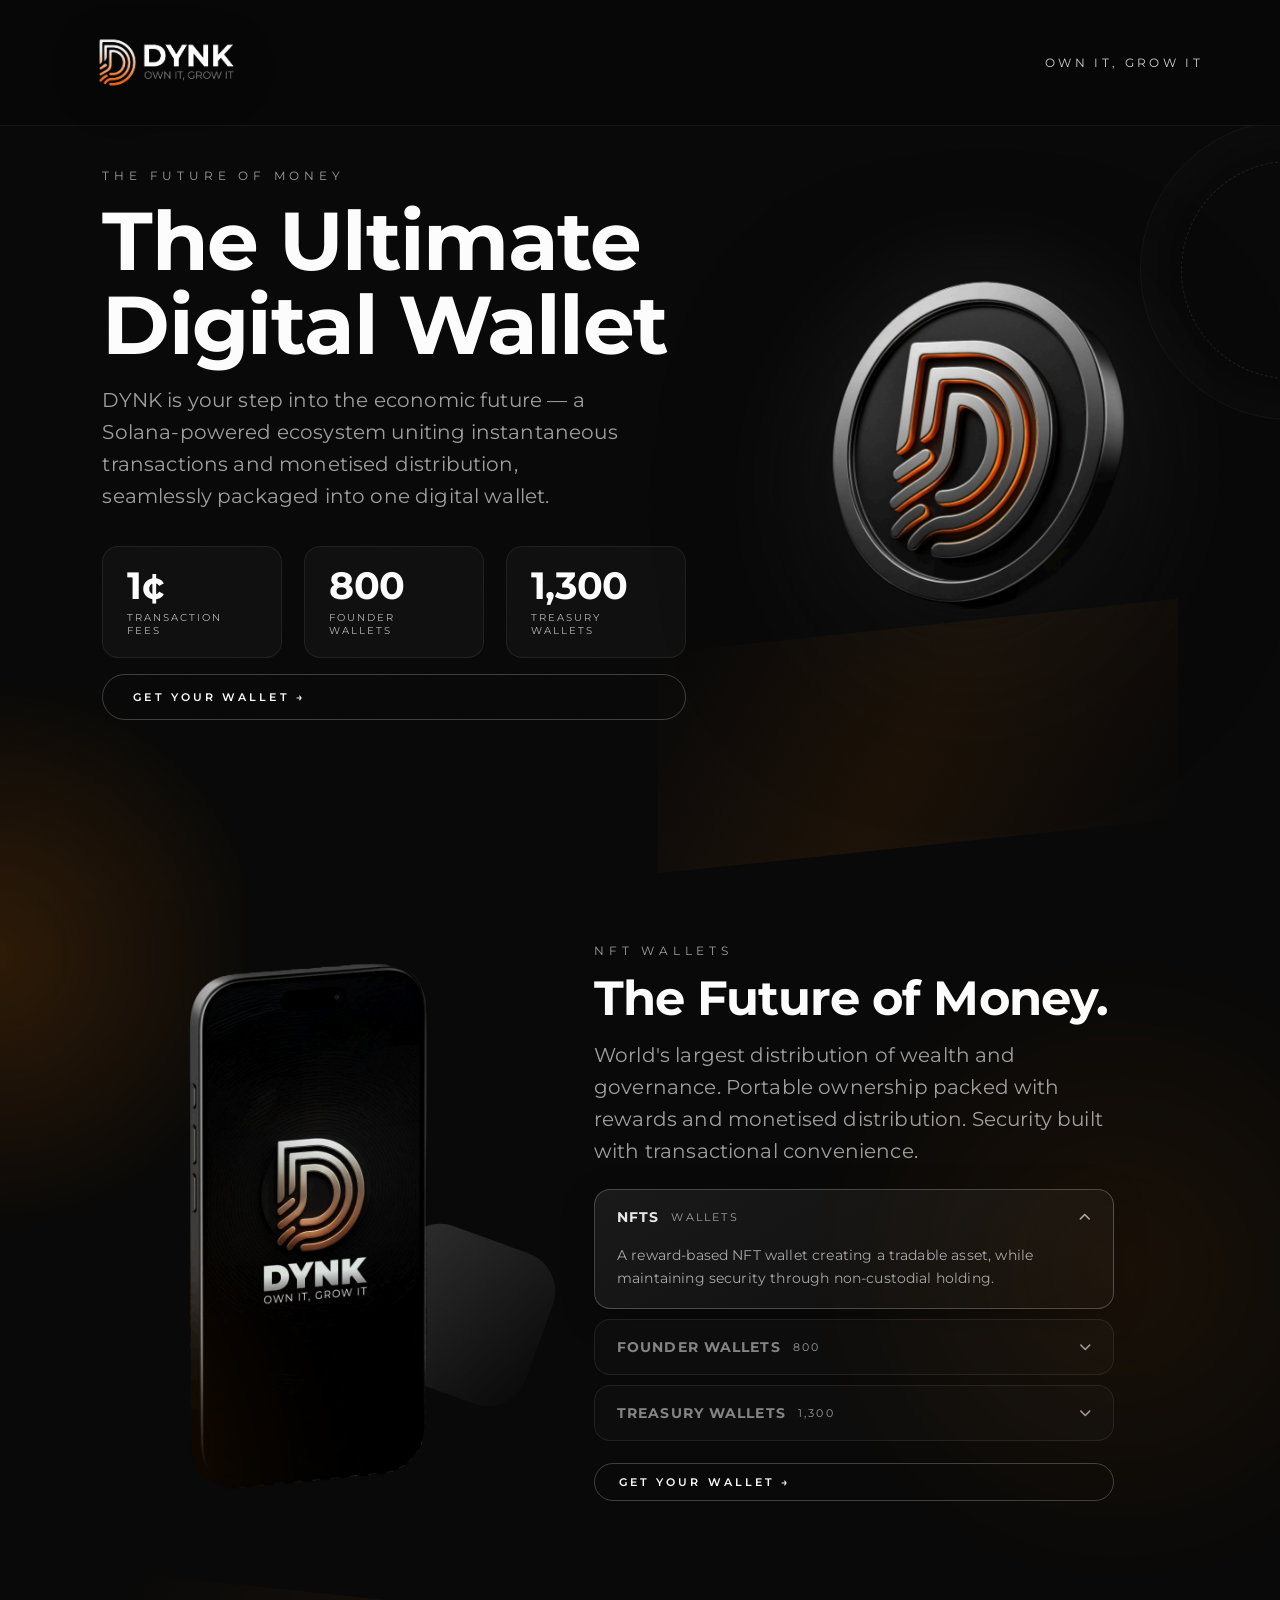
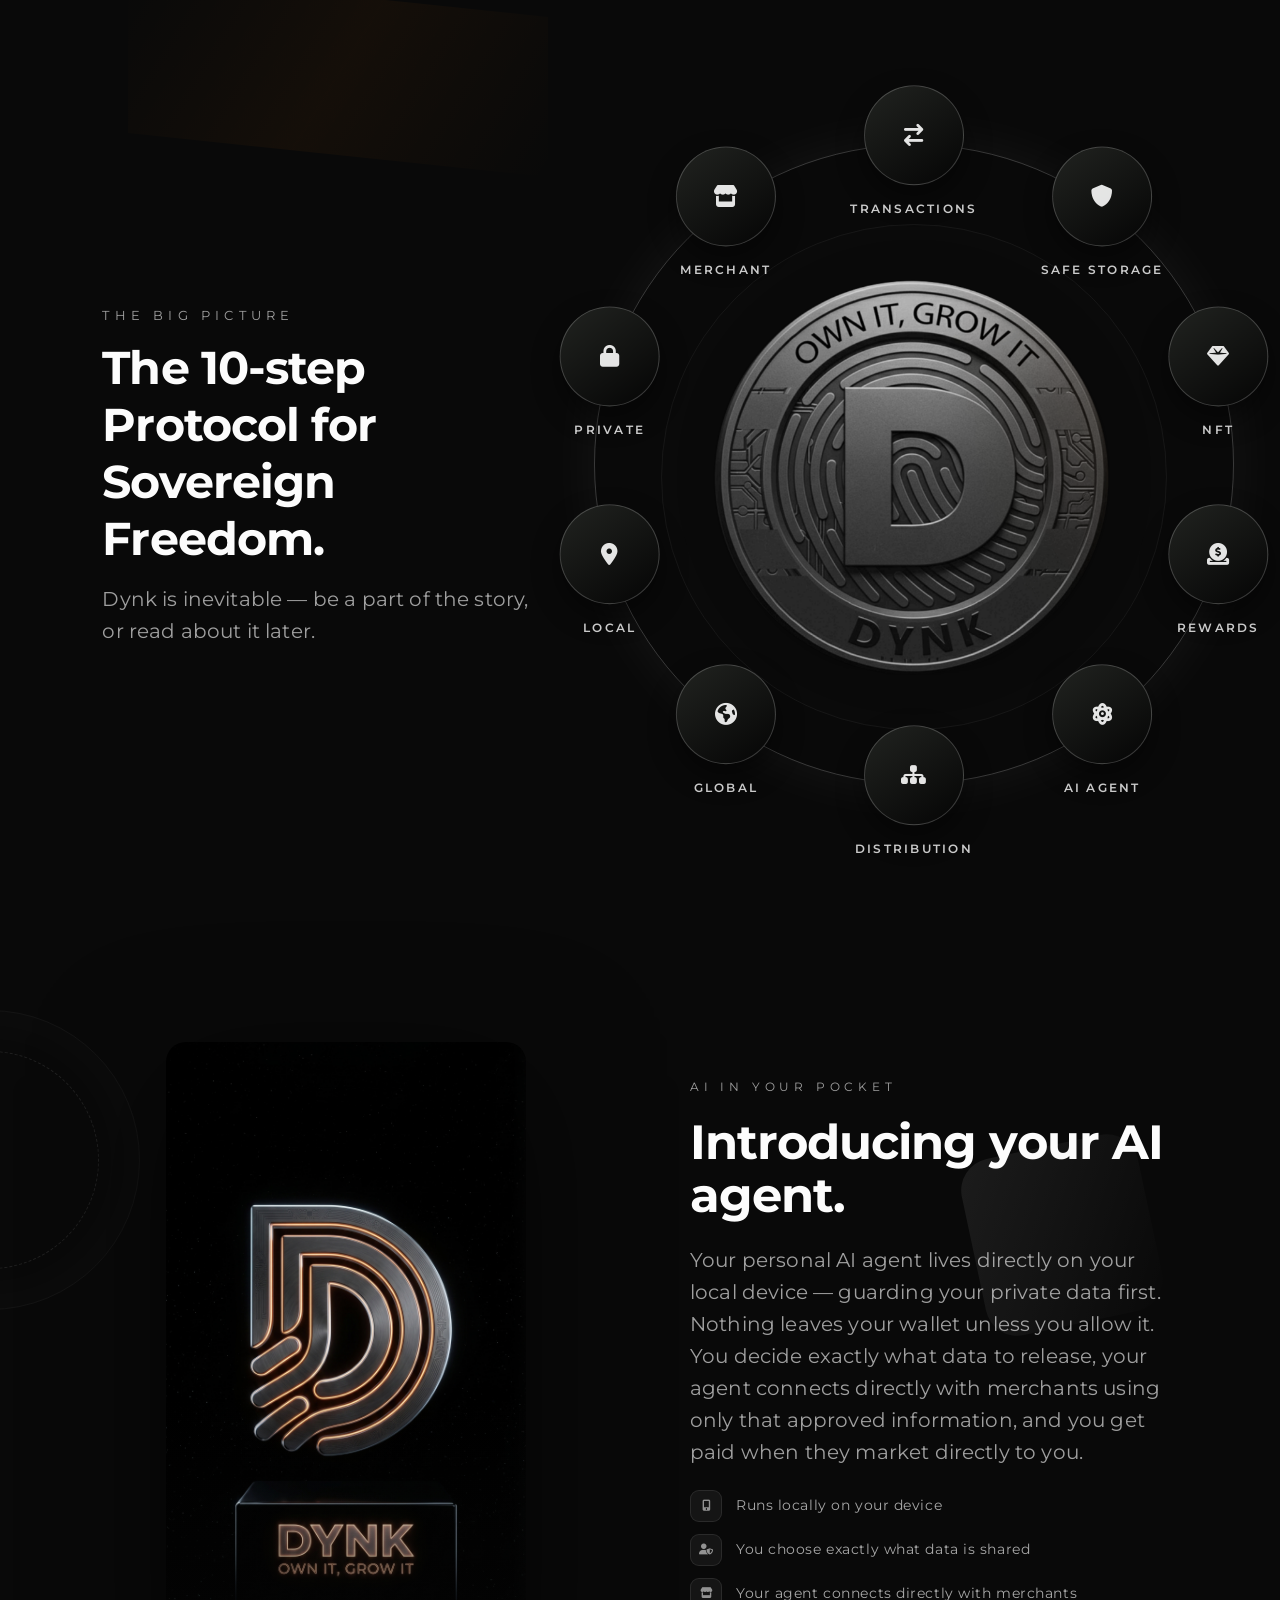
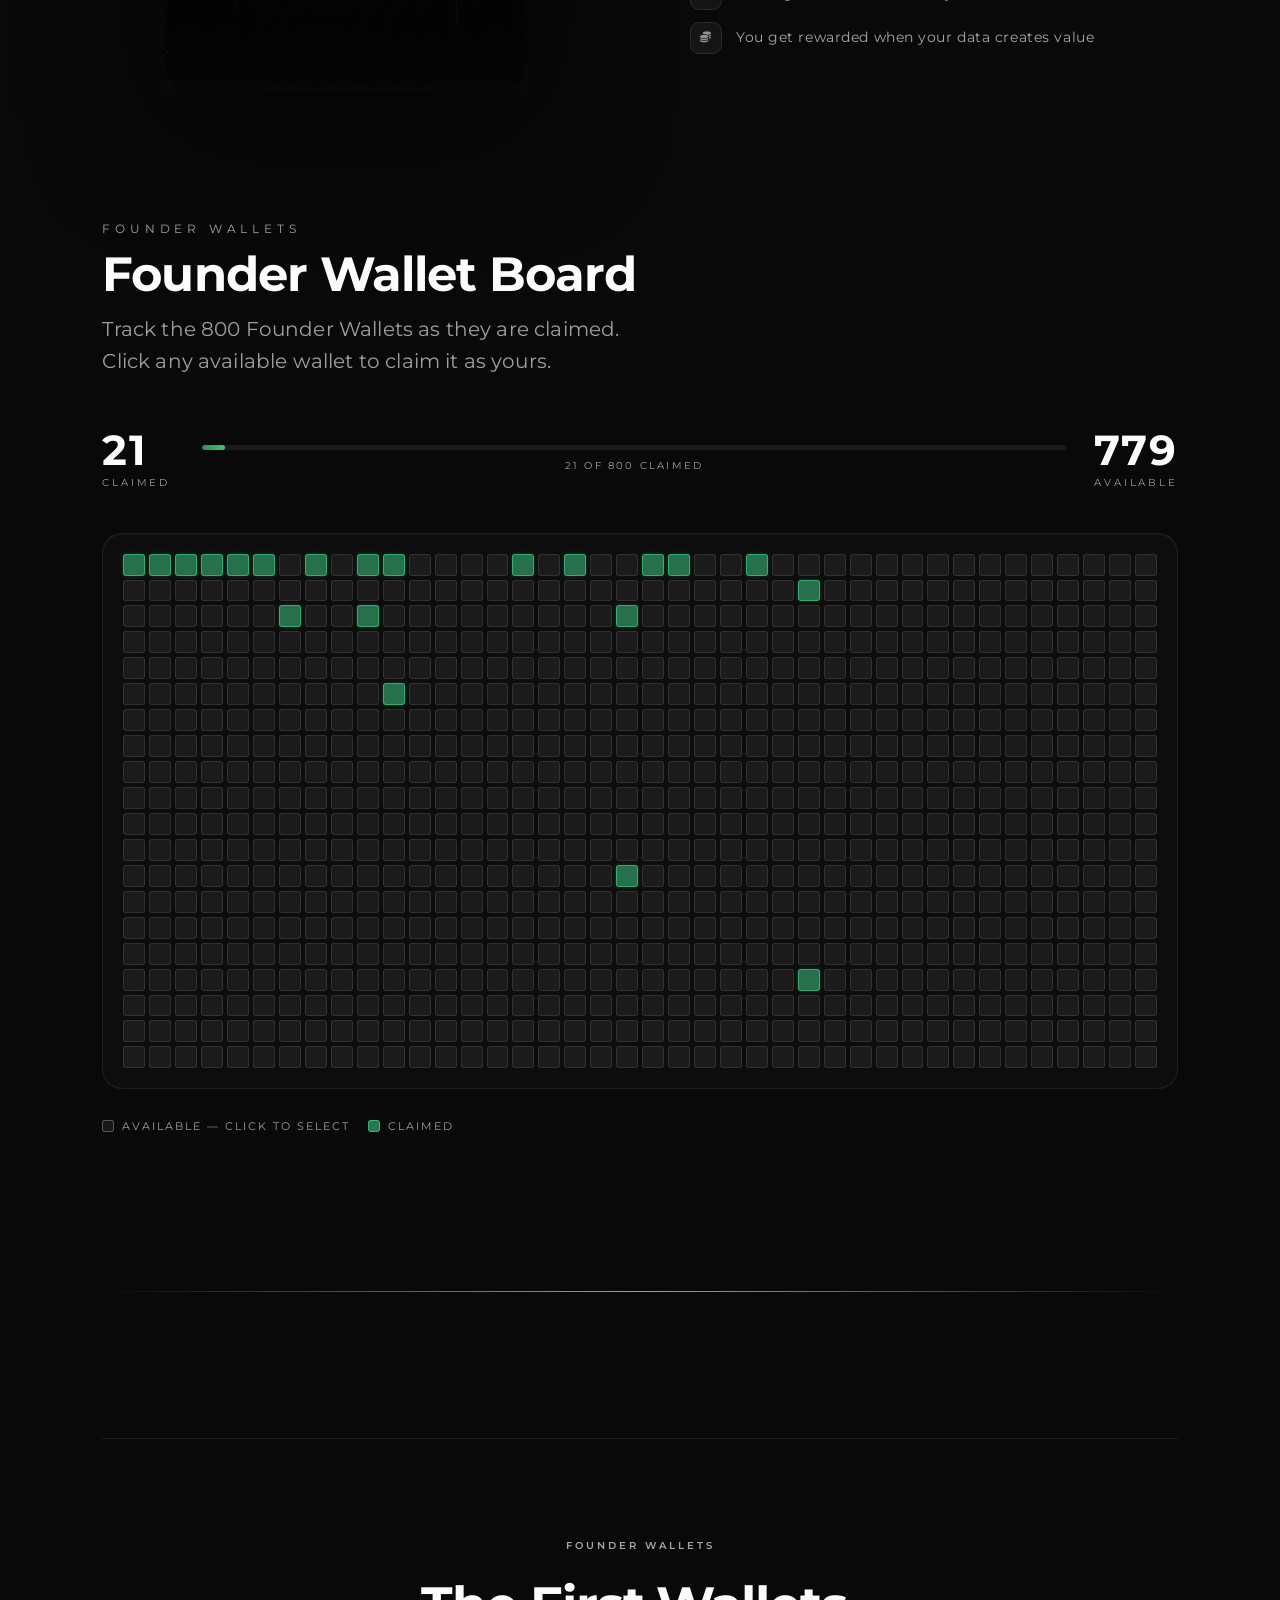
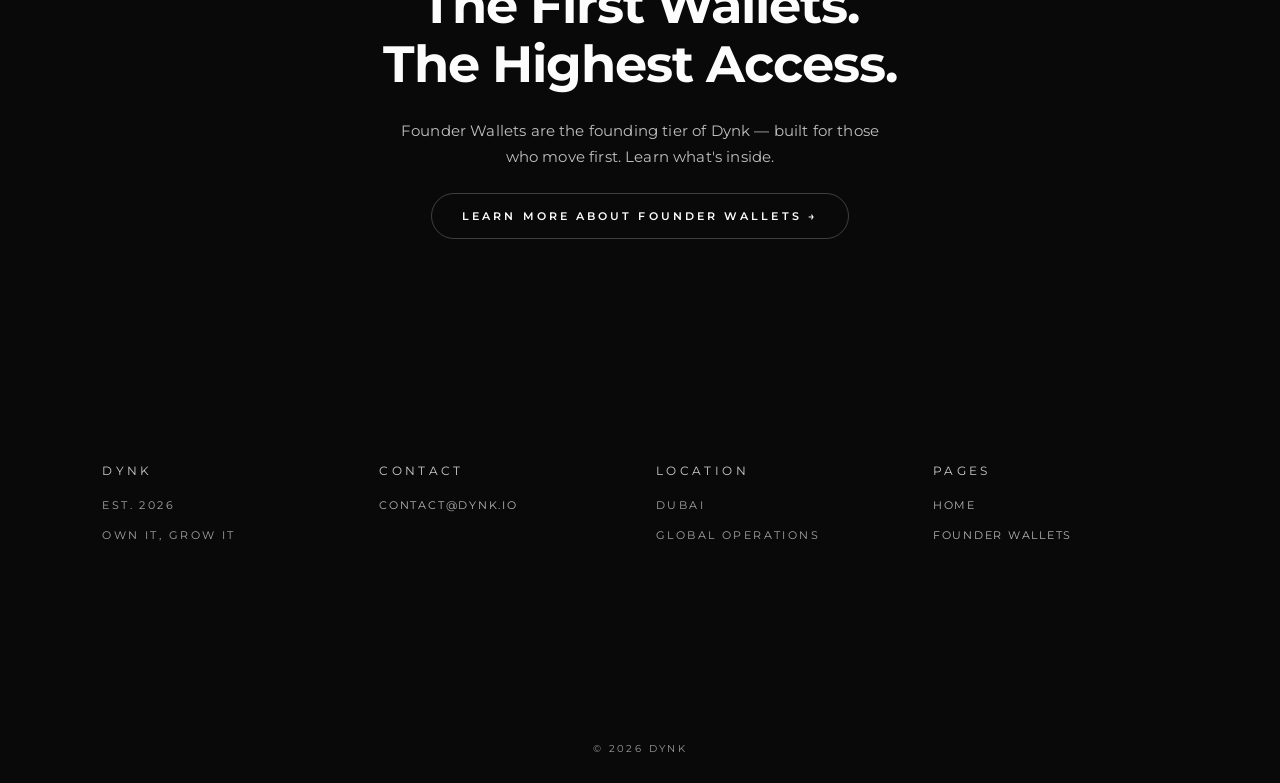
<file: index.html>
<!doctype html>
<html lang="en">
  <head>
    <meta charset="UTF-8" />
    <meta name="viewport" content="width=device-width, initial-scale=1.0" />
    <meta name="format-detection" content="telephone=no" />
    <title>DYNK — The Ultimate Solana-Powered Digital Wallet</title>
    <meta name="description" content="DYNK is a Solana-powered digital wallet ecosystem offering NFT wallets, AI agents, 1¢ transactions, and monetised distribution. Claim one of 800 Founder Wallets today." />

    <!-- Canonical -->
    <link rel="canonical" href="https://dynk.io/" />

    <!-- Open Graph -->
    <meta property="og:type" content="website" />
    <meta property="og:url" content="https://dynk.io/" />
    <meta property="og:title" content="DYNK — The Ultimate Solana-Powered Digital Wallet" />
    <meta property="og:description" content="DYNK is a Solana-powered digital wallet ecosystem offering NFT wallets, AI agents, 1¢ transactions, and monetised distribution. Claim one of 800 Founder Wallets today." />
    <meta property="og:image" content="https://dynk.io/media/images/coin2.png" />
    <meta property="og:site_name" content="DYNK" />
    <meta property="og:locale" content="en_US" />

    <!-- Twitter Card -->
    <meta name="twitter:card" content="summary_large_image" />
    <meta name="twitter:title" content="DYNK — The Ultimate Solana-Powered Digital Wallet" />
    <meta name="twitter:description" content="DYNK is a Solana-powered digital wallet ecosystem offering NFT wallets, AI agents, 1¢ transactions, and monetised distribution. Claim one of 800 Founder Wallets today." />
    <meta name="twitter:image" content="https://dynk.io/media/images/coin2.png" />

    <meta name="robots" content="index, follow" />

    <link rel="icon" type="image/png" href="media/images/icon.png" />
    <link rel="preconnect" href="https://fonts.googleapis.com" />
    <link rel="preconnect" href="https://fonts.gstatic.com" crossorigin />
    <link rel="preload" as="image" href="media/images/coin2.png" />
    <link rel="stylesheet" href="https://cdnjs.cloudflare.com/ajax/libs/font-awesome/6.5.2/css/all.min.css" />
    <link href="https://fonts.googleapis.com/css2?family=Montserrat:wght@300;400;500;600;700;800&display=swap" rel="stylesheet" />
    <!-- Styles: base → layout → components (load order matters) -->
    <link rel="stylesheet" href="styles/base.css" />
    <link rel="stylesheet" href="styles/layout.css" />
    <link rel="stylesheet" href="styles/components.css" />

    <!-- Structured Data -->
    <script type="application/ld+json">
    {
      "@context": "https://schema.org",
      "@graph": [
        {
          "@type": "Organization",
          "name": "DYNK",
          "url": "https://dynk.io",
          "logo": "https://dynk.io/media/images/icon.png",
          "foundingDate": "2026",
          "description": "DYNK is a Solana-powered digital wallet ecosystem uniting NFT wallets, AI agents, instant 1¢ transactions, and monetised distribution.",
          "contactPoint": {
            "@type": "ContactPoint",
            "email": "contact@dynk.io",
            "contactType": "customer support"
          },
          "address": {
            "@type": "PostalAddress",
            "addressLocality": "Dubai",
            "addressCountry": "AE"
          }
        },
        {
          "@type": "WebSite",
          "name": "DYNK",
          "url": "https://dynk.io"
        },
        {
          "@type": "WebPage",
          "url": "https://dynk.io/",
          "name": "DYNK — The Ultimate Solana-Powered Digital Wallet",
          "description": "DYNK is a Solana-powered digital wallet ecosystem offering NFT wallets, AI agents, 1¢ transactions, and monetised distribution. Claim one of 800 Founder Wallets today.",
          "isPartOf": { "@id": "https://dynk.io" }
        }
      ]
    }
    </script>
  </head>
  <body>

    <!-- SITE INTRO OVERLAY -->
    <div class="site-intro" id="siteIntro" style="display:none" aria-hidden="true">
      <div class="site-intro-content">
        <span class="site-intro-eyebrow">Introducing</span>
        <img class="site-intro-wordmark" src="media/images/DYNK.png" alt="DYNK" />
        <span class="site-intro-tag">The Future of Money</span>
        <div class="site-intro-bar"><div class="site-intro-fill" id="siteIntroFill"></div></div>
      </div>
    </div>

    <!-- AMBIENT: Grain texture overlays -->
    <div class="grain" aria-hidden="true"></div>
    <div class="grain pos2" aria-hidden="true"></div>

    <!-- SECTION: HEADER START -->
    <header class="reveal">
      <div class="logo">
        <img class="logo-img" src="media/images/DYNK.png" alt="DYNK logo" />
      </div>
      <nav class="nav" aria-label="Main navigation">
        <span>Own it, Grow it</span>
      </nav>
    </header>
    <!-- SECTION: HEADER END -->

    <main>

      <!-- SECTION: HERO START -->
      <section class="hero-wrap reveal delay-1">
        <div class="hero">
          <div class="eyebrow">The future of money</div>
          <h1>The Ultimate Digital Wallet</h1>
          <p class="lead">
            DYNK is your step into the economic future — a Solana-powered ecosystem uniting instantaneous transactions and monetised distribution, seamlessly packaged into one digital wallet.
          </p>
          <div class="stats">
            <div class="stat">
              <strong>1¢</strong>
              <span>Transaction fees</span>
            </div>
            <div class="stat">
              <strong>800</strong>
              <span>Founder Wallets</span>
            </div>
            <div class="stat">
              <strong>1,300</strong>
              <span>Treasury wallets</span>
            </div>
          </div>
          <a class="cta" href="founder-wallets.html">Get Your Wallet →</a>
        </div>
        <div class="hero-media">
          <img src="media/images/coin2.png" alt="DYNK coin" fetchpriority="high" />
        </div>
      </section>
      <!-- SECTION: HERO END -->

      <!-- SECTION: SHOWCASE (NFT Wallets) START -->
      <section class="showcase reveal delay-2">
        <div class="hero-media phone-media">
          <img src="media/images/phone.png" alt="DYNK wallet on phone" loading="lazy" />
        </div>
        <div class="showcase-copy">
          <div class="showcase-kicker">NFT wallets</div>
          <h2 class="showcase-title">The Future of Money.</h2>
          <p class="lead no-margin">
            World's largest distribution of wealth and governance. Portable ownership packed with rewards and monetised distribution. Security built with transactional convenience.
          </p>

          <!-- NFT Accordion -->
          <div class="nft-accordion" data-nft-accordion>
            <div class="nft-item is-open">
              <button class="nft-toggle" aria-expanded="true">
                <div class="nft-toggle-inner">
                  <h3>NFTs</h3>
                  <span class="scroll-card-tag">Wallets</span>
                </div>
                <i class="fas fa-chevron-down nft-chevron" aria-hidden="true"></i>
              </button>
              <div class="nft-panel" aria-hidden="false">
                <p>A reward-based NFT wallet creating a tradable asset, while maintaining security through non-custodial holding.</p>
              </div>
            </div>

            <div class="nft-item">
              <button class="nft-toggle" aria-expanded="false">
                <div class="nft-toggle-inner">
                  <h3>Founder wallets</h3>
                  <span class="scroll-card-tag">800</span>
                </div>
                <i class="fas fa-chevron-down nft-chevron" aria-hidden="true"></i>
              </button>
              <div class="nft-panel" aria-hidden="true">
                <p>The unique opportunity to be part of the DYNK founder team — acquire one of the first 800 wallets numbered 0001–0800. Founder wallets come packed with 10,000 DYNK, governance perks, and life long rewards as the network grows. Every treasury wallet will be linked back to a specific Founder Wallet.</p>
              </div>
            </div>

            <div class="nft-item">
              <button class="nft-toggle" aria-expanded="false">
                <div class="nft-toggle-inner">
                  <h3>Treasury wallets</h3>
                  <span class="scroll-card-tag">1,300</span>
                </div>
                <i class="fas fa-chevron-down nft-chevron" aria-hidden="true"></i>
              </button>
              <div class="nft-panel" aria-hidden="true">
                <p>Treasury wallets come with different amounts of DYNK, users compete to reach the 10,000 DYNK threshold to upgrade their wallet, unlocking founder status. Perks and rewards also come to users they choose to stay as a treasury member.</p>
              </div>
            </div>
          </div>
          <!-- /NFT Accordion -->

          <a class="cta cta--sm" href="founder-wallets.html">Get Your Wallet →</a>
        </div>
      </section>
      <!-- SECTION: SHOWCASE END -->

      <!-- SECTION: PROTOCOL CIRCLE START -->
      <section class="circle-section reveal delay-2">
        <div class="circle-copy">
          <div class="circle-sub">The Big Picture</div>
          <h2 class="circle-title">The 10-step Protocol for Sovereign Freedom.</h2>
          <p class="lead">
            Dynk is inevitable — be a part of the story, or read about it later.
          </p>
          <div class="circle-list">
            <div class="circle-card">
              <h3>Transactions</h3>
              <p>Dynk offers 1c transaction fees</p>
            </div>
            <div class="circle-card">
              <h3>Safe Storage</h3>
              <p>Vaulted custody with discrete access tiers.</p>
            </div>
            <div class="circle-card">
              <h3>NFT</h3>
              <p>Gallery-grade custody for high-value collectibles.</p>
            </div>
            <div class="circle-card">
              <h3>Rewards</h3>
              <p>Programmatic incentives with predictable yield.</p>
            </div>
            <div class="circle-card">
              <h3>AI Agent</h3>
              <p>Personalized routing and quiet optimization.</p>
            </div>
            <div class="circle-card">
              <h3>Distribution</h3>
              <p>Private distribution rails with controlled visibility.</p>
            </div>
            <div class="circle-card">
              <h3>Global</h3>
              <p>Borderless reach with local compliance layers.</p>
            </div>
            <div class="circle-card">
              <h3>Local</h3>
              <p>Localized rails for immediate in-market transfer.</p>
            </div>
            <div class="circle-card">
              <h3>Private</h3>
              <p>Privacy-first flows with minimal footprint.</p>
            </div>
            <div class="circle-card">
              <h3>Merchant</h3>
              <p>Premium merchant rails with quiet reconciliation.</p>
            </div>
          </div>
        </div>

        <!-- Circle / Orbit visualization -->
        <div class="circle-shell">
          <div class="orbit" aria-hidden="true"></div>
          <div class="circle-ring" aria-hidden="true"></div>

          <div class="circle-center">
            <div class="circle-flip" id="circleFlip">
              <div class="circle-face front">
                <img src="media/images/darkCoin.png" alt="Dynk coin" loading="lazy" />
              </div>
              <div class="circle-face back">
                <div class="circle-back" id="circleBack">
                  <div class="circle-back-inner">
                    <h3 id="circleBackTitle">Protocol</h3>
                    <p id="circleBackText">A discreet layer in the Dynk architecture.</p>
                    <blockquote class="circle-quote" id="circleBackQuote">
                      "The key is to harness the benefits while managing the risks."
                    </blockquote>
                    <div class="circle-quote-meta" id="circleBackQuoteMeta">
                      Christine Lagarde - IMF 2018
                    </div>
                  </div>
                </div>
              </div>
            </div>
          </div>

          <!-- Orbit items — data attributes drive the flip card content -->
          <div class="circle-item" style="--i: 0"
            data-title="Transactions"
            data-text="All transactions on the Dynk network are capped at one cent"
            data-quote="Cheap stablecoin transactions continue to be one of the most important sources of large-scale value that crypto provides today."
            data-quote-meta="Vitalik Buterin - Co Founder Ethereum">
            <div class="circle-icon"><i class="fas fa-arrow-right-arrow-left"></i></div>
            <p class="circle-label">Transactions</p>
          </div>

          <div class="circle-item" style="--i: 1"
            data-title="Safe Storage"
            data-text="NFT non-custodial wallets ensures you have complete control of your own assets"
            data-quote="If its not about self custody, why even Crypto?"
            data-quote-meta="Pascal Gautheir - CEO of Ledger">
            <div class="circle-icon"><i class="fas fa-shield"></i></div>
            <p class="circle-label">Safe Storage</p>
          </div>

          <div class="circle-item" style="--i: 2"
            data-title="NFT"
            data-text="NFTs turn your wallet into tradable assets"
            data-quote="The possibilities of NFTs are endless, since they can be used to log ownership of any unique asset."
            data-quote-meta="Alex Atallah - Co-founder of OpenSea">
            <div class="circle-icon"><i class="fas fa-gem"></i></div>
            <p class="circle-label">NFT</p>
          </div>

          <div class="circle-item" style="--i: 3"
            data-title="Rewards"
            data-text="Transaction fees are distributed amongst the treasury"
            data-quote="billionaires might have capital, but creators have contextual influence. they're plugged into the hivemind. it's asymmetric as hell—attention is a currency that bypasses traditional status hierarchies."
            data-quote-meta="signüll - online creator">
            <div class="circle-icon"><i class="fas fa-circle-dollar-to-slot"></i></div>
            <p class="circle-label">Rewards</p>
          </div>

          <div class="circle-item" style="--i: 4"
            data-title="AI Agent"
            data-text="In the not so distant future, our lives will be organized by our AI agent which will be connected to your Dynk wallet"
            data-quote="The native currency for AI agents is going to be crypto"
            data-quote-meta="ChangPeng Zhao (CZ) - Former CEO of Binance">
            <div class="circle-icon"><i class="fas fa-atom"></i></div>
            <p class="circle-label">AI Agent</p>
          </div>

          <div class="circle-item" style="--i: 5"
            data-title="Distribution"
            data-text="A connected and rewarded network"
            data-quote="The future is already here – it's just not very evenly distributed."
            data-quote-meta="William Gibson - Godfather of Cyberpunk">
            <div class="circle-icon"><i class="fas fa-sitemap"></i></div>
            <p class="circle-label">Distribution</p>
          </div>

          <div class="circle-item" style="--i: 6"
            data-title="Global"
            data-text="Borderless reach with local compliance layers."
            data-quote="The existing fiat monetary order is breaking down... Fiat currencies and debt as a storehold of wealth are not being held by central banks in the same way they were in the recent past"
            data-quote-meta="Ray Dalio - Founder of Bridgewater Associates">
            <div class="circle-icon"><i class="fas fa-earth-americas"></i></div>
            <p class="circle-label">Global</p>
          </div>

          <div class="circle-item" style="--i: 7"
            data-title="Local"
            data-text="Spend and get rewarded at your local retailers"
            data-quote="The best customer service is if the customer doesn't need to call you, doesn't need to talk to you. It just works."
            data-quote-meta="Jeff Bezos - CEO Amazon">
            <div class="circle-icon"><i class="fas fa-location-dot"></i></div>
            <p class="circle-label">Local</p>
          </div>

          <div class="circle-item" style="--i: 8"
            data-title="Private"
            data-text="Privacy is secured through taking control over your own assets"
            data-quote="Not your keys, not your coins."
            data-quote-meta="Andreas M. Antonopoulos Bitcoin educator and Author">
            <div class="circle-icon"><i class="fas fa-lock"></i></div>
            <p class="circle-label">Private</p>
          </div>

          <div class="circle-item" style="--i: 9"
            data-title="Merchant"
            data-text="Allows merchants to engage directly with consumers to market and sell"
            data-quote="If you're a merchant over here in the shopping mall, every time somebody uses a credit card, you end up paying the credit card company 2%. You could drop that to almost zero by using Bitcoin or another crypto."
            data-quote-meta="Brian Armstrong - CEO of Coinbase">
            <div class="circle-icon"><i class="fas fa-store"></i></div>
            <p class="circle-label">Merchant</p>
          </div>
        </div>
        <!-- /Circle visualization -->

        <div class="circle-mobile-hint">Click on each to see more info</div>
      </section>
      <!-- SECTION: PROTOCOL CIRCLE END -->

      <!-- SECTION: AI AGENT START -->
      <section class="agent-section agent-section--static reveal delay-2">
        <div class="agent-video-col">
          <div class="agent-video-wrap">
            <img src="media/images/aiimage.png" alt="DYNK AI Agent" class="agent-static-img" loading="lazy" />
            <div class="agent-video-grad"></div>
          </div>
        </div>
        <div class="agent-copy-col agent-copy-col--static">
          <div class="agent-phase">
            <div class="showcase-kicker">AI in your pocket</div>
            <h2 class="showcase-title">Introducing your AI agent.</h2>
            <p class="lead no-margin">Your personal AI agent lives directly on your local device — guarding your private data first. Nothing leaves your wallet unless you allow it. You decide exactly what data to release, your agent connects directly with merchants using only that approved information, and you get paid when they market directly to you.</p>
            <ul class="agent-feat-list">
              <li>
                <span class="agent-feat-icon"><i class="fas fa-mobile-screen-button" aria-hidden="true"></i></span>
                Runs locally on your device
              </li>
              <li>
                <span class="agent-feat-icon"><i class="fas fa-user-shield" aria-hidden="true"></i></span>
                You choose exactly what data is shared
              </li>
              <li>
                <span class="agent-feat-icon"><i class="fas fa-store" aria-hidden="true"></i></span>
                Your agent connects directly with merchants
              </li>
              <li>
                <span class="agent-feat-icon"><i class="fas fa-coins" aria-hidden="true"></i></span>
                You get rewarded when your data creates value
              </li>
            </ul>
          </div>
        </div>
      </section>
      <!-- SECTION: AI AGENT END -->

     
      <!-- SECTION: DYNK CARDS END -->


      <!-- SECTION: FOUNDER BOARD START -->
      <section class="board-section reveal delay-3">
        <div class="board-header">
          <div class="showcase-kicker">Founder wallets</div>
          <h2 class="showcase-title">Founder Wallet Board</h2>
          <p class="lead no-margin">
            Track the 800 Founder Wallets as they are claimed. Click any available wallet to claim it as yours.
          </p>
        </div>

        <div class="board-stats-row">
          <div class="board-stat-big">
            <span class="board-stat-num" id="boardSoldCount">—</span>
            <span class="board-stat-label">Claimed</span>
          </div>
          <div class="board-progress-wrap">
            <div class="board-progress-bar">
              <div class="board-progress-fill" id="boardProgressFill"></div>
            </div>
            <div class="board-progress-label" id="boardProgressLabel"></div>
          </div>
          <div class="board-stat-big board-stat-right">
            <span class="board-stat-num" id="boardAvailCount">—</span>
            <span class="board-stat-label">Available</span>
          </div>
        </div>

        <div class="board-grid-wrap">
          <div class="board-grid-static" id="boardGridStatic"></div>
        </div>

        <div class="board-legend">
          <div class="board-legend-item">
            <span class="board-legend-swatch"></span> Available — click to select
          </div>
          <div class="board-legend-item">
            <span class="board-legend-swatch sold"></span> Claimed
          </div>
        </div>
      </section>
      <!-- SECTION: FOUNDER BOARD END -->

    

      <div class="divider"></div>

      <!-- SECTION: FOUNDER WALLET CTA START -->
      <section class="founder-cta-section reveal delay-3">
        <div class="founder-cta-inner">
          <div class="founder-cta-kicker">Founder Wallets</div>
          <h2 class="founder-cta-heading">The First Wallets.<br>The Highest Access.</h2>
          <p class="founder-cta-body">Founder Wallets are the founding tier of Dynk — built for those who move first. Learn what's inside.</p>
          <a class="cta" href="founder-wallets.html">Learn More About Founder Wallets →</a>
        </div>
      </section>
      <!-- SECTION: FOUNDER WALLET CTA END -->

      <!-- SECTION: FOOTER START -->
      <footer>
        <div class="footer-col">
          <div class="footer-title">Dynk</div>
          <span>Est. 2026</span>
          <span>Own it, Grow it</span>
        </div>
        <div class="footer-col">
          <div class="footer-title">Contact</div>
          <address style="font-style:normal">
            <a class="footer-link" href="mailto:contact@dynk.io">contact@dynk.io</a>
          </address>
        </div>
        <div class="footer-col">
          <div class="footer-title">Location</div>
          <span>Dubai</span>
          <span>Global Operations</span>
        </div>
        <div class="footer-col">
          <div class="footer-title">Pages</div>
          <a class="footer-link" href="index.html">Home</a>
          <a class="footer-link" href="founder-wallets.html">Founder Wallets</a>
        </div>
      </footer>
      <div class="footer-bottom">© 2026 Dynk</div>
      <!-- SECTION: FOOTER END -->

    </main>

    <!-- AMBIENT: Decorative orbit / glow elements (aria-hidden) -->
    <div class="orbit1" aria-hidden="true"></div>
    <div class="orbit1 pos1" aria-hidden="true"></div>
    <div class="pulse" aria-hidden="true"></div>
    <div class="pulse pos2" aria-hidden="true"></div>
    <div class="pulse pos3" aria-hidden="true"></div>
    <div class="lux-glow" aria-hidden="true"></div>
    <div class="lux-glow pos2" aria-hidden="true"></div>
    <div class="lux-glow pos1" aria-hidden="true"></div>
    <div class="lux-sheen" aria-hidden="true"></div>
    <div class="lux-sheen pos2" aria-hidden="true"></div>

    <!-- MODALS START -->

    <!-- MODAL: Showcase / NFT wallets -->
    <div class="modal" data-modal aria-hidden="true">
      <div class="modal-card" role="dialog" aria-modal="true" aria-labelledby="modalTitle">
        <button class="modal-close" type="button" data-modal-close aria-label="Close">
          <i class="fa-solid fa-xmark" aria-hidden="true"></i>
        </button>
        <div class="modal-kicker">NFT wallets</div>
        <h3 id="modalTitle">The Future of Money.</h3>
        <p>One view for collectors. One currency for motion. One rail that keeps everything quiet.</p>
        <ul class="modal-list">
          <li>Snapshot vaults <span>Encrypted</span></li>
          <li>Currency rails <span>Instant</span></li>
          <li>Private transfers <span>Silent</span></li>
        </ul>
      </div>
    </div>

    <!-- MODAL: Protocol circle (mobile) -->
    <div class="modal circle-modal" data-circle-modal aria-hidden="true">
      <div class="modal-card" role="dialog" aria-modal="true" aria-labelledby="circleModalTitle">
        <button class="modal-close" type="button" data-circle-modal-close aria-label="Close">
          <i class="fa-solid fa-xmark" aria-hidden="true"></i>
        </button>
        <div class="modal-kicker">Protocol</div>
        <h3 id="circleModalTitle">Protocol</h3>
        <p id="circleModalText">A discreet layer in the Dynk architecture.</p>
        <blockquote class="circle-quote" id="circleModalQuote">
          "The key is to harness the benefits while managing the risks."
        </blockquote>
        <div class="circle-quote-meta" id="circleModalMeta">
          Christine Lagarde - IMF 2018
        </div>
      </div>
    </div>

    <!-- MODAL: Wallet claim -->
    <div class="modal wallet-modal" data-wallet-modal-dialog aria-hidden="true">
      <div class="modal-card" role="dialog" aria-modal="true" aria-labelledby="walletModalTitle">
        <button class="modal-close" type="button" data-wallet-modal-close aria-label="Close">
          <i class="fa-solid fa-xmark" aria-hidden="true"></i>
        </button>
        <div class="modal-kicker">Founder wallets</div>
        <h3 id="walletModalTitle">Applications Now Open</h3>
        <p>We are currently taking applications to acquire Founder Wallets. If you want to be a part of the future, reach us at contact@dynk.io.</p>
        <a class="modal-email" href="mailto:contact@dynk.io">contact@dynk.io</a>
      </div>
    </div>

    <!-- MODALS END -->

    <script src="main.js"></script>
  </body>
</html>
</file>
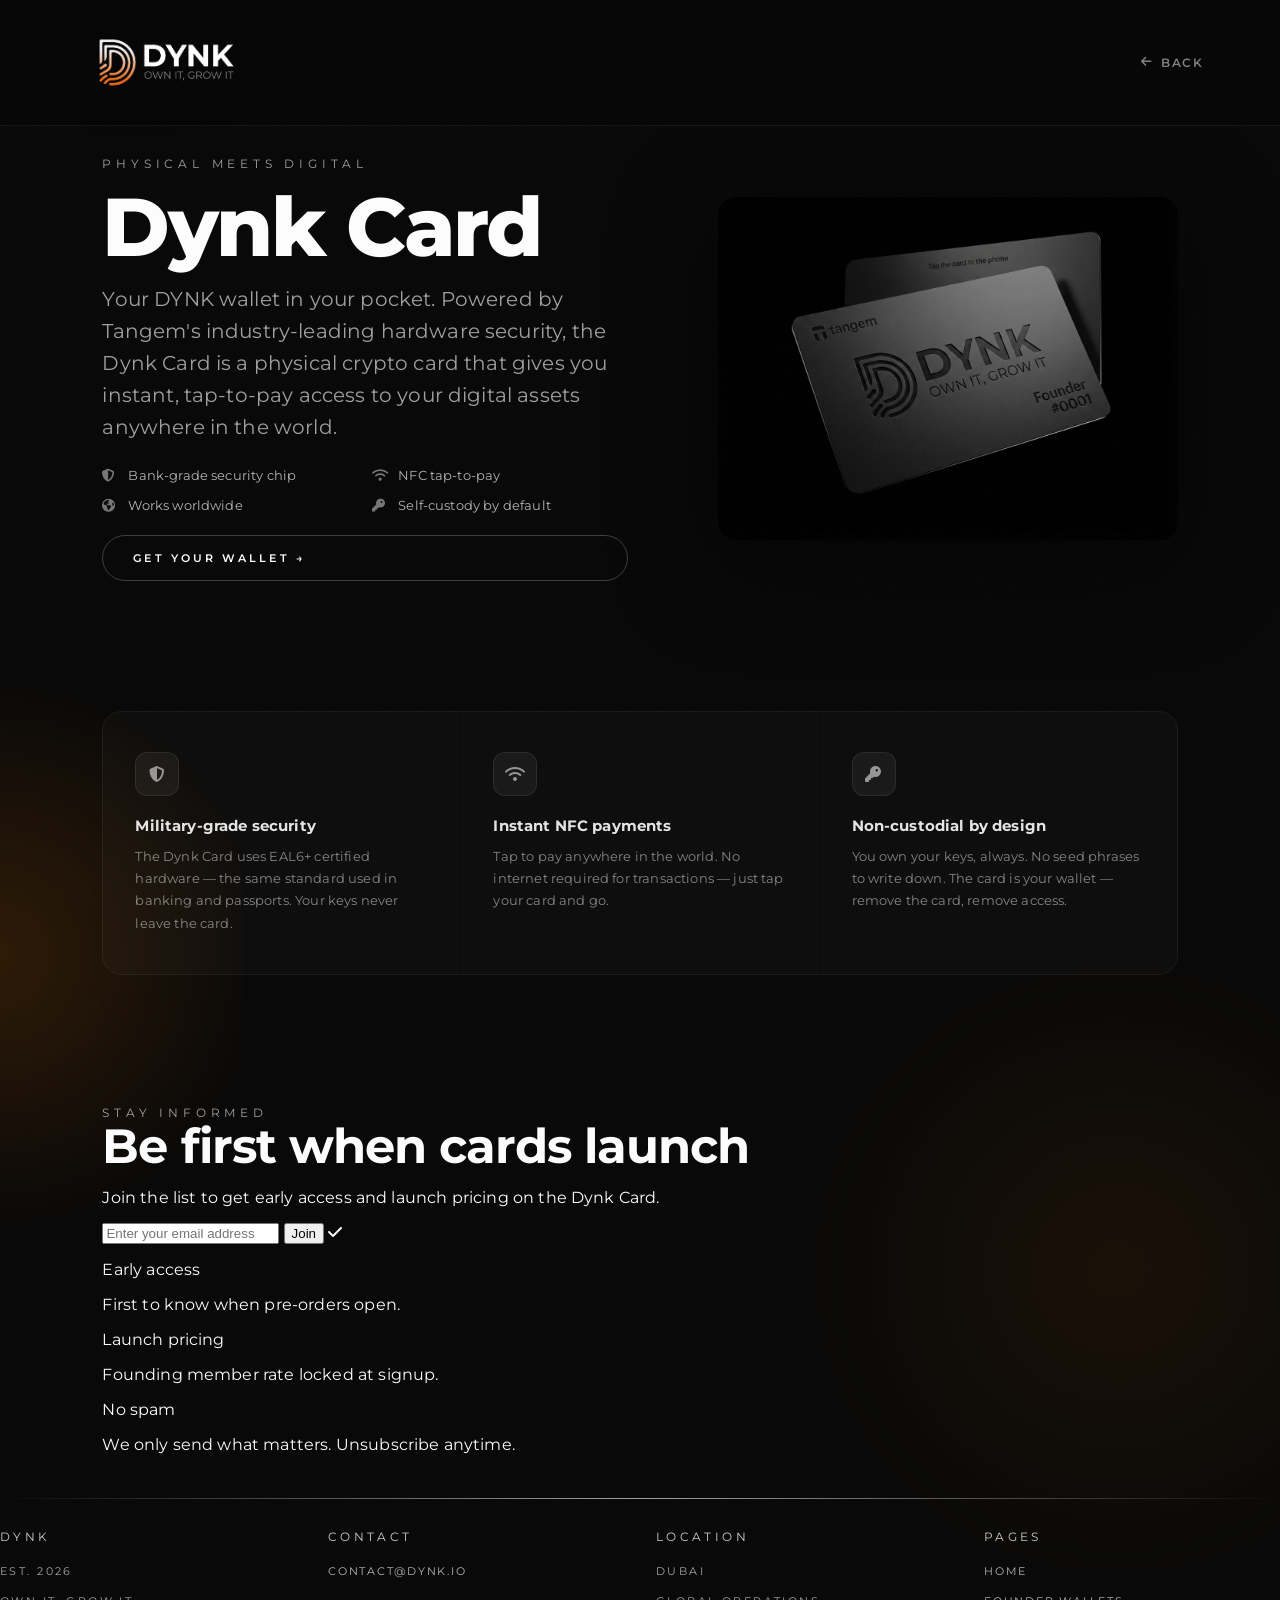
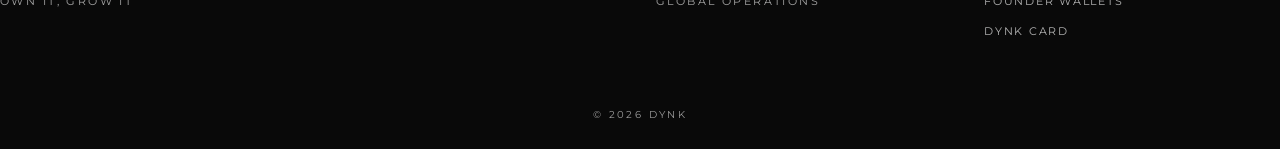
<file: dynk-card.html>
<!doctype html>
<html lang="en">
  <head>
    <meta charset="UTF-8" />
    <meta name="viewport" content="width=device-width, initial-scale=1.0" />
    <meta name="format-detection" content="telephone=no" />
    <title>Dynk Card — Physical Crypto Card with NFC Tap-to-Pay | DYNK</title>
    <meta name="description" content="The Dynk Card is a physical crypto card powered by EAL6+ hardware security. Tap-to-pay anywhere in the world, self-custody by default, backed by your DYNK Solana wallet." />

    <!-- Canonical -->
    <link rel="canonical" href="https://dynk.io/dynk-card.html" />

    <!-- Open Graph -->
    <meta property="og:type" content="website" />
    <meta property="og:url" content="https://dynk.io/dynk-card.html" />
    <meta property="og:title" content="Dynk Card — Physical Crypto Card with NFC Tap-to-Pay | DYNK" />
    <meta property="og:description" content="The Dynk Card is a physical crypto card powered by EAL6+ hardware security. Tap-to-pay anywhere in the world, self-custody by default, backed by your DYNK Solana wallet." />
    <meta property="og:image" content="https://dynk.io/media/images/card.png" />
    <meta property="og:site_name" content="DYNK" />
    <meta property="og:locale" content="en_US" />

    <!-- Twitter Card -->
    <meta name="twitter:card" content="summary_large_image" />
    <meta name="twitter:title" content="Dynk Card — Physical Crypto Card with NFC Tap-to-Pay | DYNK" />
    <meta name="twitter:description" content="The Dynk Card is a physical crypto card powered by EAL6+ hardware security. Tap-to-pay anywhere in the world, self-custody by default, backed by your DYNK Solana wallet." />
    <meta name="twitter:image" content="https://dynk.io/media/images/card.png" />

    <meta name="robots" content="index, follow" />

    <link rel="icon" type="image/png" href="media/images/icon.png" />
    <link rel="preconnect" href="https://fonts.googleapis.com" />
    <link rel="preconnect" href="https://fonts.gstatic.com" crossorigin />
    <link rel="preload" as="image" href="media/images/card.png" />
    <link rel="stylesheet" href="https://cdnjs.cloudflare.com/ajax/libs/font-awesome/6.5.2/css/all.min.css" />
    <link href="https://fonts.googleapis.com/css2?family=Montserrat:wght@300;400;500;600;700;800&display=swap" rel="stylesheet" />
    <link rel="stylesheet" href="styles/base.css" />
    <link rel="stylesheet" href="styles/layout.css" />
    <link rel="stylesheet" href="styles/components.css" />

    <!-- Structured Data -->
    <script type="application/ld+json">
    {
      "@context": "https://schema.org",
      "@graph": [
        {
          "@type": "WebPage",
          "url": "https://dynk.io/dynk-card.html",
          "name": "Dynk Card — Physical Crypto Card with NFC Tap-to-Pay | DYNK",
          "description": "The Dynk Card is a physical crypto card powered by EAL6+ hardware security. Tap-to-pay anywhere in the world, self-custody by default, backed by your DYNK Solana wallet.",
          "isPartOf": { "@id": "https://dynk.io" },
          "breadcrumb": {
            "@type": "BreadcrumbList",
            "itemListElement": [
              { "@type": "ListItem", "position": 1, "name": "Home", "item": "https://dynk.io/" },
              { "@type": "ListItem", "position": 2, "name": "Dynk Card", "item": "https://dynk.io/dynk-card.html" }
            ]
          }
        },
        {
          "@type": "Product",
          "name": "Dynk Card",
          "description": "A physical crypto card powered by EAL6+ certified hardware security. NFC tap-to-pay, non-custodial by design, works worldwide, backed by your DYNK Solana wallet.",
          "brand": { "@type": "Brand", "name": "DYNK" },
          "image": "https://dynk.io/media/images/card.png",
          "offers": {
            "@type": "Offer",
            "availability": "https://schema.org/PreOrder",
            "url": "https://dynk.io/dynk-card.html"
          }
        }
      ]
    }
    </script>
  </head>
  <body>

    <!-- AMBIENT: Grain texture overlays -->
    <div class="grain" aria-hidden="true"></div>
    <div class="grain pos2" aria-hidden="true"></div>

    <header class="reveal">
      <div class="logo">
        <a href="index.html">
          <img class="logo-img" src="media/images/DYNK.png" alt="DYNK logo" />
        </a>
      </div>
      <nav class="nav" aria-label="Main navigation">
        <a href="index.html" style="display:flex;align-items:center;gap:8px;font-size:12px;letter-spacing:0.12em;text-transform:uppercase;font-weight:600;color:rgba(252,252,252,0.5);text-decoration:none;transition:color 0.2s;" onmouseover="this.style.color='rgba(252,252,252,0.9)'" onmouseout="this.style.color='rgba(252,252,252,0.5)'">
          <i class="fas fa-arrow-left" aria-hidden="true"></i> Back
        </a>
      </nav>
    </header>

    <main>

      <!-- HERO -->
      <section class="dynk-cards-section reveal delay-1">
        <div class="dynk-cards-inner">
          <div class="dynk-cards-copy">
            <div class="eyebrow">Physical meets digital</div>
            <h1 style="margin:0;font-size:clamp(40px,7vw,82px);font-weight:800;letter-spacing:-0.03em;line-height:1.03;">Dynk Card</h1>
            <p class="lead">Your DYNK wallet in your pocket. Powered by Tangem's industry-leading hardware security, the Dynk Card is a physical crypto card that gives you instant, tap-to-pay access to your digital assets anywhere in the world.</p>
            <div class="dynk-cards-features">
              <div class="dynk-card-feat">
                <i class="fas fa-shield-halved" aria-hidden="true"></i>
                <span>Bank-grade security chip</span>
              </div>
              <div class="dynk-card-feat">
                <i class="fas fa-wifi" aria-hidden="true"></i>
                <span>NFC tap-to-pay</span>
              </div>
              <div class="dynk-card-feat">
                <i class="fas fa-earth-americas" aria-hidden="true"></i>
                <span>Works worldwide</span>
              </div>
              <div class="dynk-card-feat">
                <i class="fas fa-key" aria-hidden="true"></i>
                <span>Self-custody by default</span>
              </div>
            </div>
            <a class="cta" href="founder-wallets.html" style="margin-top:8px;">Get Your Wallet →</a>
          </div>
          <div class="dynk-cards-visual">
            <img src="media/images/card.png" alt="Dynk Card — physical NFC crypto card" class="dynk-card-img" fetchpriority="high" />
          </div>
        </div>
      </section>

      <!-- DETAIL CARDS -->
      <section class="reveal delay-2" style="max-width:1100px;margin:0 auto;width:100%;">
        <div style="display:grid;grid-template-columns:repeat(auto-fit,minmax(260px,1fr));gap:1px;border-radius:20px;overflow:hidden;border:1px solid rgba(252,252,252,0.08);">
          <div class="dynk-detail-card" style="padding:40px 32px;background:rgba(252,252,252,0.025);">
            <div style="width:44px;height:44px;border-radius:12px;background:rgba(252,252,252,0.05);border:1px solid rgba(252,252,252,0.08);display:flex;align-items:center;justify-content:center;color:rgba(252,252,252,0.55);font-size:16px;margin-bottom:20px;"><i class="fas fa-shield-halved"></i></div>
            <h3 style="margin:0 0 10px;font-size:15px;font-weight:700;letter-spacing:0.01em;color:rgba(252,252,252,0.9);">Military-grade security</h3>
            <p style="margin:0;font-size:13px;line-height:1.7;color:rgba(252,252,252,0.5);">The Dynk Card uses EAL6+ certified hardware — the same standard used in banking and passports. Your keys never leave the card.</p>
          </div>
          <div style="padding:40px 32px;background:rgba(252,252,252,0.025);">
            <div style="width:44px;height:44px;border-radius:12px;background:rgba(252,252,252,0.05);border:1px solid rgba(252,252,252,0.08);display:flex;align-items:center;justify-content:center;color:rgba(252,252,252,0.55);font-size:16px;margin-bottom:20px;"><i class="fas fa-wifi"></i></div>
            <h3 style="margin:0 0 10px;font-size:15px;font-weight:700;letter-spacing:0.01em;color:rgba(252,252,252,0.9);">Instant NFC payments</h3>
            <p style="margin:0;font-size:13px;line-height:1.7;color:rgba(252,252,252,0.5);">Tap to pay anywhere in the world. No internet required for transactions — just tap your card and go.</p>
          </div>
          <div style="padding:40px 32px;background:rgba(252,252,252,0.025);">
            <div style="width:44px;height:44px;border-radius:12px;background:rgba(252,252,252,0.05);border:1px solid rgba(252,252,252,0.08);display:flex;align-items:center;justify-content:center;color:rgba(252,252,252,0.55);font-size:16px;margin-bottom:20px;"><i class="fas fa-key"></i></div>
            <h3 style="margin:0 0 10px;font-size:15px;font-weight:700;letter-spacing:0.01em;color:rgba(252,252,252,0.9);">Non-custodial by design</h3>
            <p style="margin:0;font-size:13px;line-height:1.7;color:rgba(252,252,252,0.5);">You own your keys, always. No seed phrases to write down. The card is your wallet — remove the card, remove access.</p>
          </div>
        </div>
      </section>

      <!-- MAILING -->
      <section class="mailing-section reveal delay-3" aria-labelledby="cardMailingTitle">
        <div class="mailing-shell">
          <div class="mailing-copy">
            <div class="showcase-kicker">Stay informed</div>
            <h2 class="showcase-title" id="cardMailingTitle">Be first when cards launch</h2>
            <p class="mailing-sub">Join the list to get early access and launch pricing on the Dynk Card.</p>
            <form class="mailing-form" id="cardMailingForm">
              <label class="mailing-input-wrap" for="cardMailingEmail">
                <input
                  class="mailing-input"
                  id="cardMailingEmail"
                  name="email"
                  type="email"
                  placeholder="Enter your email address"
                  autocomplete="email"
                  required
                />
                <button class="mailing-submit" type="submit">Join</button>
                <span class="mailing-success-mark" aria-hidden="true">
                  <i class="fas fa-check"></i>
                </span>
              </label>
            </form>
            <p class="mailing-status" id="cardMailingStatus" aria-live="polite"></p>
          </div>
          <div class="mailing-cards" aria-hidden="true">
            <div class="mailing-panel">
              <div class="mailing-mini-grid">
                <div class="mailing-mini">
                  <span class="mailing-mini-value">Early access</span>
                  <p class="mailing-mini-copy">First to know when pre-orders open.</p>
                </div>
                <div class="mailing-mini">
                  <span class="mailing-mini-value">Launch pricing</span>
                  <p class="mailing-mini-copy">Founding member rate locked at signup.</p>
                </div>
                <div class="mailing-mini">
                  <span class="mailing-mini-value">No spam</span>
                  <p class="mailing-mini-copy">We only send what matters. Unsubscribe anytime.</p>
                </div>
              </div>
            </div>
          </div>
        </div>
      </section>

    </main>

    <div class="divider"></div>

    <footer>
      <div class="footer-col">
        <div class="footer-title">Dynk</div>
        <span>Est. 2026</span>
        <span>Own it, Grow it</span>
      </div>
      <div class="footer-col">
        <div class="footer-title">Contact</div>
        <address style="font-style:normal">
          <a class="footer-link" href="mailto:contact@dynk.io">contact@dynk.io</a>
        </address>
      </div>
      <div class="footer-col">
        <div class="footer-title">Location</div>
        <span>Dubai</span>
        <span>Global Operations</span>
      </div>
      <div class="footer-col">
        <div class="footer-title">Pages</div>
        <a class="footer-link" href="index.html">Home</a>
        <a class="footer-link" href="founder-wallets.html">Founder Wallets</a>
        <a class="footer-link" href="dynk-card.html">Dynk Card</a>
      </div>
    </footer>
    <div class="footer-bottom">© 2026 Dynk</div>

    <!-- AMBIENT -->
    <div class="lux-glow" aria-hidden="true"></div>
    <div class="lux-glow pos2" aria-hidden="true"></div>

    <script>
      // Reveal on scroll
      const revealEls = document.querySelectorAll('.reveal');
      if (revealEls.length) {
        const observer = new IntersectionObserver(
          entries => entries.forEach(e => { if (e.isIntersecting) { e.target.classList.add('is-visible'); observer.unobserve(e.target); } }),
          { threshold: 0.08 }
        );
        revealEls.forEach(el => observer.observe(el));
      }

      // Mailing form
      const form = document.getElementById('cardMailingForm');
      const status = document.getElementById('cardMailingStatus');
      if (form && status) {
        form.addEventListener('submit', e => {
          e.preventDefault();
          if (!form.reportValidity()) return;
          form.querySelector('.mailing-input-wrap').classList.add('is-success');
          form.querySelector('.mailing-input').disabled = true;
          status.textContent = 'Thanks — you\'re on the list.';
        });
      }
    </script>
  </body>
</html>
</file>
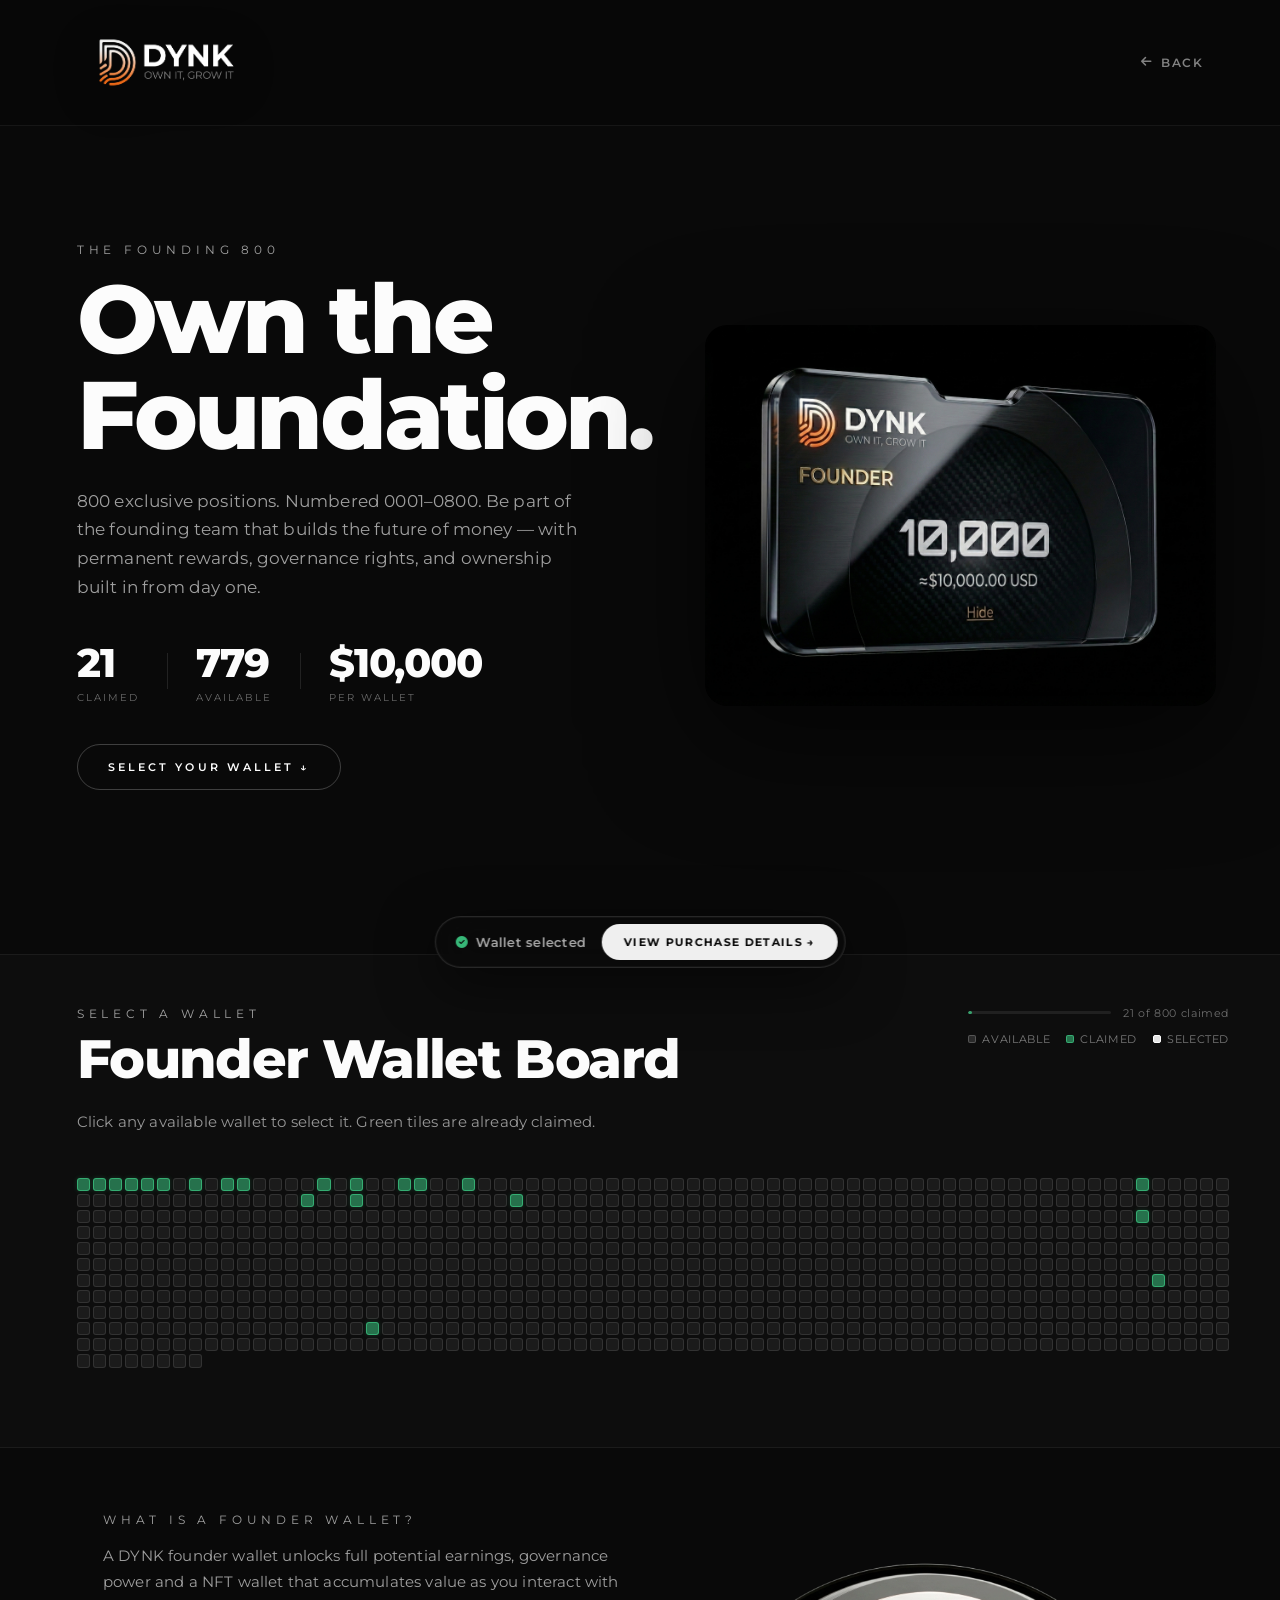
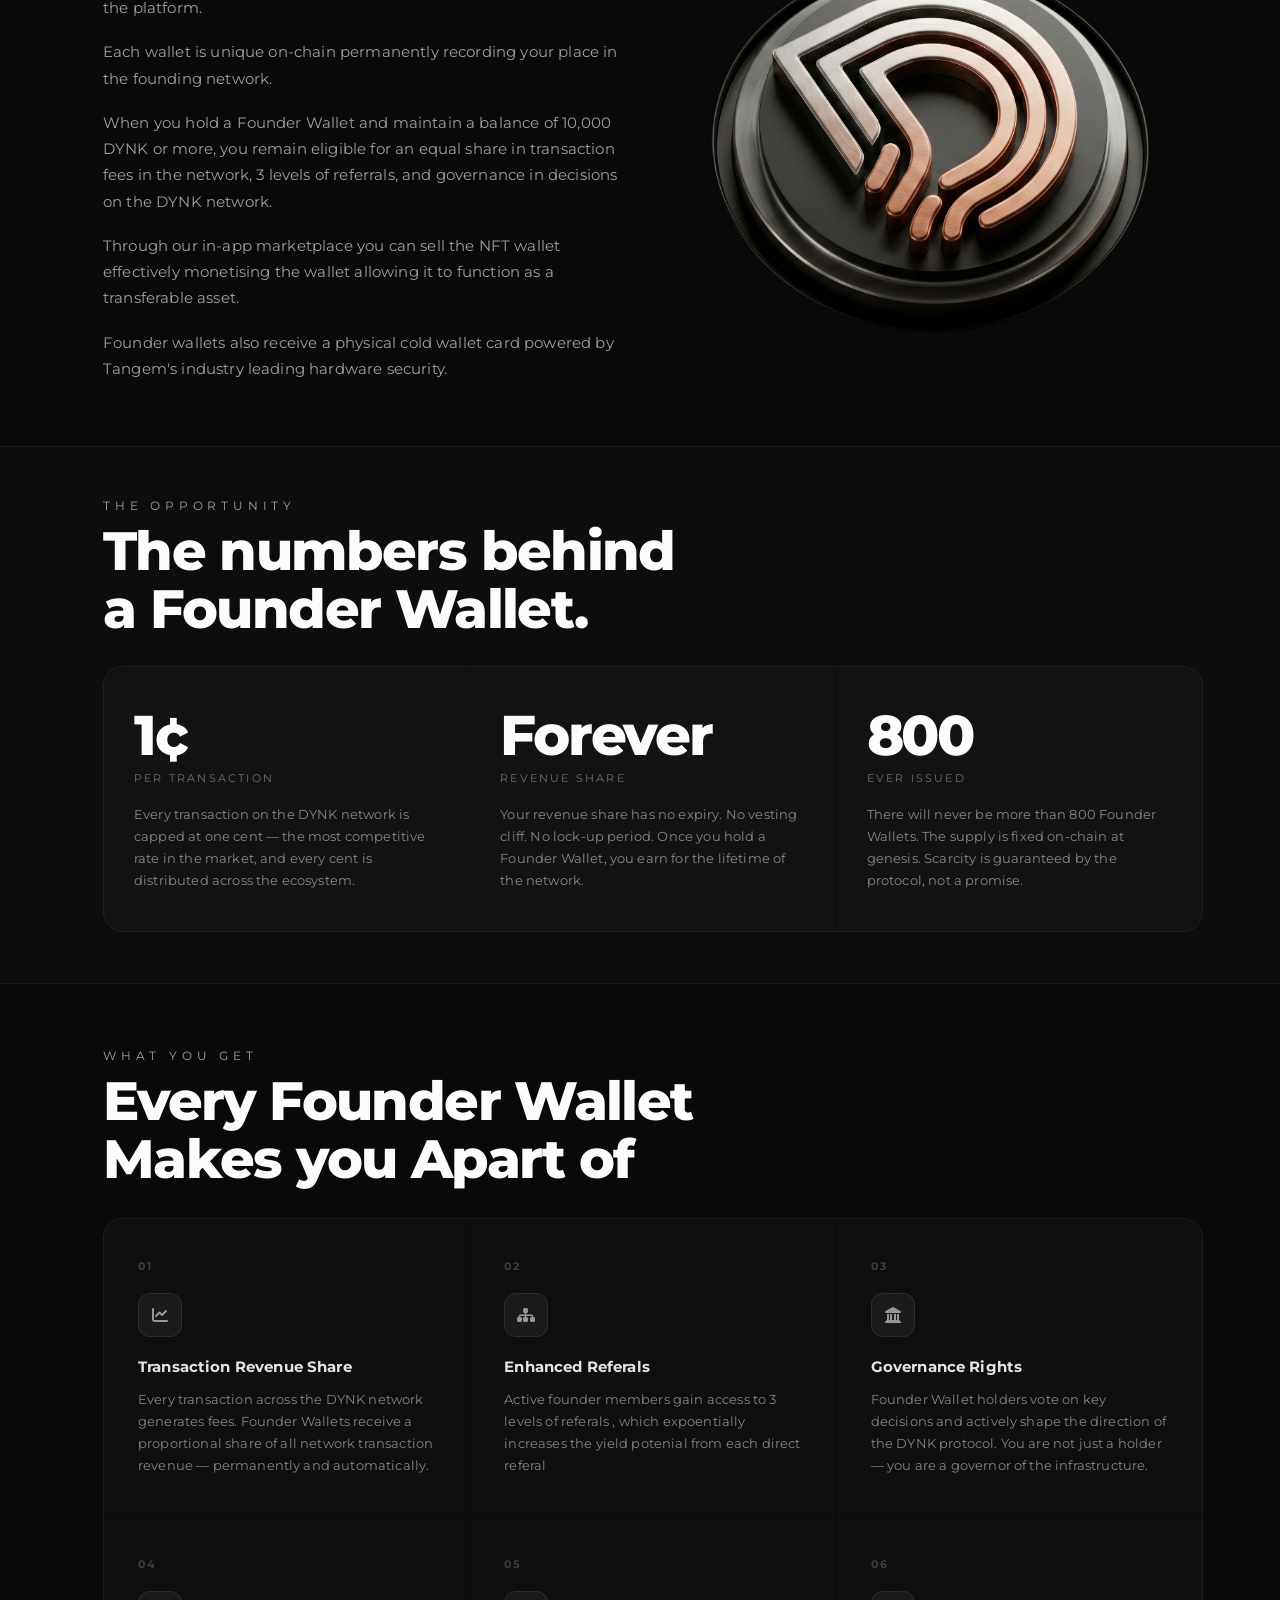
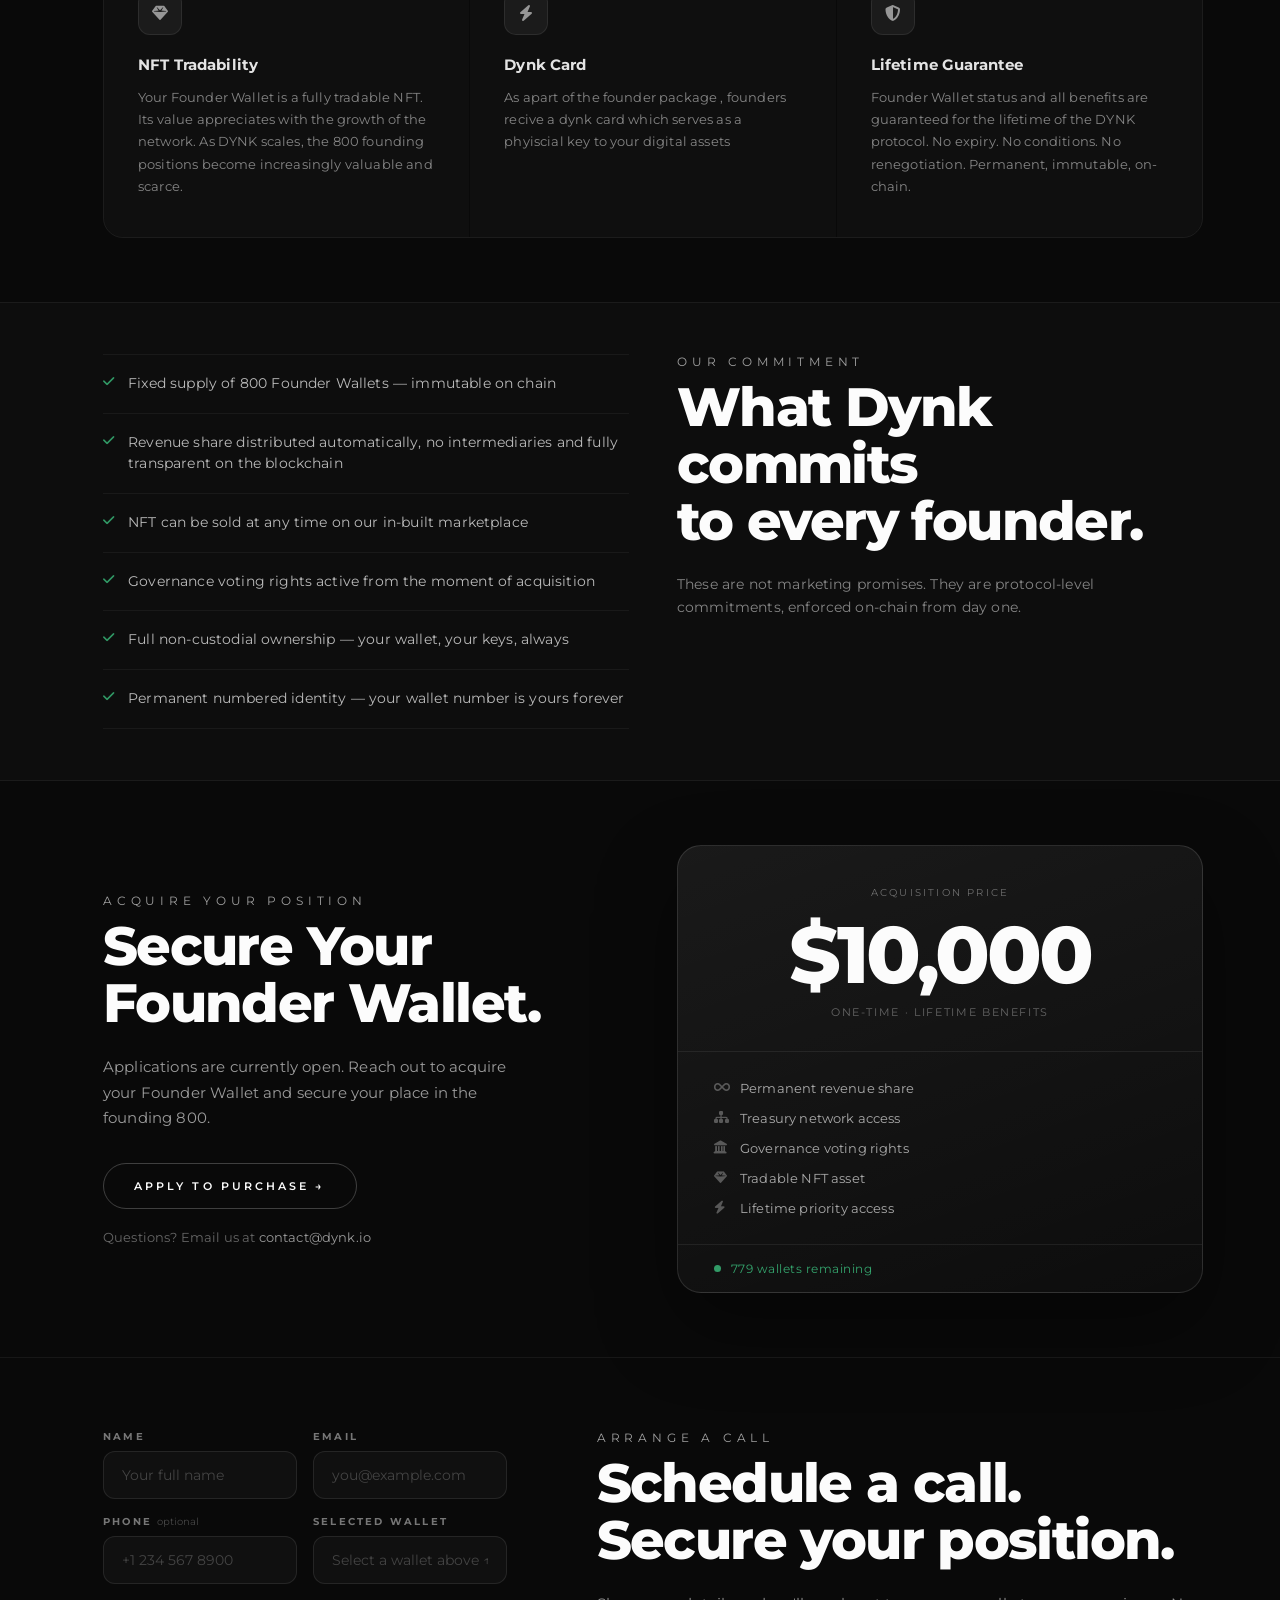
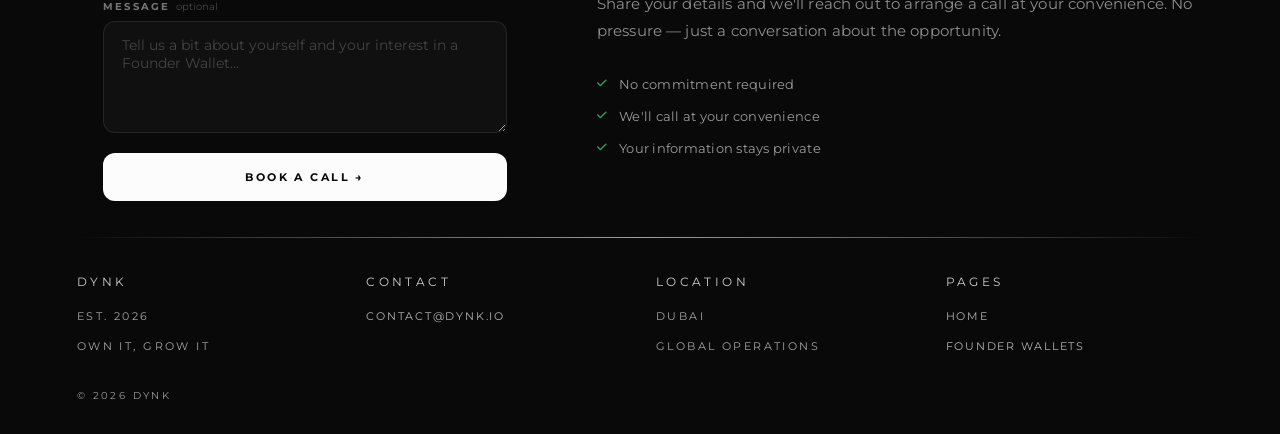
<file: founder-wallets.html>
<!doctype html>
<html lang="en">
  <head>
    <meta charset="UTF-8" />
    <meta name="viewport" content="width=device-width, initial-scale=1.0" />
    <meta name="format-detection" content="telephone=no" />
    <title>DYNK Founder Wallets — Own One of 800 Exclusive Solana NFT Wallets</title>
    <meta name="description" content="Claim one of 800 DYNK Founder Wallets at $10,000 each. Get permanent transaction revenue share, governance rights, 3-level referrals, and a tradable Solana NFT — forever." />

    <!-- Canonical -->
    <link rel="canonical" href="https://dynk.io/founder-wallets.html" />

    <!-- Open Graph -->
    <meta property="og:type" content="website" />
    <meta property="og:url" content="https://dynk.io/founder-wallets.html" />
    <meta property="og:title" content="DYNK Founder Wallets — Own One of 800 Exclusive Solana NFT Wallets" />
    <meta property="og:description" content="Claim one of 800 DYNK Founder Wallets at $10,000 each. Get permanent transaction revenue share, governance rights, 3-level referrals, and a tradable Solana NFT — forever." />
    <meta property="og:image" content="https://dynk.io/media/images/founder wallet.png" />
    <meta property="og:site_name" content="DYNK" />
    <meta property="og:locale" content="en_US" />

    <!-- Twitter Card -->
    <meta name="twitter:card" content="summary_large_image" />
    <meta name="twitter:title" content="DYNK Founder Wallets — Own One of 800 Exclusive Solana NFT Wallets" />
    <meta name="twitter:description" content="Claim one of 800 DYNK Founder Wallets at $10,000 each. Get permanent transaction revenue share, governance rights, 3-level referrals, and a tradable Solana NFT — forever." />
    <meta name="twitter:image" content="https://dynk.io/media/images/founder wallet.png" />

    <meta name="robots" content="index, follow" />

    <link rel="icon" type="image/png" href="media/images/icon.png" />
    <link rel="preconnect" href="https://fonts.googleapis.com" />
    <link rel="preconnect" href="https://fonts.gstatic.com" crossorigin />
    <link rel="preload" as="image" href="media/images/founder wallet.png" />
    <link rel="stylesheet" href="https://cdnjs.cloudflare.com/ajax/libs/font-awesome/6.5.2/css/all.min.css" />
    <link href="https://fonts.googleapis.com/css2?family=Montserrat:wght@300;400;500;600;700;800&display=swap" rel="stylesheet" />
    <link rel="stylesheet" href="styles/base.css" />
    <link rel="stylesheet" href="styles/layout.css" />
    <link rel="stylesheet" href="styles/components.css" />
    <link rel="stylesheet" href="founder.css" />

    <!-- Structured Data -->
    <script type="application/ld+json">
    {
      "@context": "https://schema.org",
      "@graph": [
        {
          "@type": "WebPage",
          "url": "https://dynk.io/founder-wallets.html",
          "name": "DYNK Founder Wallets — Own One of 800 Exclusive Solana NFT Wallets",
          "description": "Claim one of 800 DYNK Founder Wallets at $10,000 each. Get permanent transaction revenue share, governance rights, 3-level referrals, and a tradable Solana NFT — forever.",
          "isPartOf": { "@id": "https://dynk.io" },
          "breadcrumb": {
            "@type": "BreadcrumbList",
            "itemListElement": [
              { "@type": "ListItem", "position": 1, "name": "Home", "item": "https://dynk.io/" },
              { "@type": "ListItem", "position": 2, "name": "Founder Wallets", "item": "https://dynk.io/founder-wallets.html" }
            ]
          }
        },
        {
          "@type": "Product",
          "name": "DYNK Founder Wallet",
          "description": "One of 800 exclusive DYNK Founder Wallets. A Solana-based NFT wallet granting permanent transaction revenue share, governance voting rights, 3-level referral rewards, and lifetime ecosystem benefits.",
          "brand": { "@type": "Brand", "name": "DYNK" },
          "offers": {
            "@type": "Offer",
            "price": "10000",
            "priceCurrency": "USD",
            "availability": "https://schema.org/LimitedAvailability",
            "url": "https://dynk.io/founder-wallets.html"
          }
        },
        {
          "@type": "FAQPage",
          "mainEntity": [
            {
              "@type": "Question",
              "name": "What is a DYNK Founder Wallet?",
              "acceptedAnswer": {
                "@type": "Answer",
                "text": "A DYNK Founder Wallet is one of only 800 exclusive Solana-based NFT wallets that grants permanent transaction revenue share, governance rights, 3-level referral rewards, and full non-custodial ownership."
              }
            },
            {
              "@type": "Question",
              "name": "How much does a DYNK Founder Wallet cost?",
              "acceptedAnswer": {
                "@type": "Answer",
                "text": "Each DYNK Founder Wallet is priced at $10,000 USD — a one-time acquisition price with lifetime benefits and no ongoing fees."
              }
            },
            {
              "@type": "Question",
              "name": "How many DYNK Founder Wallets are available?",
              "acceptedAnswer": {
                "@type": "Answer",
                "text": "There are only 800 Founder Wallets ever issued, numbered 0001–0800. The supply is fixed on-chain at genesis and can never be increased."
              }
            }
          ]
        }
      ]
    }
    </script>
  </head>
  <body>

    <!-- ── WALLET REVEAL OVERLAY ── -->
    <div class="fw-reveal-overlay" id="fwRevealOverlay" style="display:none" aria-live="assertive">
      <div class="fw-reveal-content">
        <p class="fw-reveal-kicker" id="fwRevealKicker">Securing your position</p>
        <div class="fw-reveal-wallet-row">
          <span class="fw-reveal-hash">#</span><span class="fw-reveal-number" id="fwRevealNumber">0000</span>
        </div>
        <p class="fw-reveal-sub">Founder Wallet</p>
        <p class="fw-reveal-confirm" id="fwRevealConfirm" style="opacity:0">
          <i class="fas fa-check" aria-hidden="true"></i>&ensp;Confirmed
        </p>
      </div>
    </div>

    <!-- Sticky selection bar — visible once a wallet is chosen -->
    <div class="fw-selection-bar" id="fwSelectionBar" aria-live="polite">
      <div class="fw-selection-inner">
        <span class="fw-selection-label">
          <i class="fas fa-check-circle" aria-hidden="true"></i>
          <span id="fwSelectionText">Wallet selected</span>
        </span>
        <a class="fw-selection-cta" id="fwSelectionCta" href="#fw-purchase">View purchase details →</a>
      </div>
    </div>

    <header class="reveal">
      <div class="logo">
        <a href="index.html">
          <img class="logo-img" src="media/images/DYNK.png" alt="DYNK logo" />
        </a>
      </div>
      <nav class="nav" aria-label="Main navigation">
        <a href="index.html" class="fw-nav-back">
          <i class="fas fa-arrow-left" aria-hidden="true"></i> Back
        </a>
      </nav>
    </header>

    <main>

      <!-- ── HERO ── -->
      <section class="fw-hero">
        <div class="fw-hero-content reveal delay-1">
          <div class="eyebrow">The Founding 800</div>
          <h1 class="fw-hero-h1" id="fwHeroTitle">Own the<br>Foundation.</h1>
          <p class="fw-hero-lead">800 exclusive positions. Numbered 0001–0800. Be part of the founding team that builds the future of money — with permanent rewards, governance rights, and ownership built in from day one.</p>
          <div class="fw-hero-stats">
            <div class="fw-stat">
              <strong id="fwSoldCount">—</strong>
              <span>Claimed</span>
            </div>
            <div class="fw-stat-divider" aria-hidden="true"></div>
            <div class="fw-stat">
              <strong id="fwAvailCount">—</strong>
              <span>Available</span>
            </div>
            <div class="fw-stat-divider" aria-hidden="true"></div>
            <div class="fw-stat">
              <strong>$10,000</strong>
              <span>Per wallet</span>
            </div>
          </div>
          <a class="cta" href="#fw-board">Select Your Wallet ↓</a>
        </div>
        <div class="fw-hero-coin reveal delay-2" aria-hidden="true">
          <img src="media/images/founder wallet.png" alt="DYNK Founder Wallet NFT" class="fw-coin-img" fetchpriority="high" />
        </div>
      </section>

      <!-- ── BOARD ── -->
      <section class="fw-board" id="fw-board">
        <div class="fw-board-inner reveal">
          <div class="fw-board-header">
            <div>
              <div class="eyebrow">Select a wallet</div>
              <h2 class="fw-section-title">Founder Wallet Board</h2>
              <p class="fw-section-sub">Click any available wallet to select it. Green tiles are already claimed.</p>
            </div>
            <div class="fw-board-progress-col">
              <div class="fw-progress-row">
                <div class="fw-progress-bar">
                  <div class="fw-progress-fill" id="fwProgressFill"></div>
                </div>
                <span class="fw-progress-label" id="fwProgressLabel"></span>
              </div>
              <div class="fw-legend">
                <span class="fw-legend-item"><span class="fw-legend-dot"></span> Available</span>
                <span class="fw-legend-item"><span class="fw-legend-dot fw-legend-dot--sold"></span> Claimed</span>
                <span class="fw-legend-item"><span class="fw-legend-dot fw-legend-dot--selected"></span> Selected</span>
              </div>
            </div>
          </div>

          <div class="fw-grid board-grid-static" id="fwGrid"></div>

          <!-- Selected wallet callout -->
          <div class="fw-selected-callout" id="fwSelectedCallout" aria-live="polite">
            <div class="fw-selected-callout-inner">
              <div class="fw-selected-info">
                <span class="fw-selected-num" id="fwSelectedNum">—</span>
                <span class="fw-selected-status">Available · Ready to acquire</span>
              </div>
              <a class="cta cta--sm" id="fwCalloutCta" href="#fw-contact">Book a call →</a>
            </div>
          </div>
        </div>
      </section>

      <!-- ── WHAT IS ── -->
      <section class="fw-about reveal">
        <div class="fw-about-inner">
          <div class="fw-about-statement">
            <img src="media/images/founder page.png" alt="DYNK Founder Wallet — NFT wallet on Solana" class="fw-about-image" loading="lazy" />
          </div>
          <div class="fw-about-body">
            <div class="eyebrow">What is a Founder Wallet?</div>
            <p>A DYNK founder wallet unlocks full potential earnings, governance power and a NFT wallet that accumulates value as you interact with the platform.</p>
            <p>Each wallet is unique on-chain permanently recording your place in the founding network.</p>
            <p>When you hold a Founder Wallet and maintain a balance of 10,000 DYNK or more, you remain eligible for an equal share in transaction fees in the network, 3 levels of referrals, and governance in decisions on the DYNK network.</p>
            <p>Through our in-app marketplace you can sell the NFT wallet effectively monetising the wallet allowing it to function as a transferable asset.</p>
            <p>Founder wallets also receive a physical cold wallet card powered by Tangem's industry leading hardware security.</p>
          </div>
        </div>
      </section>

      <!-- ── ECONOMICS ── -->
      <section class="fw-economics reveal">
        <div class="fw-economics-inner">
          <div class="fw-econ-header">
            <div class="eyebrow">The Opportunity</div>
            <h2 class="fw-section-title">The numbers behind<br>a Founder Wallet.</h2>
          </div>
          <div class="fw-econ-grid">

            <div class="fw-econ-card">
              <div class="fw-econ-num">1¢</div>
              <div class="fw-econ-label">Per Transaction</div>
              <p>Every transaction on the DYNK network is capped at one cent — the most competitive rate in the market, and every cent is distributed across the ecosystem.</p>
            </div>
            <div class="fw-econ-card">
              <div class="fw-econ-num">Forever</div>
              <div class="fw-econ-label">Revenue Share</div>
              <p>Your revenue share has no expiry. No vesting cliff. No lock-up period. Once you hold a Founder Wallet, you earn for the lifetime of the network.</p>
            </div>
            <div class="fw-econ-card">
              <div class="fw-econ-num">800</div>
              <div class="fw-econ-label">Ever Issued</div>
              <p>There will never be more than 800 Founder Wallets. The supply is fixed on-chain at genesis. Scarcity is guaranteed by the protocol, not a promise.</p>
            </div>
          </div>
        </div>
      </section>

      <!-- ── BENEFITS ── -->
 <section class="fw-benefits-section reveal">
        <div class="fw-benefits-inner">
          <div class="fw-benefits-header">
            <div class="eyebrow">What you get</div>
            <h2 class="fw-section-title">Every Founder Wallet<br>Makes you Apart of</h2>
          </div>
          <div class="fw-benefits-grid">
            <div class="fw-benefit-card">
              <div class="fw-benefit-num">01</div>
              <div class="fw-benefit-icon-wrap">
                <i class="fas fa-chart-line" aria-hidden="true"></i>
              </div>
              <h3>Transaction Revenue Share</h3>
              <p>Every transaction across the DYNK network generates fees. Founder Wallets receive a proportional share of all network transaction revenue — permanently and automatically.</p>
            </div>
            <div class="fw-benefit-card">
              <div class="fw-benefit-num">02</div>
              <div class="fw-benefit-icon-wrap">
                <i class="fas fa-sitemap" aria-hidden="true"></i>
              </div>
              <h3>Enhanced Referals</h3>
              <p>Active founder members gain access to 3 levels of referals , which expoentially increases the yield potenial from each direct referal</p>
            </div>
            <div class="fw-benefit-card">
              <div class="fw-benefit-num">03</div>
              <div class="fw-benefit-icon-wrap">
                <i class="fas fa-landmark" aria-hidden="true"></i>
              </div>
              <h3>Governance Rights</h3>
              <p>Founder Wallet holders vote on key decisions and actively shape the direction of the DYNK protocol. You are not just a holder — you are a governor of the infrastructure.</p>
            </div>
            <div class="fw-benefit-card">
              <div class="fw-benefit-num">04</div>
              <div class="fw-benefit-icon-wrap">
                <i class="fas fa-gem" aria-hidden="true"></i>
              </div>
              <h3>NFT Tradability</h3>
              <p>Your Founder Wallet is a fully tradable NFT. Its value appreciates with the growth of the network. As DYNK scales, the 800 founding positions become increasingly valuable and scarce.</p>
            </div>
            <div class="fw-benefit-card">
              <div class="fw-benefit-num">05</div>
              <div class="fw-benefit-icon-wrap">
                <i class="fas fa-bolt" aria-hidden="true"></i>
              </div>
              <h3>Dynk Card</h3>
              <p>As apart of the founder package , founders recive a dynk card which serves as a phyiscial key to your digital assets </p>
            </div>
            <div class="fw-benefit-card">
              <div class="fw-benefit-num">06</div>
              <div class="fw-benefit-icon-wrap">
                <i class="fas fa-shield-halved" aria-hidden="true"></i>
              </div>
              <h3>Lifetime Guarantee</h3>
              <p>Founder Wallet status and all benefits are guaranteed for the lifetime of the DYNK protocol. No expiry. No conditions. No renegotiation. Permanent, immutable, on-chain.</p>
            </div>
          </div>
        </div>
      </section>

      <!-- ── COMMITMENT ── -->
      <section class="fw-commitment reveal">
        <div class="fw-commitment-inner">
          <div class="fw-commitment-copy">
            <div class="eyebrow">Our commitment</div>
            <h2 class="fw-section-title">What Dynk commits<br>to every founder.</h2>
            <p class="fw-commitment-sub">These are not marketing promises. They are protocol-level commitments, enforced on-chain from day one.</p>
          </div>
          <ul class="fw-commit-list">
            <li>
              <i class="fas fa-check" aria-hidden="true"></i>
              <span>Fixed supply of 800 Founder Wallets — immutable on chain</span>
            </li>
            <li>
              <i class="fas fa-check" aria-hidden="true"></i>
              <span>Revenue share distributed automatically, no intermediaries and fully transparent on the blockchain</span>
            </li>
            <li>
              <i class="fas fa-check" aria-hidden="true"></i>
              <span>NFT can be sold at any time on our in-built marketplace</span>
            </li>
            <li>
              <i class="fas fa-check" aria-hidden="true"></i>
              <span>Governance voting rights active from the moment of acquisition</span>
            </li>
            <li>
              <i class="fas fa-check" aria-hidden="true"></i>
              <span>Full non-custodial ownership — your wallet, your keys, always</span>
            </li>
            <li>
              <i class="fas fa-check" aria-hidden="true"></i>
              <span>Permanent numbered identity — your wallet number is yours forever</span>
            </li>
          </ul>
        </div>
      </section>

      <!-- ── PURCHASE ── -->
      <section class="fw-purchase" id="fw-purchase">
        <div class="fw-purchase-inner reveal">
          <div class="fw-purchase-left">
            <div class="eyebrow">Acquire your position</div>
            <h2 class="fw-section-title" id="fwPurchaseTitle">Secure Your<br>Founder Wallet.</h2>
            <p class="fw-purchase-sub" id="fwCtaDesc">Applications are currently open. Reach out to acquire your Founder Wallet and secure your place in the founding 800.</p>
            <a class="cta fw-purchase-cta" id="fwCtaBtn" href="#fw-contact">Apply to Purchase →</a>
            <p class="fw-contact-note">
              Questions? Email us at <a href="mailto:contact@dynk.io">contact@dynk.io</a>
            </p>
          </div>
          <div class="fw-purchase-right">
            <div class="fw-price-card">
              <div class="fw-price-card-top">
                <span class="fw-price-eyebrow">Acquisition price</span>
                <div class="fw-price-big">$10,000</div>
                <span class="fw-price-sub">One-time · Lifetime benefits</span>
              </div>
              <div class="fw-price-card-list">
                <div class="fw-price-item">
                  <i class="fas fa-infinity" aria-hidden="true"></i>
                  <span>Permanent revenue share</span>
                </div>
                <div class="fw-price-item">
                  <i class="fas fa-sitemap" aria-hidden="true"></i>
                  <span>Treasury network access</span>
                </div>
                <div class="fw-price-item">
                  <i class="fas fa-landmark" aria-hidden="true"></i>
                  <span>Governance voting rights</span>
                </div>
                <div class="fw-price-item">
                  <i class="fas fa-gem" aria-hidden="true"></i>
                  <span>Tradable NFT asset</span>
                </div>
                <div class="fw-price-item">
                  <i class="fas fa-bolt" aria-hidden="true"></i>
                  <span>Lifetime priority access</span>
                </div>
              </div>
              <div class="fw-price-scarcity">
                <span class="fw-scarcity-dot" aria-hidden="true"></span>
                <span id="fwScarcityText">779 wallets remaining</span>
              </div>
            </div>
          </div>
        </div>
      </section>

      <!-- ── CONTACT / BOOK A CALL ── -->
      <section class="fw-contact-section reveal" id="fw-contact">
        <div class="fw-contact-inner">
          <div class="fw-contact-copy">
            <div class="eyebrow">Arrange a call</div>
            <h2 class="fw-section-title">Schedule a call.<br>Secure your position.</h2>
            <p class="fw-contact-lead">Share your details and we'll reach out to arrange a call at your convenience. No pressure — just a conversation about the opportunity.</p>
            <ul class="fw-contact-promises">
              <li><i class="fas fa-check" aria-hidden="true"></i> No commitment required</li>
              <li><i class="fas fa-check" aria-hidden="true"></i> We'll call at your convenience</li>
              <li><i class="fas fa-check" aria-hidden="true"></i> Your information stays private</li>
            </ul>
          </div>

          <div class="fw-form-wrap" id="fwFormWrap">

            <form class="fw-form" id="fwContactForm" novalidate>
              <div class="fw-form-row">
                <div class="fw-form-group">
                  <label class="fw-form-label" for="fwFormName">Name</label>
                  <input class="fw-form-input" type="text" id="fwFormName" name="name" placeholder="Your full name" required />
                </div>
                <div class="fw-form-group">
                  <label class="fw-form-label" for="fwFormEmail">Email</label>
                  <input class="fw-form-input" type="email" id="fwFormEmail" name="email" placeholder="you@example.com" required />
                </div>
              </div>

              <div class="fw-form-row">
                <div class="fw-form-group">
                  <label class="fw-form-label" for="fwFormPhone">Phone <span class="fw-form-optional">optional</span></label>
                  <input class="fw-form-input" type="tel" id="fwFormPhone" name="phone" placeholder="+1 234 567 8900" />
                </div>
                <div class="fw-form-group">
                  <label class="fw-form-label" for="fwFormWallet">Selected Wallet</label>
                  <input class="fw-form-input fw-form-input--muted" type="text" id="fwFormWallet" name="wallet" placeholder="Select a wallet above ↑" readonly />
                </div>
              </div>

              <div class="fw-form-group">
                <label class="fw-form-label" for="fwFormMessage">Message <span class="fw-form-optional">optional</span></label>
                <textarea class="fw-form-input fw-form-textarea" id="fwFormMessage" name="message" rows="4" placeholder="Tell us a bit about yourself and your interest in a Founder Wallet..."></textarea>
              </div>

              <button class="fw-form-submit" id="fwFormBtn" type="submit">Book a Call →</button>
            </form>

            <!-- Success state — shown after submission -->
            <div class="fw-form-success" id="fwFormSuccess" aria-live="polite">
              <div class="fw-form-success-icon" id="fwFormSuccessIcon">
                <i class="fas fa-check" aria-hidden="true"></i>
              </div>
              <h3 class="fw-form-success-title">We'll be in contact shortly.</h3>
              <p class="fw-form-success-sub">Thank you for your interest<span id="fwFormSuccessWallet"></span>. Our team will reach out within 24 hours to arrange a call at your convenience.</p>
            </div>

          </div>
        </div>
      </section>

    </main>

    <div class="divider"></div>

    <footer>
      <div class="footer-col">
        <div class="footer-title">Dynk</div>
        <span>Est. 2026</span>
        <span>Own it, Grow it</span>
      </div>
      <div class="footer-col">
        <div class="footer-title">Contact</div>
        <address style="font-style:normal">
          <a class="footer-link" href="mailto:contact@dynk.io">contact@dynk.io</a>
        </address>
      </div>
      <div class="footer-col">
        <div class="footer-title">Location</div>
        <span>Dubai</span>
        <span>Global Operations</span>
      </div>
      <div class="footer-col">
        <div class="footer-title">Pages</div>
        <a class="footer-link" href="index.html">Home</a>
        <a class="footer-link" href="founder-wallets.html">Founder Wallets</a>
      </div>
    </footer>
    <div class="footer-bottom">© 2026 Dynk</div>

    <script>
      window.AUTO_REPLY_URL = "https://dynk-auto-reply.simon-429.workers.dev";
    </script>
    <script src="founder.js"></script>
  </body>
</html>
</file>
<file: styles/base.css>
/* ============================================================
   BASE.CSS
   Reset, custom properties, typography, global utilities,
   keyframe animations, and scroll-reveal helpers.
   ============================================================ */


/* ── CUSTOM PROPERTIES ──────────────────────────────────────── */
:root {
  --ink:        rgba(5, 5, 5, 1);
  --paper:      rgba(252, 252, 252, 1);
  --veil:       rgba(252, 252, 252, 0.08);
  --mist:       rgba(252, 252, 252, 0.62);
  --glow:       rgba(252, 252, 252, 0.7);
  --pulse:      rgba(252, 252, 252, 0.45);
  --ember:      rgba(255, 128, 0, 0.18);
  --ember-soft: rgba(255, 128, 0, 0.08);
}


/* ── RESET ──────────────────────────────────────────────────── */
* {
  box-sizing: border-box;
}

img {
  max-width: 100%;
  height: auto;
}

html {
  scroll-behavior: smooth;
}

html,
body {
  margin: 0;
  font-family: "Montserrat", sans-serif;
  color: var(--paper);
  background: #090909;
  min-height: 100vh;
  letter-spacing: 0.01em;
  overflow-x: clip;
  -ms-overflow-style: none;
  scrollbar-width: none;
}

html::-webkit-scrollbar,
body::-webkit-scrollbar {
  width: 0;
  height: 0;
}


/* ── GRAIN OVERLAY ──────────────────────────────────────────── */
.grain {
  position: fixed;
  inset: 0;
  pointer-events: none;
  background-image: url("data:image/svg+xml,%3Csvg width='120' height='120' viewBox='0 0 120 120' xmlns='http://www.w3.org/2000/svg'%3E%3Cfilter id='n'%3E%3CfeTurbulence type='fractalNoise' baseFrequency='0.9' numOctaves='2' stitchTiles='stitch'/%3E%3C/filter%3E%3Crect width='120' height='120' filter='url(%23n)' opacity='0.05'/%3E%3C/svg%3E");
  mix-blend-mode: soft-light;
  z-index: 1;
}

.grain.pos2 {
  opacity: 0.6;
  transform: translateY(1000px);
}


/* ── GLOBAL UTILITIES ───────────────────────────────────────── */
.no-margin {
  margin: 0 !important;
  padding: 0 !important;
}


/* ── TYPOGRAPHY ─────────────────────────────────────────────── */
h1 {
  margin: 0;
  font-family: "Montserrat", sans-serif;
  font-size: clamp(40px, 7vw, 82px);
  font-weight: 700;
  line-height: 1.03;
  letter-spacing: -0.02em;
}

.eyebrow {
  font-size: 12px;
  text-transform: uppercase;
  letter-spacing: 0.4em;
  color: var(--mist);
}

.lead {
  max-width: 520px;
  font-size: clamp(16px, 2.2vw, 20px);
  line-height: 1.6;
  color: var(--mist);
}

p.lead {
  margin: 0;
}

/* Shared kicker / section label style */
.showcase-kicker {
  font-size: 12px;
  text-transform: uppercase;
  letter-spacing: 0.4em;
  color: var(--mist);
}

/* Shared large section heading */
.showcase-title {
  margin: 0;
  font-size: clamp(26px, 4vw, 48px);
  font-weight: 700;
  letter-spacing: -0.02em;
  line-height: 1.1;
}


/* ── REVEAL ON SCROLL ───────────────────────────────────────── */
.reveal {
  opacity: 0;
  transform: translateY(22px);
  transition: opacity 0.75s ease, transform 0.75s ease;
}

.reveal.is-visible {
  opacity: 1;
  transform: translateY(0);
}

.delay-1 { transition-delay: 0.1s;  }
.delay-2 { transition-delay: 0.2s;  }
.delay-3 { transition-delay: 0.32s; }
.delay-4 { transition-delay: 0.46s; }


/* ── KEYFRAME ANIMATIONS ────────────────────────────────────── */
@keyframes float {
  0%, 100% { transform: translateY(0px); }
  50%       { transform: translateY(-18px); }
}

@keyframes pulse {
  0%, 100% { opacity: 0.4; transform: translateY(0) rotate(20deg); }
  50%       { opacity: 0.7; transform: translateY(-8px) rotate(20deg); }
}

@keyframes ftbSpin {
  to { transform: rotate(360deg); }
}


/* ── RESPONSIVE: TYPOGRAPHY ─────────────────────────────────── */
@media (max-width: 520px) {
  h1 {
    font-size: clamp(30px, 10vw, 44px);
  }

  .eyebrow,
  .circle-sub,
  .showcase-kicker {
    letter-spacing: 0.24em;
  }
}
</file>
<file: styles/layout.css>
/* ============================================================
   LAYOUT.CSS
   Structural containers, section grids, spacing, header,
   footer, ambient decorations, and section-level breakpoints.
   ============================================================ */


/* ── HEADER ─────────────────────────────────────────────────── */
/* SECTION: HEADER */
header {
  position: sticky;
  top: 0;
  z-index: 20;
  display: flex;
  align-items: center;
  justify-content: space-between;
  padding: 24px clamp(24px, 6vw, 80px);
  background: rgba(8, 8, 8, 0.82);
  backdrop-filter: blur(24px);
  -webkit-backdrop-filter: blur(24px);
  border-bottom: 1px solid rgba(252, 252, 252, 0.06);
  transition: background 0.3s ease, border-color 0.3s ease;
}

.logo {
  display: flex;
  flex-direction: column;
  gap: 6px;
  font-family: "Montserrat", sans-serif;
  font-size: clamp(22px, 3.2vw, 32px);
  letter-spacing: 0.2em;
  text-transform: uppercase;
  font-weight: 800;
}

.logo-sub {
  font-size: 10px;
  letter-spacing: 0.22em;
  font-weight: 500;
  color: rgba(252, 252, 252, 0.64);
}

.logo-img {
  width: clamp(120px, 14vw, 180px);
  height: auto;
  display: block;
  filter: drop-shadow(0 10px 24px rgba(0, 0, 0, 0.4));
}

.nav {
  display: flex;
  gap: 24px;
  font-size: 12px;
  text-transform: uppercase;
  letter-spacing: 0.28em;
}

.nav span {
  opacity: 0.82;
}


/* ── MAIN CONTAINER ─────────────────────────────────────────── */
main {
  position: relative;
  z-index: 2;
  padding: 30px clamp(32px, 8vw, 140px) 0;
  display: grid;
  gap: 130px;
}


/* ── SECTION: HERO ──────────────────────────────────────────── */
.hero-wrap {
  display: grid;
  grid-template-columns: minmax(0, 1.2fr) minmax(0, 0.8fr);
  align-items: center;
  gap: clamp(32px, 8vw, 120px);
  min-height: 64vh;
}

.hero {
  display: grid;
  gap: 16px;
  max-width: 720px;
}


/* ── SECTION: SHOWCASE (NFT wallets) ────────────────────────── */
.showcase {
  display: grid;
  grid-template-columns: minmax(0, 0.8fr) minmax(0, 1.2fr);
  gap: clamp(32px, 8vw, 120px);
  align-items: center;
  padding: 80px 0 40px;
}

.showcase-copy {
  display: grid;
  gap: 14px;
  max-width: 520px;
}


/* ── SECTION: PROTOCOL CIRCLE ───────────────────────────────── */
.circle-section {
  position: relative;
  padding: 10px 0 40px;
  overflow: visible;
  display: grid;
  grid-template-columns: minmax(0, 1fr) minmax(0, 1.2fr);
  gap: clamp(32px, 8vw, 120px);
  align-items: center;
}

.circle-copy {
  display: grid;
  gap: 16px;
  max-width: 520px;
}


/* ── SECTION: AI AGENT ──────────────────────────────────────── */
.agent-section {
  display: grid;
  grid-template-columns: 1fr 1fr;
  gap: clamp(40px, 8vw, 100px);
  padding: 0;
  width: 100%;
  align-items: center;
}

.agent-section--static {
  padding: 0;
}

/* AI agent sticky-scroll wrapper (used when scroll-scrub is active) */
.agent-outer {
  position: relative;
  height: calc(100vh + 2000px);
}

.agent-sticky {
  position: sticky;
  top: 0;
  height: 100vh;
  display: flex;
  align-items: center;
  overflow: hidden;
}


/* ── SECTION: DYNK CARDS ────────────────────────────────────── */
.dynk-cards-section {
  padding: 0;
}

.dynk-cards-inner {
  display: flex;
  align-items: center;
  gap: clamp(40px, 7vw, 100px);
  max-width: 1100px;
  margin: 0 auto;
}

.dynk-cards-copy {
  flex: 1;
  display: grid;
  gap: 14px;
  align-content: start;
}

.dynk-cards-visual {
  flex: 0 0 auto;
  display: flex;
  align-items: center;
  justify-content: center;
}


/* ── SECTION: WEF CAROUSEL ──────────────────────────────────── */
.wef-section {
  position: relative;
  padding: clamp(80px, 12vh, 160px) clamp(24px, 6vw, 80px);
  overflow: hidden;
}

.wef-section::before {
  content: "";
  position: absolute;
  inset: 0;
  background: radial-gradient(ellipse 80% 60% at 50% 50%, rgba(252, 252, 252, 0.025), transparent 70%);
  pointer-events: none;
}

.wef-section::after {
  content: "";
  position: absolute;
  left: 10%;
  right: 10%;
  top: 0;
  height: 1px;
  background: linear-gradient(90deg, transparent, rgba(252, 252, 252, 0.18), transparent);
  pointer-events: none;
}

.wef-inner {
  max-width: 820px;
  margin: 0 auto;
  display: grid;
  gap: clamp(40px, 6vh, 72px);
  text-align: center;
}

.wef-header {
  display: grid;
  gap: 14px;
  justify-items: center;
}



/* ── SECTION: FOUNDER BOARD ─────────────────────────────────── */
.board-section {
  display: grid;
  gap: 24px;
  padding: 0;
  position: relative;
}

.board-header {
  display: grid;
  gap: 12px;
  max-width: 560px;
}


/* ── SECTION: STICKY SHOWCASE SCROLL (optional scroll pattern) ── */
.showcase-scroll-outer {
  position: relative;
  height: calc(100vh + 1200px);
}

.showcase-scroll-sticky {
  position: sticky;
  top: 0;
  height: 100vh;
  display: flex;
  align-items: center;
}

.showcase-scroll-sticky .showcase {
  padding: clamp(20px, 4vw, 48px) 0;
  width: 100%;
}


/* ── DIVIDER ─────────────────────────────────────────────────── */
.divider {
  height: 1px;
  background: linear-gradient(90deg, transparent, var(--mist), transparent);
  margin: 28px 0 16px;
}


/* ── FOUNDER WALLET CTA ──────────────────────────────────────── */
/* SECTION: FOUNDER WALLET CTA */
.founder-cta-section {
  padding: 100px 0 80px;
  text-align: center;
  border-top: 1px solid rgba(252, 252, 252, 0.08);
}

.founder-cta-inner {
  display: flex;
  flex-direction: column;
  align-items: center;
  gap: 24px;
  max-width: 640px;
  margin: 0 auto;
}

.founder-cta-kicker {
  font-size: 10px;
  font-weight: 600;
  letter-spacing: 0.3em;
  text-transform: uppercase;
  color: rgba(252, 252, 252, 0.65);
}

.founder-cta-heading {
  font-size: clamp(2rem, 5vw, 3.2rem);
  font-weight: 700;
  letter-spacing: -0.02em;
  line-height: 1.15;
  color: var(--paper);
  margin: 0;
}

.founder-cta-body {
  font-size: 15px;
  line-height: 1.7;
  color: rgba(252, 252, 252, 0.75);
  max-width: 480px;
  margin: 0;
}

/* ── FOOTER ──────────────────────────────────────────────────── */
/* SECTION: FOOTER */
footer {
  display: grid;
  grid-template-columns: repeat(auto-fit, minmax(180px, 1fr));
  gap: 32px;
  align-items: start;
  padding: 14px 0 26px;
  text-transform: uppercase;
  font-size: 11px;
  letter-spacing: 0.22em;
  color: rgba(252, 252, 252, 0.64);
}

.footer-col {
  display: grid;
  gap: 16px;
}

.footer-title {
  font-size: 12px;
  letter-spacing: 0.28em;
  color: rgba(252, 252, 252, 0.8);
  margin-bottom: 4px;
}

.footer-link {
  color: rgba(252, 252, 252, 0.7);
  text-decoration: none;
  letter-spacing: 0.16em;
}

.footer-link:hover {
  color: var(--paper);
}

.footer-bottom {
  margin-top: 44px;
  padding-bottom: 28px;
  text-align: center;
  text-transform: uppercase;
  font-size: 10px;
  letter-spacing: 0.24em;
  color: rgba(252, 252, 252, 0.6);
}


/* ── AMBIENT DECORATIONS ─────────────────────────────────────── */
/* These are purely decorative positioned elements, not components */
.orbit1 {
  position: absolute;
  border-radius: 50%;
  border: 1px solid rgba(252, 252, 252, 0.15);
  box-shadow: inset 0 0 60px rgba(252, 252, 252, 0.08);
  right: -160px;
  top: 120px;
  width: 300px;
  height: 300px;
  opacity: 0.3;
}

.orbit1::after {
  content: "";
  position: absolute;
  inset: 40px;
  border-radius: 50%;
  border: 1px dashed rgba(252, 252, 252, 0.3);
}

.orbit1.pos1 {
  left: -160px;
  right: auto;
  top: 290%;
  width: 300px;
  height: 300px;
  opacity: 0.3;
}

.pulse {
  position: absolute;
  left: 30%;
  bottom: -55%;
  width: 160px;
  height: 160px;
  border-radius: 40px;
  background: linear-gradient(120deg, var(--veil), transparent);
  transform: rotate(20deg);
  animation: pulse 8s ease-in-out infinite;
}

.pulse.pos2 {
  left: auto;
  right: 10%;
  top: 305%;
  bottom: auto;
  width: 180px;
  height: 180px;
  border-radius: 32px;
  background: linear-gradient(120deg, rgba(252, 252, 252, 0.08), transparent);
  transform: rotate(-12deg);
  animation-duration: 10s;
}

.pulse.pos3 {
  /* Additional pulse decoration position */
}

.lux-glow {
  position: absolute;
  left: -20%;
  bottom: -45%;
  width: 500px;
  height: 700px;
  background: radial-gradient(circle, var(--ember), transparent 65%);
  filter: blur(2px);
  opacity: 0.85;
  pointer-events: none;
}

.lux-glow.pos1 {
  left: auto;
  right: -15%;
  top: 30%;
  bottom: auto;
  width: 600px;
  height: 600px;
  opacity: 0;
}

.lux-glow.pos2 {
  left: 60%;
  bottom: -80%;
  width: 700px;
  height: 700px;
  opacity: 0.4;
  filter: blur(6px);
}

.lux-sheen {
  position: absolute;
  right: 8%;
  bottom: 6%;
  width: 520px;
  height: 220px;
  background: linear-gradient(120deg, transparent, var(--ember-soft), transparent);
  transform: skewY(-6deg);
  pointer-events: none;
}

.lux-sheen.pos2 {
  left: 10%;
  right: auto;
  bottom: -95%;
  width: 420px;
  height: 160px;
  opacity: 0.6;
  transform: skewY(6deg);
}


/* ── RESPONSIVE: LAYOUT ──────────────────────────────────────── */
@media (max-width: 1100px) {
  main {
    padding: 15px clamp(24px, 6vw, 80px) 0;
  }

  .hero-wrap,
  .showcase,
  .circle-section {
    gap: clamp(28px, 6vw, 80px);
  }
}

@media (max-width: 900px) {
  header {
    padding: 28px clamp(20px, 5vw, 56px);
  }

  main {
    padding: 56px clamp(20px, 5vw, 56px) 0;
    gap: 80px;
  }

  .nav {
    letter-spacing: 0.2em;
  }

  .hero-wrap {
    grid-template-columns: 1fr;
    min-height: auto;
  }

  .showcase {
    grid-template-columns: 1fr;
  }

  .circle-section {
    grid-template-columns: 1fr;
  }

  .board-section {
    padding: 40px 0 0;
  }

  .board-header {
    max-width: 100%;
  }

  .agent-outer {
    height: calc(100vh + 1650px);
  }

  .agent-sticky {
    align-items: flex-start;
    padding: 28px 0;
    height: 100svh;
  }

  .agent-section {
    grid-template-columns: 1fr;
    gap: 24px;
    padding: 0;
    align-content: start;
    justify-items: center;
  }
}

@media (max-width: 860px) {
  .dynk-cards-inner {
    flex-direction: column-reverse;
    align-items: flex-start;
  }
}

@media (max-width: 700px) {
  header {
    flex-direction: column;
    gap: 16px;
    align-items: flex-start;
    padding: 20px 16px;
  }

  main {
    padding: 28px 16px 0;
    gap: 48px;
  }

  .nav {
    flex-wrap: wrap;
    gap: 10px;
    font-size: 11px;
    letter-spacing: 0.18em;
    max-width: 320px;
    display: none;
  }

  .hero-wrap {
    grid-template-columns: 1fr;
    gap: 24px;
    min-height: auto;
  }

  .showcase {
    padding: 24px 0 12px;
    gap: 20px;
  }

  .circle-section {
    grid-template-columns: 1fr;
    gap: 24px;
    padding: 8px 0 20px;
    justify-items: center;
  }

  .wef-section {
    padding: 56px 20px 48px;
  }

  .orbit1,
  .pulse,
  .lux-glow,
  .lux-sheen {
    display: none;
  }

  footer {
    grid-template-columns: repeat(2, minmax(0, 1fr));
    gap: 14px;
    font-size: 9px;
    letter-spacing: 0.18em;
  }

  .footer-title {
    font-size: 10px;
    letter-spacing: 0.2em;
  }

  .divider {
    margin: 18px 0 12px;
  }

  .showcase-scroll-outer {
    height: auto;
  }

  .showcase-scroll-sticky {
    position: relative;
    top: auto;
    height: auto;
    display: block;
  }

  .agent-outer {
    height: calc(100svh + 1500px);
  }

  .agent-sticky {
    padding: 22px 0;
  }
}

@media (max-width: 520px) {
  .nav {
    font-size: 10px;
    letter-spacing: 0.14em;
  }

  .agent-outer {
    height: calc(100svh + 1600px);
  }

  .agent-sticky {
    padding: 18px 0;
  }

  .agent-section {
    gap: 20px;
    padding: 0;
  }
}

@media (prefers-reduced-motion: reduce) {
  .showcase-scroll-outer {
    height: auto;
  }

  .showcase-scroll-sticky {
    position: relative;
    top: auto;
    height: auto;
    display: block;
  }

  .agent-outer {
    height: auto;
  }

  .agent-sticky {
    position: relative;
    height: auto;
    overflow: visible;
  }
}
</file>
<file: styles/components.css>
/* ============================================================
   COMPONENTS.CSS
   All reusable UI component styles: buttons, cards, nav,
   hero, modals, forms, carousel, board, accordion, etc.
   ============================================================ */


/* ── COMPONENT: SITE INTRO OVERLAY ─────────────────────────── */
.site-intro {
  position: fixed;
  inset: 0;
  z-index: 9999;
  background: #050505;
  display: flex;
  align-items: center;
  justify-content: center;
  pointer-events: all;
}

.site-intro.is-exiting {
  animation: siteIntroExit 0.75s cubic-bezier(0.4, 0, 1, 1) forwards;
  pointer-events: none;
}

@keyframes siteIntroExit {
  0%   { opacity: 1; transform: scale(1); }
  100% { opacity: 0; transform: scale(1.05); }
}

.site-intro-content {
  display: flex;
  flex-direction: column;
  align-items: center;
  text-align: center;
}

.site-intro-eyebrow {
  display: block;
  font-size: 11px;
  letter-spacing: 0.58em;
  text-transform: uppercase;
  color: rgba(252, 252, 252, 0.6);
  margin-bottom: 18px;
  opacity: 0;
  animation: introFadeUp 0.6s ease 0.25s both;
}

.site-intro-wordmark {
  width: clamp(280px, 55vw, 680px);
  height: auto;
  display: block;
  margin-bottom: 28px;
  filter: drop-shadow(0 0 60px rgba(252, 252, 252, 0.18));
  opacity: 0;
  animation: introSlam 0.6s cubic-bezier(0.22, 1, 0.36, 1) 0.6s both;
}

.site-intro-tag {
  display: block;
  font-size: 11px;
  letter-spacing: 0.46em;
  text-transform: uppercase;
  color: rgba(252, 252, 252, 0.6);
  margin-bottom: 44px;
  opacity: 0;
  animation: introFadeUp 0.5s ease 1.05s both;
}

.site-intro-bar {
  width: 100px;
  height: 1px;
  background: rgba(252, 252, 252, 0.08);
  overflow: hidden;
  opacity: 0;
  animation: introFadeUp 0.4s ease 1.2s both;
}

.site-intro-fill {
  height: 100%;
  width: 0%;
  background: rgba(252, 252, 252, 0.55);
  transition: width 1s cubic-bezier(0.22, 1, 0.36, 1);
}

.site-intro-fill.is-filling {
  width: 100%;
}

@keyframes introFadeUp {
  from { opacity: 0; transform: translateY(8px); }
  to   { opacity: 1; transform: translateY(0); }
}

@keyframes introSlam {
  from { opacity: 0; transform: scale(1.12); }
  to   { opacity: 1; transform: scale(1); }
}


/* ── COMPONENT: BUTTONS / CTA ───────────────────────────────── */
.cta {
  display: inline-flex;
  align-items: center;
  gap: 12px;
  padding: 15px 30px;
  border-radius: 999px;
  border: 1px solid rgba(252, 252, 252, 0.22);
  color: var(--paper);
  text-decoration: none;
  text-transform: uppercase;
  font-size: 11px;
  font-weight: 600;
  letter-spacing: 0.28em;
  transition:
    border-color 0.3s ease,
    box-shadow 0.3s ease,
    transform 0.3s ease,
    background 0.3s ease;
}

.cta:hover {
  border-color: rgba(252, 252, 252, 0.6);
  background: rgba(252, 252, 252, 0.04);
  box-shadow: 0 0 48px rgba(252, 252, 252, 0.12), 0 0 96px rgba(252, 252, 252, 0.04);
  transform: translateY(-2px);
}

.cta--sm {
  margin-top: 8px;
  font-size: 11px;
  padding: 11px 24px;
}


/* ── COMPONENT: STATS ───────────────────────────────────────── */
.stats {
  display: grid;
  grid-template-columns: repeat(auto-fit, minmax(160px, 1fr));
  gap: 22px;
  margin-top: 18px;
}

.stat {
  display: flex;
  flex-direction: column;
  gap: 6px;
  padding: 20px 24px;
  border-radius: 16px;
  background: rgba(252, 252, 252, 0.03);
  border: 1px solid rgba(252, 252, 252, 0.07);
  transition: border-color 0.3s ease, background 0.3s ease, box-shadow 0.3s ease, transform 0.3s ease;
}

.stat:hover {
  border-color: rgba(252, 252, 252, 0.15);
  background: rgba(252, 252, 252, 0.055);
  box-shadow: 0 8px 24px rgba(0, 0, 0, 0.25);
  transform: translateY(-1px);
}

.stat strong {
  display: block;
  font-size: clamp(24px, 3.8vw, 38px);
  font-weight: 700;
  letter-spacing: -0.02em;
  color: var(--paper);
  line-height: 1;
}

.stat span {
  font-size: 10px;
  text-transform: uppercase;
  letter-spacing: 0.2em;
  color: rgba(252, 252, 252, 0.7);
}


/* ── COMPONENT: HERO MEDIA ──────────────────────────────────── */
.hero-media {
  display: grid;
  place-items: center;
  position: relative;
}

.hero-media img {
  width: min(85%, 760px);
  max-height: 840px;
  object-fit: contain;
  filter: drop-shadow(0 48px 80px rgba(0, 0, 0, 0.6))
    drop-shadow(0 0 48px rgba(252, 252, 252, 0.09));
  animation: float 10s ease-in-out infinite;
}

.phone-media img {
  width: min(100%, 420px);
  max-height: 560px;
  filter: none;
}


/* ── COMPONENT: SIGNAL CARDS (available pattern) ────────────── */
.signal {
  display: grid;
  grid-template-columns: repeat(auto-fit, minmax(220px, 1fr));
  gap: 24px;
  padding: 40px 0;
}

.signal-card {
  padding: 26px 28px;
  border-radius: 18px;
  border: 1px solid rgba(252, 252, 252, 0.07);
  background: rgba(252, 252, 252, 0.03);
  backdrop-filter: blur(10px);
  transition: border-color 0.3s ease, transform 0.3s ease, box-shadow 0.3s ease;
}

.signal-card:hover {
  border-color: rgba(252, 252, 252, 0.14);
  transform: translateY(-2px);
}

.signal-card strong {
  display: block;
  font-size: 22px;
  letter-spacing: 0.1em;
}

.signal-card span {
  font-size: 11px;
  text-transform: uppercase;
  letter-spacing: 0.28em;
  color: var(--mist);
}


/* ── COMPONENT: FEATURE RAIL (available pattern) ────────────── */
.feature-rail {
  display: grid;
  gap: 28px;
  padding: 60px 0;
}

.feature-rail h2 {
  margin: 0;
  font-size: clamp(20px, 3vw, 32px);
  letter-spacing: 0.12em;
  text-transform: uppercase;
}

.feature-track {
  display: grid;
  grid-auto-flow: column;
  grid-auto-columns: minmax(240px, 1fr);
  gap: 20px;
  overflow-x: auto;
  padding-bottom: 8px;
  scroll-snap-type: x mandatory;
}

.feature-track::-webkit-scrollbar {
  height: 6px;
}

.feature-track::-webkit-scrollbar-thumb {
  background: rgba(252, 252, 252, 0.2);
  border-radius: 999px;
}

.feature-card {
  scroll-snap-align: start;
  padding: 26px;
  border-radius: 20px;
  border: 1px solid rgba(252, 252, 252, 0.12);
  background: linear-gradient(140deg, rgba(252, 252, 252, 0.08), rgba(252, 252, 252, 0.02));
}

.feature-card h3 {
  margin: 0 0 10px;
  font-size: 18px;
  font-weight: 600;
}

.feature-card p {
  margin: 0;
  color: var(--mist);
  line-height: 1.6;
}


/* ── COMPONENT: NFT ACCORDION ───────────────────────────────── */
.nft-accordion {
  display: grid;
  gap: 10px;
  margin-top: 8px;
}

.nft-item {
  border-radius: 16px;
  border: 1px solid rgba(252, 252, 252, 0.08);
  background: rgba(252, 252, 252, 0.02);
  overflow: hidden;
  transition: border-color 0.3s, background 0.3s, box-shadow 0.3s;
}

.nft-item.is-open {
  border-color: rgba(252, 252, 252, 0.22);
  background: linear-gradient(150deg, rgba(252, 252, 252, 0.07), rgba(252, 252, 252, 0.02));
  box-shadow: 0 8px 32px rgba(0, 0, 0, 0.25);
}

.nft-toggle {
  width: 100%;
  background: none;
  border: none;
  cursor: pointer;
  padding: 18px 22px;
  display: flex;
  align-items: center;
  justify-content: space-between;
  gap: 12px;
  color: inherit;
  font-family: inherit;
  text-align: left;
}

.nft-toggle-inner {
  display: flex;
  align-items: center;
  gap: 12px;
}

.nft-toggle h3 {
  margin: 0;
  font-size: 14px;
  font-weight: 700;
  letter-spacing: 0.08em;
  text-transform: uppercase;
  color: rgba(252, 252, 252, 0.5);
  transition: color 0.25s;
}

.nft-item.is-open .nft-toggle h3 {
  color: rgba(252, 252, 252, 0.92);
}

.nft-chevron {
  color: rgba(252, 252, 252, 0.6);
  font-size: 12px;
  transition: transform 0.3s ease, color 0.25s;
  flex-shrink: 0;
}

.nft-item.is-open .nft-chevron {
  transform: rotate(180deg);
  color: rgba(252, 252, 252, 0.65);
}

.nft-panel {
  overflow: hidden;
  max-height: 0;
  opacity: 0;
  padding: 0 22px;
  transition: max-height 0.35s ease, opacity 0.3s ease, padding 0.3s ease;
}

.nft-panel[aria-hidden="false"] {
  max-height: 300px;
  opacity: 1;
  padding: 0 22px 18px;
}

.nft-panel p {
  margin: 0;
  font-size: 14px;
  line-height: 1.65;
  color: rgba(252, 252, 252, 0.64);
}


/* ── COMPONENT: PROTOCOL CIRCLE ─────────────────────────────── */
.circle-sub {
  font-size: 13px;
  text-transform: uppercase;
  letter-spacing: 0.4em;
  color: var(--mist);
}

.circle-title {
  margin: 0;
  font-size: clamp(24px, 4vw, 46px);
  font-weight: 700;
  letter-spacing: -0.02em;
}

.circle-list {
  display: none;
  gap: 16px;
  margin-top: 8px;
}

.circle-card {
  padding: 18px 20px;
  border-radius: 18px;
  border: 1px solid rgba(252, 252, 252, 0.14);
  background: linear-gradient(150deg, rgba(252, 252, 252, 0.08), rgba(252, 252, 252, 0.02));
  box-shadow: 0 18px 40px rgba(0, 0, 0, 0.35);
}

.circle-card h3 {
  margin: 0 0 10px;
  font-size: 14px;
  letter-spacing: 0.2em;
  text-transform: uppercase;
}

.circle-card p {
  margin: 0;
  font-size: 14px;
  line-height: 1.6;
  color: var(--mist);
}

.circle-mobile-hint {
  display: none;
  margin: 12px auto 0;
  text-align: center;
  font-size: 10px;
  letter-spacing: 0.18em;
  text-transform: uppercase;
  color: var(--mist);
}

.circle-shell {
  position: relative;
  --radius: clamp(210px, 35vw, 320px);
  --item: clamp(110px, 14vw, 150px);
  --icon: clamp(72px, 10vw, 100px);
  width: calc((var(--radius) * 2) + var(--item));
  height: calc((var(--radius) * 2) + var(--item));
  margin: 0 auto 0 0;
  justify-self: end;
  transform: translateX(-128px);
}

.circle-shell .orbit {
  position: absolute;
  inset: 18%;
  opacity: 0.4;
  border-radius: 50%;
  border: 1px solid rgba(252, 252, 252, 0.14);
  box-shadow: inset 0 0 60px rgba(252, 252, 252, 0.06);
  pointer-events: none;
}

.circle-ring {
  position: absolute;
  top: 50%;
  left: 50%;
  width: calc(var(--radius) * 2);
  height: calc(var(--radius) * 2);
  transform: translate(-50%, -52%);
  border-radius: 50%;
  border: 1px solid rgba(252, 252, 252, 0.2);
  box-shadow: 0 0 60px rgba(252, 252, 252, 0.06);
  pointer-events: none;
}

.circle-center {
  position: absolute;
  top: 50%;
  left: 50%;
  transform: translate(-50%, -50%);
  pointer-events: none;
}

.circle-center img {
  width: min(400px, 56vw);
  border-radius: 0;
  display: block;
}

/* Coin flip card */
.circle-flip {
  position: relative;
  width: min(640px, 96vw);
  height: min(640px, 96vw);
  transform-style: preserve-3d;
  transition: transform 0.7s ease;
}

.circle-flip.is-flipped {
  transform: rotateY(180deg);
}

.circle-face {
  position: absolute;
  inset: 0;
  display: grid;
  place-items: center;
  backface-visibility: hidden;
}

.circle-face img {
  width: 100%;
  height: 100%;
  object-fit: contain;
}

/* Constrain the front coin image — back face fills the full card */
.circle-face.front img {
  width: min(400px, 56vw);
  height: auto;
}

.circle-face.back {
  transform: rotateY(180deg);
}

.circle-back {
  display: grid;
  place-items: center;
  width: min(390px, 74%);
  height: min(330px, 62%);
  padding: 28px;
  text-align: left;
  border-radius: 22px;
  overflow: hidden;
  border: 1px solid rgba(252, 252, 252, 0.1);
  background: rgba(12, 12, 12, 0.97);
  backdrop-filter: blur(10px);
  box-shadow: 0 12px 32px rgba(0, 0, 0, 0.5);
  transform: translateY(-10px);
  position: relative;
}

.circle-back::after {
  content: none;
}

.circle-back-inner {
  width: 100%;
  height: 100%;
  border-radius: 0;
  display: grid;
  align-content: center;
  gap: 12px;
  padding: 0;
  border: none;
  background: transparent;
  position: relative;
  z-index: 1;
}

.circle-back-inner > * {
  position: relative;
  z-index: 1;
}

.circle-back h3 {
  margin: 0;
  font-size: 16px;
  letter-spacing: 0.2em;
  text-transform: uppercase;
}

.circle-back p {
  margin: 0;
  font-size: 14px;
  color: var(--mist);
  line-height: 1.6;
}

/* Circle orbit items */
.circle-item {
  position: absolute;
  top: 50%;
  left: 50%;
  width: var(--item);
  transform: translate(-50%, -50%) rotate(calc(36deg * var(--i)))
    translateY(calc(var(--radius) * -1)) rotate(calc(-36deg * var(--i)));
  text-align: center;
  cursor: pointer;
  touch-action: manipulation;
  transition: transform 0.3s ease, opacity 0.3s ease;
}

.circle-item:hover {
  transform: translate(-50%, -50%) rotate(calc(36deg * var(--i)))
    translateY(calc(var(--radius) * -1)) rotate(calc(-36deg * var(--i)))
    scale(1.08);
}

.circle-icon {
  width: var(--icon);
  height: var(--icon);
  margin: 0 auto 1rem;
  background: linear-gradient(145deg, #212320, #050505);
  border-radius: 50%;
  display: flex;
  align-items: center;
  justify-content: center;
  box-shadow: 0 12px 28px rgba(0, 0, 0, 0.45);
  border: 1px solid rgba(252, 252, 252, 0.2);
  transition: border-color 0.25s ease, box-shadow 0.25s ease, transform 0.25s ease;
}

.circle-icon i {
  font-size: calc(var(--icon) * 0.22);
  color: rgba(252, 252, 252, 0.9);
}

.circle-item:hover .circle-icon {
  border-color: rgba(252, 252, 252, 0.9);
  border-width: 2px;
  box-shadow: 0 18px 36px rgba(0, 0, 0, 0.5), 0 0 24px rgba(252, 252, 252, 0.18);
  transform: translateY(-2px) scale(1.03);
}

.circle-label {
  font-weight: 600;
  font-size: 0.78rem;
  letter-spacing: 0.18em;
  text-transform: uppercase;
  color: var(--paper);
  opacity: 0.8;
}

/* Shared quote style used in circle back and modals */
.circle-quote {
  margin: 4px 0 0;
  padding-left: 14px;
  border-left: 1px solid rgba(252, 252, 252, 0.24);
  font-size: 13px;
  line-height: 1.6;
  color: rgba(252, 252, 252, 0.86);
}

.circle-quote-meta {
  font-size: 10px;
  letter-spacing: 0.24em;
  text-transform: uppercase;
  color: var(--mist);
}


/* ── COMPONENT: SCROLL CARDS ────────────────────────────────── */
.scroll-cards {
  display: grid;
  gap: 10px;
  margin-top: 22px;
}

.scroll-card {
  border-radius: 16px;
  border: 1px solid rgba(252, 252, 252, 0.1);
  padding: 18px 22px;
  background: rgba(252, 252, 252, 0.02);
  transition:
    border-color 0.55s cubic-bezier(0.22, 1, 0.36, 1),
    background 0.55s ease,
    box-shadow 0.55s ease;
  overflow: hidden;
}

.scroll-card-header {
  display: flex;
  align-items: center;
  justify-content: space-between;
  gap: 12px;
}

.scroll-card h3 {
  margin: 0;
  font-size: 13px;
  letter-spacing: 0.22em;
  text-transform: uppercase;
  font-weight: 600;
  color: rgba(252, 252, 252, 0.7);
  transition: color 0.5s ease;
}

.scroll-card-tag {
  font-size: 11px;
  letter-spacing: 0.2em;
  text-transform: uppercase;
  color: rgba(252, 252, 252, 0.6);
  transition: color 0.5s ease;
  flex-shrink: 0;
}

.scroll-card-body {
  font-size: 14px;
  line-height: 1.65;
  color: rgba(252, 252, 252, 0.74);
  max-height: 0;
  overflow: hidden;
  opacity: 0;
  margin-top: 0;
  transition:
    max-height 0.6s cubic-bezier(0.22, 1, 0.36, 1),
    opacity 0.45s ease,
    margin-top 0.6s cubic-bezier(0.22, 1, 0.36, 1);
}

.scroll-card.is-scroll-active {
  border-color: rgba(252, 252, 252, 0.28);
  background: linear-gradient(150deg, rgba(252, 252, 252, 0.08), rgba(252, 252, 252, 0.02));
  box-shadow: 0 16px 40px rgba(0, 0, 0, 0.35);
}

.scroll-card.is-scroll-active h3 {
  color: rgba(252, 252, 252, 0.92);
}

.scroll-card.is-scroll-active .scroll-card-tag {
  color: rgba(252, 252, 252, 0.6);
}

.scroll-card.is-scroll-active .scroll-card-body {
  max-height: 200px;
  opacity: 1;
  margin-top: 14px;
}

/* Showcase accordion (legacy scroll-card variant) */
.showcase-grid {
  display: grid;
  gap: 12px;
}

.showcase-accordion {
  display: grid;
  gap: 12px;
}

.showcase-accordion.is-measuring .showcase-panel,
.showcase-accordion.is-measuring .showcase-toggle i,
.showcase-accordion.is-measuring .showcase-item {
  transition: none !important;
}

.showcase-item {
  position: relative;
  border-radius: 999px;
  border: 1px solid rgba(252, 252, 252, 0.12);
  background: #0b0b0b;
  overflow: visible;
  transition: border-color 0.35s ease, box-shadow 0.35s ease, background 0.35s ease;
}

.showcase-toggle {
  width: 100%;
  display: flex;
  align-items: center;
  justify-content: space-between;
  gap: 12px;
  padding: 0 12px 0 24px;
  padding-right: 32px;
  background: transparent;
  border: none;
  color: rgba(252, 252, 252, 0.92);
  text-transform: uppercase;
  font-size: 12px;
  letter-spacing: 0.2em;
  cursor: pointer;
  min-height: 38px;
  position: relative;
}

.showcase-item:not(.is-open) .showcase-toggle {
  min-height: 38px;
  padding-top: 0;
  padding-bottom: 0;
  transform: translateY(0);
}

.showcase-toggle span {
  margin-left: auto;
  color: rgba(252, 252, 252, 0.74);
}

.showcase-toggle i {
  color: rgba(252, 252, 252, 0.6);
  font-size: 0.9em;
  transition: transform 0.35s ease, color 0.35s ease;
  position: absolute;
  right: 16px;
  top: 50%;
  transform: translateY(-50%);
}

.showcase-item.is-open {
  border-radius: 18px;
  border-color: rgba(252, 252, 252, 0.28);
  background: #111111;
  box-shadow: 0 18px 40px rgba(0, 0, 0, 0.35);
}

.showcase-item.is-open .showcase-toggle i {
  transform: translateY(-50%) rotate(180deg);
  color: rgba(252, 252, 252, 0.85);
}

.showcase-panel {
  display: grid;
  gap: 10px;
  margin-top: 0;
  padding: 0 10px;
  color: rgba(252, 252, 252, 0.86);
  font-size: 13px;
  line-height: 1.6;
  text-transform: none;
  letter-spacing: 0.02em;
  border-radius: 16px;
  border: 0 solid rgba(252, 252, 252, 0.18);
  background: #0b0b0b;
  box-shadow: 0 18px 40px rgba(0, 0, 0, 0.35);
  max-height: 0;
  opacity: 0;
  transform: translateY(-4px);
  overflow: hidden;
  transition:
    max-height 0.35s ease,
    opacity 0.2s ease,
    transform 0.35s ease,
    padding 0.35s ease,
    margin 0.35s ease,
    border-width 0.35s ease;
}

.showcase-item.is-open .showcase-panel {
  margin-top: 10px;
  padding: 8px 12px 10px;
  border-width: 1px;
  max-height: var(--panel-height, 240px);
  opacity: 1;
  transform: translateY(0);
}

.showcase-modal-trigger {
  display: none;
  justify-content: center;
  text-align: center;
  cursor: pointer;
  border: 1px solid rgba(252, 252, 252, 0.2);
  background: rgba(8, 8, 8, 0.7);
}


/* ── COMPONENT: AI AGENT ────────────────────────────────────── */
.agent-video-col {
  display: flex;
  justify-content: center;
  align-items: center;
}

.agent-video-wrap {
  position: relative;
  width: min(100%, 360px);
  aspect-ratio: 9 / 16;
  max-height: 78vh;
  border-radius: 0;
  overflow: hidden;
  background: transparent;
  border: none;
  box-shadow: none;
}

.agent-video-wrap canvas {
  position: absolute;
  inset: 0;
  width: 100%;
  height: 100%;
  display: block;
  object-fit: cover;
}

.agent-video-wrap video {
  display: none;
}

.agent-video-grad {
  position: absolute;
  inset: 0;
  background: linear-gradient(to bottom, transparent 55%, rgba(9, 9, 9, 0.45));
  pointer-events: none;
}

.agent-copy-col {
  position: relative;
  min-height: 380px;
}

.agent-phase {
  position: absolute;
  top: 50%;
  transform: translateY(-50%);
  left: 0;
  right: 0;
  display: grid;
  gap: 22px;
  transition: opacity 0.55s ease, transform 0.6s cubic-bezier(0.22, 1, 0.36, 1);
}

.agent-phase.is-hidden {
  opacity: 0;
  transform: translateY(calc(-50% + 28px));
  pointer-events: none;
}

.agent-feat-list {
  list-style: none;
  padding: 0;
  margin: 0;
  display: grid;
  gap: 12px;
}

.agent-feat-list li {
  display: flex;
  align-items: center;
  gap: 14px;
  font-size: 14px;
  letter-spacing: 0.04em;
  line-height: 1.5;
  color: rgba(252, 252, 252, 0.65);
}

.agent-feat-icon {
  width: 32px;
  height: 32px;
  border-radius: 9px;
  background: rgba(252, 252, 252, 0.05);
  border: 1px solid rgba(252, 252, 252, 0.09);
  display: grid;
  place-items: center;
  font-size: 11px;
  flex-shrink: 0;
  color: rgba(252, 252, 252, 0.55);
}

.agent-highlight {
  color: rgba(252, 252, 252, 0.9);
  font-style: italic;
  font-weight: 500;
}

.agent-scrub-bar {
  position: absolute;
  bottom: -28px;
  left: 0;
  right: 0;
  height: 2px;
  background: transparent;
  border-radius: 999px;
  overflow: hidden;
}

.agent-scrub-fill {
  height: 100%;
  width: 0%;
  background: linear-gradient(90deg, rgba(252, 252, 252, 0.35), rgba(252, 252, 252, 0.65));
  border-radius: 999px;
  transition: width 0.08s linear;
}

/* Static (non-scroll) agent variant */
.agent-static-img {
  position: relative;
  width: 100%;
  height: auto;
  object-fit: contain;
  border-radius: 20px;
  filter: drop-shadow(0 32px 64px rgba(0, 0, 0, 0.55));
}

/* When using a static image, the wrap should size naturally */
.agent-section--static .agent-video-wrap {
  aspect-ratio: unset;
  height: auto;
  max-height: none;
  overflow: visible;
  background: transparent;
  border-radius: 0;
}

.agent-copy-col--static {
  position: static;
  min-height: auto;
}

.agent-copy-col--static .agent-phase {
  position: static;
  transform: none;
  opacity: 1;
}

.agent-phase--lower {
  margin-top: 40px;
  padding-top: 40px;
  border-top: 1px solid rgba(252, 252, 252, 0.07);
}


/* ── COMPONENT: DYNK CARDS ──────────────────────────────────── */
.dynk-cards-features {
  display: grid;
  grid-template-columns: 1fr 1fr;
  gap: 14px;
  margin-top: 10px;
}

.dynk-card-feat {
  display: flex;
  align-items: center;
  gap: 10px;
  font-size: 13px;
  color: rgba(252, 252, 252, 0.7);
}

.dynk-card-feat i {
  color: rgba(252, 252, 252, 0.45);
  width: 16px;
  flex-shrink: 0;
}

.dynk-card-img {
  width: clamp(300px, 38vw, 460px);
  height: auto;
  border-radius: 18px;
  filter: drop-shadow(0 24px 48px rgba(0, 0, 0, 0.5));
  transition: transform 0.4s ease, filter 0.4s ease;
}

.dynk-card-img:hover {
  transform: translateY(-6px) rotate(-1deg);
  filter: drop-shadow(0 32px 64px rgba(0, 0, 0, 0.6));
}

/* 3D card face (decorative variant) */
.dynk-card-3d {
  width: 290px;
  height: 182px;
  perspective: 1000px;
}

.dynk-card-face {
  width: 100%;
  height: 100%;
  background: linear-gradient(135deg, #111827 0%, #1e2a45 60%, #0d2240 100%);
  border-radius: 18px;
  border: 1px solid rgba(252, 252, 252, 0.12);
  position: relative;
  overflow: hidden;
  box-shadow: 0 24px 64px rgba(0, 0, 0, 0.6), 0 0 40px rgba(255, 255, 255, 0.04);
  transition: transform 0.4s ease, box-shadow 0.4s ease;
}

.dynk-card-face::before {
  content: "";
  position: absolute;
  inset: 0;
  background: linear-gradient(135deg, rgba(255, 255, 255, 0.1) 0%, transparent 55%);
  pointer-events: none;
}

.dynk-card-3d:hover .dynk-card-face {
  transform: rotateY(-10deg) rotateX(5deg) translateY(-4px);
  box-shadow: 0 32px 80px rgba(0, 0, 0, 0.7), 0 0 50px rgba(255, 255, 255, 0.06);
}

.dynk-card-logo {
  position: absolute;
  top: 18px;
  left: 20px;
}

.dynk-card-logo img {
  width: 72px;
  filter: brightness(10) saturate(0);
  opacity: 0.9;
}

.dynk-card-chip {
  width: 34px;
  height: 26px;
  background: linear-gradient(135deg, #c8a84b, #e8c568, #a5803e);
  border-radius: 5px;
  position: absolute;
  bottom: 46px;
  left: 20px;
  box-shadow: 0 2px 8px rgba(0, 0, 0, 0.4);
}

.dynk-card-chip::after {
  content: "";
  position: absolute;
  inset: 4px;
  border: 1px solid rgba(255, 255, 255, 0.25);
  border-radius: 2px;
}

.dynk-card-nfc {
  position: absolute;
  bottom: 18px;
  right: 18px;
  color: rgba(252, 252, 252, 0.65);
  font-size: 18px;
  transform: rotate(90deg);
}


/* ── COMPONENT: WEF CAROUSEL ────────────────────────────────── */
.wef-badge {
  display: inline-flex;
  align-items: center;
  gap: 8px;
  padding: 7px 16px;
  border: 1px solid rgba(252, 252, 252, 0.12);
  border-radius: 999px;
  font-size: 10px;
  letter-spacing: 0.24em;
  text-transform: uppercase;
  color: var(--mist);
  background: rgba(252, 252, 252, 0.04);
}

.wef-title {
  margin: 0;
  font-size: clamp(32px, 6vw, 68px);
  font-weight: 700;
  letter-spacing: -0.02em;
  line-height: 1.03;
}

.wef-sub {
  margin: 0 auto;
  font-size: clamp(14px, 1.6vw, 17px);
  color: var(--mist);
  max-width: 560px;
  line-height: 1.7;
}

.wef-stage {
  display: flex;
  align-items: center;
  gap: 16px;
}

.wef-quote-frame {
  flex: 1;
  min-height: 240px;
  padding: clamp(28px, 4vw, 52px);
  border-radius: 24px;
  border: 1px solid rgba(252, 252, 252, 0.07);
  background: linear-gradient(160deg, rgba(252, 252, 252, 0.04), rgba(252, 252, 252, 0.01));
  position: relative;
  overflow: hidden;
  display: flex;
  flex-direction: column;
  justify-content: center;
  gap: 20px;
  transition: opacity 0.3s ease;
}

.wef-quote-frame::before {
  content: "";
  position: absolute;
  inset: 0;
  background: radial-gradient(ellipse 70% 50% at 50% 0%, rgba(252, 252, 252, 0.03), transparent);
  pointer-events: none;
}

.wef-quote-frame.is-fading {
  opacity: 0;
}

.wef-deco-quote {
  font-size: 160px;
  line-height: 0.5;
  color: rgba(252, 252, 252, 0.05);
  font-family: Georgia, "Times New Roman", serif;
  position: absolute;
  top: 28px;
  left: 28px;
  pointer-events: none;
  user-select: none;
}

.wef-quote-text {
  margin: 0;
  font-size: clamp(16px, 2.4vw, 22px);
  line-height: 1.65;
  font-weight: 400;
  color: rgba(252, 252, 252, 0.88);
  font-style: italic;
  position: relative;
  z-index: 1;
}

.wef-quote-author {
  font-size: 11px;
  letter-spacing: 0.28em;
  text-transform: uppercase;
  color: var(--mist);
  position: relative;
  z-index: 1;
}

.wef-btn {
  width: 48px;
  height: 48px;
  border-radius: 999px;
  border: 1px solid rgba(252, 252, 252, 0.12);
  background: rgba(10, 10, 10, 0.7);
  color: var(--paper);
  cursor: pointer;
  display: grid;
  place-items: center;
  font-size: 13px;
  flex-shrink: 0;
  transition: border-color 0.3s ease, box-shadow 0.3s ease, transform 0.3s ease;
  backdrop-filter: blur(8px);
  -webkit-backdrop-filter: blur(8px);
}

.wef-btn:hover {
  border-color: rgba(252, 252, 252, 0.36);
  box-shadow: 0 0 24px rgba(252, 252, 252, 0.08);
  transform: scale(1.06);
}

.wef-dots {
  display: flex;
  justify-content: center;
  gap: 8px;
  flex-wrap: wrap;
}

.wef-dot {
  width: 6px;
  height: 6px;
  border-radius: 999px;
  background: rgba(252, 252, 252, 0.18);
  border: none;
  padding: 0;
  cursor: pointer;
  transition: background 0.3s ease, width 0.3s ease;
}

.wef-dot.is-active {
  background: rgba(252, 252, 252, 0.75);
  width: 20px;
}



/* ── COMPONENT: FOUNDER BOARD ───────────────────────────────── */
.board-legend {
  display: flex;
  flex-wrap: wrap;
  gap: 12px 18px;
  margin-top: 6px;
  font-size: 11px;
  letter-spacing: 0.18em;
  text-transform: uppercase;
  color: var(--mist);
}

.board-legend-item {
  display: inline-flex;
  align-items: center;
  gap: 8px;
}

.board-legend-swatch {
  width: 12px;
  height: 12px;
  border-radius: 3px;
  border: 1px solid rgba(252, 252, 252, 0.28);
  background: rgba(252, 252, 252, 0.06);
}

.board-legend-swatch.sold {
  background: rgba(64, 214, 140, 0.55);
  border-color: rgba(64, 214, 140, 0.65);
}

/* Board stats row */
.board-stats-row {
  display: flex;
  align-items: center;
  gap: 28px;
  padding: 28px 0 20px;
}

.board-stat-big {
  display: flex;
  flex-direction: column;
  gap: 5px;
  min-width: 72px;
}

.board-stat-right {
  text-align: right;
}

.board-stat-num {
  font-size: clamp(28px, 4vw, 42px);
  font-weight: 700;
  letter-spacing: 0.04em;
  line-height: 1;
  color: var(--paper);
}

.board-stat-label {
  font-size: 10px;
  text-transform: uppercase;
  letter-spacing: 0.28em;
  color: var(--mist);
}

.board-progress-wrap {
  flex: 1;
  display: grid;
  gap: 9px;
}

.board-progress-bar {
  height: 5px;
  border-radius: 999px;
  background: rgba(252, 252, 252, 0.08);
  overflow: hidden;
}

.board-progress-fill {
  height: 100%;
  border-radius: 999px;
  background: linear-gradient(90deg, rgba(64, 214, 140, 0.6), rgba(64, 214, 140, 0.9));
  width: 0%;
  transition: width 1.4s ease;
}

.board-progress-label {
  font-size: 10px;
  letter-spacing: 0.22em;
  text-transform: uppercase;
  color: var(--mist);
  text-align: center;
}

/* Board grid */
.board-grid-wrap {
  border-radius: 20px;
  padding: 20px;
  background: rgba(252, 252, 252, 0.02);
  border: 1px solid rgba(252, 252, 252, 0.07);
  overflow: hidden;
  box-shadow: inset 0 1px 0 rgba(255,255,255,0.04);
}

.board-grid-static {
  display: grid;
  grid-template-columns: repeat(40, 1fr);
  gap: 4px;
}

.board-tile-static {
  aspect-ratio: 1;
  border-radius: 3px;
  background: rgba(252, 252, 252, 0.06);
  border: 1px solid rgba(252, 252, 252, 0.1);
  transition: background 0.2s ease, border-color 0.2s ease, box-shadow 0.2s ease;
  position: relative;
  cursor: default;
}

.board-tile-static:hover {
  background: rgba(252, 252, 252, 0.18);
  border-color: rgba(252, 252, 252, 0.4);
  z-index: 2;
}

.board-tile-static::after {
  content: attr(data-num);
  position: absolute;
  bottom: calc(100% + 5px);
  left: 50%;
  transform: translateX(-50%);
  background: rgba(8, 8, 8, 0.94);
  border: 1px solid rgba(252, 252, 252, 0.18);
  border-radius: 6px;
  padding: 4px 7px;
  font-size: 9px;
  letter-spacing: 0.14em;
  font-family: "Montserrat", sans-serif;
  color: var(--paper);
  white-space: nowrap;
  pointer-events: none;
  opacity: 0;
  transition: opacity 0.12s ease;
  z-index: 10;
}

.board-tile-static:hover::after {
  opacity: 1;
}

.board-tile-static.is-sold {
  background: rgba(64, 214, 140, 0.5);
  border-color: rgba(64, 214, 140, 0.6);
  box-shadow: 0 0 5px rgba(64, 214, 140, 0.2);
}

.board-tile-static.is-sold:hover {
  background: rgba(64, 214, 140, 0.75);
  border-color: rgba(64, 214, 140, 0.85);
}

.board-tile-static.is-selected {
  background: rgba(255, 255, 255, 0.85);
  border-color: rgba(255, 255, 255, 1);
  box-shadow: 0 0 8px rgba(255, 255, 255, 0.5);
}

/* Legacy board styles (kept for compatibility) */
.board-shell {
  position: relative;
  border-radius: 26px;
  padding: clamp(12px, 2vw, 20px);
  border: none;
  background: transparent;
  box-shadow: none;
  overflow: hidden;
  width: 100%;
}

.board-shell::after { content: none; }

.board-shell.is-locked .board-viewport {
  filter: saturate(0.85) brightness(0.92);
}

.board-viewport {
  position: relative;
  width: 100%;
  height: auto;
  border-radius: 20px;
  overflow: hidden;
  background: transparent;
  z-index: 1;
}

.board-shell.is-active .board-viewport { cursor: grab; }
.board-shell.is-active .board-viewport:active { cursor: grabbing; }

.board-canvas {
  position: absolute;
  left: 50%;
  top: 50%;
  transform-origin: 0 0;
  will-change: transform;
}

.board-grid {
  display: grid;
  gap: 0;
  background: transparent;
}

.board-tile {
  width: var(--board-tile, 14px);
  height: var(--board-tile, 14px);
  border-radius: 0;
  border: 1px solid rgba(252, 252, 252, 0.22);
  background: rgba(252, 252, 252, 0.06);
  color: var(--paper);
  font-size: var(--board-label, 7px);
  font-weight: 500;
  letter-spacing: 0.06em;
  line-height: 1;
  display: flex;
  align-items: center;
  justify-content: center;
  box-shadow: inset 0 0 0 0.5px rgba(0, 0, 0, 0.3);
  user-select: none;
  overflow: hidden;
}

.board-tile[data-status="available"] { background: rgba(252, 252, 252, 0.06); }
.board-tile[data-status="sold"]      { background: rgba(64, 214, 140, 0.55); }

.board-tile.is-empty {
  background: transparent;
  border-color: transparent;
  box-shadow: none;
  pointer-events: none;
}

.board-grid.is-compact .board-tile span { display: none; }

.board-overlay { display: none; }
.board-overlay span { display: block; }

.board-overlay small {
  display: block;
  margin-top: 10px;
  font-size: 10px;
  letter-spacing: 0.24em;
  color: var(--mist);
}

.board-shell.is-active .board-overlay { display: none; }


/* ── COMPONENT: MODALS ──────────────────────────────────────── */
.modal {
  position: fixed;
  inset: 0;
  display: flex;
  align-items: center;
  justify-content: center;
  padding: 24px;
  background: radial-gradient(
    120% 120% at 50% 10%,
    rgba(252, 252, 252, 0.08),
    rgba(8, 8, 8, 0.85) 50%,
    rgba(2, 2, 2, 0.95) 100%
  );
  backdrop-filter: blur(8px);
  z-index: 40;
  opacity: 0;
  visibility: hidden;
  pointer-events: none;
  transition: opacity 0.35s ease, visibility 0.35s ease;
}

.modal.is-open {
  opacity: 1;
  visibility: visible;
  pointer-events: auto;
}

.modal-card {
  width: min(92vw, 440px);
  border-radius: 22px;
  border: 1px solid rgba(252, 252, 252, 0.2);
  background: linear-gradient(160deg, #20211f, #060606);
  box-shadow: 0 20px 50px rgba(0, 0, 0, 0.5);
  padding: 22px;
  position: relative;
  opacity: 0;
  transform: translateY(18px) scale(0.98);
  transition: transform 0.45s ease, opacity 0.45s ease;
}

.modal.is-open .modal-card {
  opacity: 1;
  transform: translateY(0) scale(1);
}

.modal-kicker {
  font-size: 10px;
  letter-spacing: 0.3em;
  text-transform: uppercase;
  color: var(--mist);
}

.modal-card h3 {
  margin: 10px 0 12px;
  font-size: 20px;
  letter-spacing: 0.08em;
}

.modal-card p {
  margin: 0;
  color: var(--mist);
  line-height: 1.6;
  font-size: 14px;
}

.wallet-modal .modal-card {
  width: min(94vw, 520px);
  padding: 40px 24px 24px;
  border: 1px solid rgba(252, 252, 252, 0.2);
  background: linear-gradient(160deg, #20211f, #060606);
  box-shadow: 0 20px 50px rgba(0, 0, 0, 0.5);
}

.modal-list {
  list-style: none;
  padding: 0;
  margin: 16px 0 0;
  display: grid;
  gap: 10px;
}

.modal-list li {
  padding: 10px 14px;
  border-radius: 999px;
  border: 1px solid rgba(252, 252, 252, 0.12);
  background: rgba(252, 252, 252, 0.03);
  font-size: 11px;
  letter-spacing: 0.18em;
  text-transform: uppercase;
  display: flex;
  justify-content: space-between;
}

.modal-list span {
  color: var(--mist);
}

.modal-email {
  display: inline-flex;
  align-items: center;
  gap: 10px;
  margin-top: 16px;
  padding: 10px 18px;
  border-radius: 999px;
  border: 1px solid rgba(252, 252, 252, 0.22);
  text-decoration: none;
  text-transform: uppercase;
  font-size: 11px;
  letter-spacing: 0.22em;
  color: var(--paper);
  background: linear-gradient(120deg, rgba(16, 16, 16, 0.9), #050505);
  transition: border-color 0.3s ease, box-shadow 0.3s ease, transform 0.3s ease;
}

.modal-email:hover {
  border-color: var(--glow);
  box-shadow: 0 0 28px rgba(252, 252, 252, 0.12);
  transform: translateY(-1px);
}

.modal-close {
  position: absolute;
  top: 12px;
  right: 12px;
  width: 36px;
  height: 36px;
  border-radius: 999px;
  border: 1px solid rgba(252, 252, 252, 0.2);
  background: rgba(8, 8, 8, 0.7);
  color: var(--paper);
  cursor: pointer;
  display: grid;
  place-items: center;
  font-size: 14px;
  transition: border-color 0.25s ease, background 0.25s ease, transform 0.2s ease;
}

.modal-close:hover {
  border-color: rgba(252, 252, 252, 0.45);
  background: rgba(30, 30, 30, 0.9);
  transform: scale(1.08);
}


/* ── COMPONENT: FOUNDER TEASER (available pattern) ──────────── */
.founder-teaser {
  padding: clamp(60px, 10vw, 120px) clamp(24px, 6vw, 80px);
  display: flex;
  align-items: center;
  gap: clamp(40px, 7vw, 100px);
  max-width: 1100px;
  margin: 0 auto;
}

.founder-teaser-copy {
  flex: 1;
}

.founder-teaser-stats {
  display: flex;
  gap: 32px;
  margin: 28px 0 36px;
}

.founder-teaser-stats .stat {
  display: flex;
  flex-direction: column;
  gap: 4px;
}

.founder-teaser-stats .stat strong {
  font-size: clamp(28px, 4vw, 40px);
  font-weight: 800;
  letter-spacing: -0.02em;
  color: var(--paper);
}

.founder-teaser-stats .stat span {
  font-size: 11px;
  letter-spacing: 0.18em;
  text-transform: uppercase;
  color: rgba(252, 252, 252, 0.7);
}

.founder-teaser-badge {
  flex: 0 0 auto;
  position: relative;
  width: 200px;
  height: 200px;
  display: flex;
  align-items: center;
  justify-content: center;
}

.ftb-ring {
  position: absolute;
  inset: 0;
  border-radius: 50%;
  border: 1px solid rgba(252, 252, 252, 0.1);
  animation: ftbSpin 18s linear infinite;
}

.ftb-ring::after {
  content: "";
  position: absolute;
  top: -3px;
  left: 50%;
  transform: translateX(-50%);
  width: 6px;
  height: 6px;
  border-radius: 50%;
  background: rgba(252, 252, 252, 0.5);
}

.ftb-inner {
  width: 120px;
  height: 120px;
  border-radius: 50%;
  background: radial-gradient(circle at 35% 35%, rgba(252, 252, 252, 0.08), rgba(252, 252, 252, 0.02));
  border: 1px solid rgba(252, 252, 252, 0.08);
  display: flex;
  align-items: center;
  justify-content: center;
}

.ftb-inner img {
  width: 70px;
  height: 70px;
  object-fit: contain;
  opacity: 0.85;
}


/* ── RESPONSIVE: COMPONENTS ─────────────────────────────────── */
@media (hover: none), (pointer: coarse) {
  .circle-flip,
  .circle-flip.is-flipped {
    transform: none !important;
  }

  .circle-face.back {
    display: none;
  }
}

@media (max-width: 1100px) {
  .wef-btn {
    width: 44px;
    height: 44px;
  }
}

@media (max-width: 900px) {
  .hero-media img {
    width: min(100%, 520px);
  }

  .circle-shell {
    margin: 0 auto;
    justify-self: center;
    transform: none;
  }

  .wef-title {
    font-size: clamp(28px, 5vw, 52px);
  }

  .board-viewport {
    height: clamp(220px, 68vw, 420px);
  }

  .stats {
    grid-template-columns: repeat(auto-fit, minmax(150px, 1fr));
  }

  .agent-video-col,
  .agent-copy-col {
    width: min(100%, 560px);
  }

  .agent-video-wrap {
    aspect-ratio: 9 / 16;
    max-height: 46svh;
    width: 100%;
  }

  .agent-copy-col {
    min-height: 420px;
    padding-bottom: 30px;
  }

  .agent-phase {
    top: 0;
    transform: none;
    gap: 18px;
  }

  .agent-phase.is-hidden {
    transform: translateY(24px);
  }

  .agent-copy-col .showcase-title {
    font-size: clamp(28px, 7vw, 42px);
  }

  .agent-copy-col .lead {
    max-width: none;
    font-size: clamp(15px, 2.6vw, 18px);
  }

  .agent-feat-list li {
    font-size: 13px;
    line-height: 1.45;
  }

  .agent-scrub-bar {
    bottom: 0;
  }

  .board-grid-static {
    grid-template-columns: repeat(32, 1fr);
    gap: 3px;
  }
}

@media (max-width: 860px) {
  .dynk-card-3d {
    width: 240px;
    height: 150px;
  }
}

@media (max-width: 700px) {
  .hero {
    gap: 16px;
  }

  .lead {
    max-width: 100%;
  }

  .hero-media img,
  .phone-media img {
    animation: none;
  }

  .cta {
    padding: 12px 22px;
    letter-spacing: 0.22em;
  }

  .stats {
    grid-template-columns: repeat(3, minmax(0, 1fr));
    gap: 10px;
    margin-top: 12px;
    text-align: center;
  }

  .stat {
    padding: 10px 8px;
  }

  .stat strong {
    font-size: 16px;
  }

  .stat span {
    font-size: 9px;
    letter-spacing: 0.12em;
  }

  .showcase-accordion {
    gap: 10px;
  }

  .showcase-toggle {
    flex-direction: row;
    align-items: center;
    gap: 10px;
    font-size: 11px;
    letter-spacing: 0.16em;
    padding-left: 20px;
    padding-right: 38px;
    min-height: 44px;
  }

  .showcase-toggle span {
    margin-left: auto;
  }

  .showcase-item:not(.is-open) .showcase-toggle {
    min-height: 44px;
    padding-top: 0;
    padding-bottom: 0;
    transform: translateY(0);
  }

  .showcase-panel {
    font-size: 12px;
    line-height: 1.55;
    padding-left: 14px;
    padding-right: 14px;
  }

  .feature-track {
    grid-auto-columns: minmax(220px, 80%);
  }

  .circle-shell {
    --radius: clamp(120px, 32vw, 180px);
    --item: clamp(64px, 16vw, 90px);
    --icon: clamp(46px, 12vw, 64px);
    width: min(92vw, calc((var(--radius) * 2) + var(--item)));
    height: auto;
    aspect-ratio: 1 / 1;
    display: grid;
    place-items: center;
    justify-self: center;
    margin: 0 auto;
    transform: none;
  }

  .circle-shell .orbit {
    transform: translateY(10px);
  }

  .circle-ring {
    transform: translate(-50%, -48%);
  }

  .circle-shell {
    display: grid;
  }

  .circle-mobile-hint {
    display: block;
  }

  .circle-list {
    display: none;
  }

  .phone-media {
    display: none;
  }

  .showcase-modal-trigger {
    display: inline-flex;
  }

  .circle-item {
    display: grid;
    place-items: center;
  }

  .circle-icon {
    margin-bottom: 0;
  }

  .circle-label {
    position: absolute;
    left: 50%;
    top: calc(100% + 2px);
    transform: translateX(-50%);
    font-size: 10px;
    letter-spacing: 0.12em;
    line-height: 1.1;
    white-space: nowrap;
  }

  /* Labels for items on the upper half of the circle */
  .circle-item[style*="--i: 0"] .circle-label,
  .circle-item[style*="--i: 1"] .circle-label,
  .circle-item[style*="--i: 2"] .circle-label,
  .circle-item[style*="--i: 8"] .circle-label,
  .circle-item[style*="--i: 9"] .circle-label {
    top: auto;
    bottom: calc(100% + 2px);
  }

  .circle-face.front img {
    width: min(160px, 46vw);
    transform: translateY(4px);
  }

  .circle-back {
    width: min(300px, 88%);
    height: min(260px, 70%);
    padding: 18px;
  }

  .circle-back-inner {
    gap: 10px;
  }

  .wef-stage {
    gap: 10px;
  }

  .wef-btn {
    width: 40px;
    height: 40px;
    font-size: 12px;
  }

  .wef-quote-frame {
    min-height: 200px;
    padding: 24px 20px;
  }

  .modal-card {
    padding: 18px;
  }

  .modal-kicker {
    margin-bottom: 6px;
  }

  .modal-card h3 {
    margin: 6px 0 10px;
  }

  .modal-card p {
    margin: 0 0 12px;
  }

  .circle-quote {
    margin-top: 10px;
  }

  .circle-quote-meta {
    margin-top: 6px;
  }

  .scroll-card {
    border-color: rgba(252, 252, 252, 0.14);
    background: rgba(252, 252, 252, 0.04);
  }

  .scroll-card h3 {
    color: rgba(252, 252, 252, 0.82);
  }

  .scroll-card-tag {
    color: rgba(252, 252, 252, 0.65);
  }

  .scroll-card .scroll-card-body,
  .scroll-card.is-scroll-active .scroll-card-body {
    max-height: none;
    opacity: 1;
    margin-top: 14px;
  }

  .board-grid-static {
    grid-template-columns: repeat(20, 1fr);
    gap: 3px;
  }

  .board-stats-row {
    gap: 16px;
  }

  .board-grid-wrap {
    padding: 14px;
  }

  .agent-copy-col {
    min-height: 460px;
    padding-bottom: 26px;
  }

  .agent-copy-col--static {
    min-height: auto;
    padding-bottom: 0;
  }

  .agent-phase {
    gap: 16px;
  }

  .agent-video-wrap {
    max-height: 42svh;
    border-radius: 0;
  }

  .agent-feat-list {
    gap: 10px;
  }

  .founder-teaser {
    flex-direction: column;
  }

  .founder-teaser-badge {
    display: none;
  }
}

@media (max-width: 520px) {
  .cta {
    font-size: 11px;
    letter-spacing: 0.18em;
  }

  .showcase-toggle {
    font-size: 10px;
    letter-spacing: 0.14em;
  }

  .footer-title {
    letter-spacing: 0.2em;
  }

  .board-overlay {
    font-size: 11px;
    letter-spacing: 0.18em;
  }

  .board-overlay small {
    letter-spacing: 0.14em;
  }

  .board-grid-static {
    grid-template-columns: repeat(16, 1fr);
    gap: 2px;
  }

  .dynk-cards-features {
    grid-template-columns: 1fr;
  }

  .agent-video-col,
  .agent-copy-col {
    width: 100%;
  }

  .agent-video-wrap {
    max-height: 38svh;
  }

  .agent-copy-col {
    min-height: 500px;
  }

  .agent-copy-col--static {
    min-height: auto;
  }

  .agent-phase {
    gap: 14px;
  }

  .agent-feat-list li {
    align-items: flex-start;
    gap: 12px;
  }

  .agent-feat-icon {
    width: 28px;
    height: 28px;
    font-size: 10px;
  }
}

@media (max-width: 420px) {
  .circle-shell {
    --radius: clamp(120px, 36vw, 170px);
    --item: clamp(70px, 19vw, 96px);
    --icon: clamp(48px, 14vw, 66px);
  }

  .circle-label {
    font-size: 8px;
    letter-spacing: 0.1em;
  }

  .wef-btn {
    width: 36px;
    height: 36px;
  }

}

@media (prefers-reduced-motion: reduce) {
  .scroll-card .scroll-card-body {
    max-height: none;
    opacity: 1;
    margin-top: 14px;
  }

  .scroll-card {
    border-color: rgba(252, 252, 252, 0.14);
    background: rgba(252, 252, 252, 0.04);
  }

  .scroll-card h3 {
    color: rgba(252, 252, 252, 0.82);
  }

  .scroll-card-tag {
    color: rgba(252, 252, 252, 0.65);
  }

  .agent-section {
    grid-template-columns: 1fr;
    padding: 0;
  }

  .agent-copy-col {
    min-height: auto;
  }

  .agent-phase {
    position: static;
    transform: none;
  }

  .agent-phase.is-hidden {
    display: none;
  }

  .agent-video-wrap {
    aspect-ratio: 16 / 9;
    max-height: none;
  }
}
</file>
<file: founder.css>
/* ════════════════════════════════════════════
   DYNK — Founder Wallets Page
   ════════════════════════════════════════════ */

/* ─── Nav back link — always visible even when .nav is hidden on mobile ─── */
.nav {
  display: flex !important;
}

.fw-nav-back {
  display: flex;
  align-items: center;
  gap: 8px;
  font-size: 12px;
  letter-spacing: 0.12em;
  text-transform: uppercase;
  font-weight: 600;
  color: rgba(252, 252, 252, 0.5);
  text-decoration: none;
  transition: color 0.2s;
}
.fw-nav-back:hover { color: rgba(252, 252, 252, 0.9); }

/* ─── Floating selection pill ─── */
.fw-selection-bar {
  position: fixed;
  bottom: 32px;
  left: 50%;
  transform: translateX(-50%) translateY(calc(100% + 48px));
  z-index: 100;
  background: rgba(10, 10, 10, 0.9);
  border: 1px solid rgba(252, 252, 252, 0.12);
  backdrop-filter: blur(24px);
  -webkit-backdrop-filter: blur(24px);
  border-radius: 999px;
  padding: 7px 7px 7px 20px;
  transition: transform 0.45s cubic-bezier(0.22, 1, 0.36, 1);
  pointer-events: none;
  box-shadow: 0 16px 56px rgba(0, 0, 0, 0.55), 0 0 0 1px rgba(255,255,255,0.04) inset;
  white-space: nowrap;
}
.fw-selection-bar.is-visible {
  transform: translateX(-50%) translateY(0);
  pointer-events: all;
}
.fw-selection-inner {
  display: flex;
  align-items: center;
  gap: 16px;
}
.fw-selection-label {
  display: flex;
  align-items: center;
  gap: 8px;
  font-size: 13px;
  font-weight: 600;
  color: rgba(252, 252, 252, 0.65);
  letter-spacing: 0.02em;
}
.fw-selection-label i {
  font-size: 12px;
  color: rgba(64, 214, 140, 0.85);
}
.fw-selection-cta {
  display: inline-flex;
  align-items: center;
  background: rgba(252, 252, 252, 0.95);
  color: #080808;
  font-size: 11px;
  font-weight: 700;
  letter-spacing: 0.12em;
  text-transform: uppercase;
  text-decoration: none;
  padding: 11px 22px;
  border-radius: 999px;
  transition: background 0.2s, transform 0.2s;
}
.fw-selection-cta:hover {
  background: #fff;
  transform: scale(1.03);
  color: #000;
}

/* ─── Shared typography ─── */
.fw-section-title {
  font-size: clamp(30px, 4.5vw, 54px);
  font-weight: 800;
  letter-spacing: -0.03em;
  line-height: 1.06;
  margin: 10px 0 22px;
  color: var(--paper);
}
.fw-section-sub {
  font-size: 15px;
  line-height: 1.65;
  color: rgba(252, 252, 252, 0.58);
  max-width: 540px;
}

/* ════════════════════════════════════════════
   HERO
   ════════════════════════════════════════════ */
.fw-hero {
  position: relative;
  min-height: 92vh;
  display: flex;
  align-items: center;
  width: 100%;
  max-width: 1360px;
  margin: 0 auto;
  padding: 0 clamp(24px, 6vw, 80px) clamp(28px, 4vw, 48px);
  gap: clamp(22px, 4vw, 40px);
}
.fw-hero-content {
  flex: 1;
  position: relative;
  z-index: 2;
  max-width: 640px;
}
.fw-hero-h1 {
  font-size: clamp(52px, 8.5vw, 96px);
  font-weight: 800;
  letter-spacing: -0.04em;
  line-height: 1.0;
  margin: 14px 0 24px;
  color: var(--paper);
}
.fw-hero-lead {
  font-size: clamp(15px, 1.6vw, 17px);
  line-height: 1.7;
  color: rgba(252, 252, 252, 0.62);
  max-width: 500px;
  margin: 0 0 36px;
}
.fw-hero-stats {
  display: flex;
  align-items: center;
  gap: 28px;
  margin-bottom: 40px;
  flex-wrap: wrap;
}
.fw-stat {
  display: flex;
  flex-direction: column;
  gap: 4px;
}
.fw-stat strong {
  font-size: clamp(26px, 3.5vw, 40px);
  font-weight: 800;
  letter-spacing: -0.02em;
  color: var(--paper);
}
.fw-stat span {
  font-size: 10px;
  letter-spacing: 0.2em;
  text-transform: uppercase;
  color: rgba(252, 252, 252, 0.4);
}
.fw-stat-divider {
  width: 1px;
  height: 36px;
  background: rgba(252, 252, 252, 0.1);
  flex-shrink: 0;
}

/* Hero wallet visual */
.fw-hero-coin {
  flex: 0 0 auto;
  position: relative;
  width: clamp(320px, 42vw, 580px);
  height: clamp(320px, 42vw, 580px);
  display: flex;
  align-items: center;
  justify-content: center;
  z-index: 2;
}
.fw-coin-img {
  width: 95%;
  height: auto;
  object-fit: contain;
  position: relative;
  z-index: 2;
  border-radius: 22px;
  filter: drop-shadow(0 32px 56px rgba(0, 0, 0, 0.6));
  animation: fwCoinFloat 7s ease-in-out infinite;
}
@keyframes fwCoinFloat {
  0%, 100% { transform: translateY(0); }
  50%       { transform: translateY(-14px); }
}
@media (max-width: 900px) {
  .fw-hero {
    flex-direction: column;
    min-height: auto;
    padding-top: 0;
    padding-bottom: 48px;
    align-items: flex-start;
  }
  .fw-hero-coin {
    width: clamp(220px, 64vw, 400px);
    height: auto;
    aspect-ratio: 1;
    align-self: center;
  }
  .fw-coin-img {
    width: 90%;
  }
  .fw-hero-content {
    max-width: 100%;
  }
}

/* ════════════════════════════════════════════
   BOARD
   ════════════════════════════════════════════ */
.fw-board {
  padding: clamp(32px, 4vw, 52px) clamp(24px, 6vw, 80px);
  background: rgba(252, 252, 252, 0.015);
  border-top: 1px solid rgba(252, 252, 252, 0.06);
  border-bottom: 1px solid rgba(252, 252, 252, 0.06);
}
.fw-board-inner { max-width: 1200px; margin: 0 auto; }
.fw-board-header {
  display: flex;
  align-items: flex-start;
  justify-content: space-between;
  gap: 32px;
  margin-bottom: 28px;
  flex-wrap: wrap;
}
.fw-board-progress-col {
  display: flex;
  flex-direction: column;
  align-items: flex-end;
  gap: 12px;
  min-width: 240px;
}
.fw-progress-row {
  display: flex;
  align-items: center;
  gap: 12px;
  width: 100%;
}
.fw-progress-bar {
  flex: 1;
  height: 3px;
  border-radius: 2px;
  background: rgba(252, 252, 252, 0.08);
  overflow: hidden;
}
.fw-progress-fill {
  height: 100%;
  border-radius: 2px;
  background: rgba(64, 214, 140, 0.7);
  width: 0%;
  transition: width 1.2s cubic-bezier(0.22, 1, 0.36, 1);
}
.fw-progress-label {
  font-size: 11px;
  color: rgba(252, 252, 252, 0.4);
  white-space: nowrap;
  letter-spacing: 0.06em;
}
.fw-legend {
  display: flex;
  gap: 16px;
  flex-wrap: wrap;
  justify-content: flex-end;
}
.fw-legend-item {
  display: flex;
  align-items: center;
  gap: 6px;
  font-size: 11px;
  color: rgba(252, 252, 252, 0.45);
  letter-spacing: 0.06em;
  text-transform: uppercase;
}
.fw-legend-dot {
  width: 8px; height: 8px;
  border-radius: 2px;
  background: rgba(252, 252, 252, 0.12);
  border: 1px solid rgba(252, 252, 252, 0.2);
  flex-shrink: 0;
}
.fw-legend-dot--sold { background: rgba(64, 214, 140, 0.5); border-color: rgba(64, 214, 140, 0.6); }
.fw-legend-dot--selected { background: rgba(252, 252, 252, 0.9); border-color: #fff; }

/* Grid */
.fw-grid {
  display: grid;
  grid-template-columns: repeat(auto-fill, minmax(13px, 1fr));
  gap: 3px;
  margin-bottom: 28px;
}

/* Selected callout */
.fw-selected-callout {
  overflow: hidden;
  max-height: 0;
  opacity: 0;
  transition: max-height 0.4s ease, opacity 0.35s ease, margin 0.4s ease;
  margin-top: 0;
}
.fw-selected-callout.is-visible {
  max-height: 120px;
  opacity: 1;
  margin-top: 20px;
}
.fw-selected-callout-inner {
  display: flex;
  align-items: center;
  justify-content: space-between;
  gap: 20px;
  padding: 20px 28px;
  border-radius: 16px;
  border: 1px solid rgba(64, 214, 140, 0.25);
  background: rgba(64, 214, 140, 0.06);
  flex-wrap: wrap;
}
.fw-selected-info { display: flex; flex-direction: column; gap: 4px; }
.fw-selected-num {
  font-size: clamp(22px, 3vw, 30px);
  font-weight: 800;
  letter-spacing: -0.02em;
  color: var(--paper);
}
.fw-selected-status {
  font-size: 12px;
  letter-spacing: 0.1em;
  text-transform: uppercase;
  color: rgba(64, 214, 140, 0.8);
}

/* ════════════════════════════════════════════
   ABOUT
   ════════════════════════════════════════════ */
.fw-about {
  padding: clamp(40px, 5vw, 64px) clamp(24px, 6vw, 80px);
}
.fw-about-inner {
  max-width: 1100px;
  margin: 0 auto;
  display: grid;
  grid-template-columns: 1fr 1fr;
  gap: clamp(24px, 4vw, 48px);
  align-items: center;
}
.fw-about-statement { order: 2; }
.fw-about-body { order: 1; }
.fw-about-statement {
  position: relative;
  padding-left: 24px;
}
.fw-about-image {
  display: block;
  width: min(100%, 460px);
  height: auto;
  border-radius: 0;
  border: 0;
  box-shadow: none;
}
.fw-about-body .eyebrow { margin-bottom: 16px; }
.fw-about-body p {
  font-size: 15px;
  line-height: 1.75;
  color: rgba(252, 252, 252, 0.62);
  margin: 0 0 18px;
}
.fw-about-body p:last-child { margin-bottom: 0; }

@media (max-width: 860px) {
  .fw-about-inner { grid-template-columns: 1fr; }
  .fw-about-statement { padding-left: 0; }
  .fw-about-image { width: 100%; max-width: 420px; }
}

/* ════════════════════════════════════════════
   ECONOMICS
   ════════════════════════════════════════════ */
.fw-economics {
  padding: clamp(32px, 4vw, 52px) clamp(24px, 6vw, 80px);
  background: rgba(252, 252, 252, 0.015);
  border-top: 1px solid rgba(252, 252, 252, 0.06);
  border-bottom: 1px solid rgba(252, 252, 252, 0.06);
}
.fw-economics-inner { max-width: 1100px; margin: 0 auto; }
.fw-econ-header { margin-bottom: 28px; }
.fw-econ-grid {
  display: grid;
  grid-template-columns: repeat(3, 1fr);
  gap: 1px;
  border-radius: 20px;
  overflow: hidden;
  border: 1px solid rgba(252, 252, 252, 0.08);
}
.fw-econ-card {
  padding: 40px 30px;
  border: none;
  background: rgba(252, 252, 252, 0.025);
  transition: background 0.3s;
}
.fw-econ-card:hover {
  background: rgba(252, 252, 252, 0.055);
}
.fw-econ-num {
  font-size: clamp(36px, 5vw, 56px);
  font-weight: 800;
  letter-spacing: -0.04em;
  color: var(--paper);
  margin-bottom: 8px;
  line-height: 1;
}
.fw-econ-label {
  font-size: 11px;
  letter-spacing: 0.2em;
  text-transform: uppercase;
  color: rgba(252, 252, 252, 0.4);
  margin-bottom: 18px;
}
.fw-econ-card p {
  font-size: 13px;
  line-height: 1.7;
  color: rgba(252, 252, 252, 0.5);
  margin: 0;
}

@media (max-width: 860px) {
  .fw-econ-grid { grid-template-columns: 1fr 1fr; }
}
@media (max-width: 520px) {
  .fw-econ-grid { grid-template-columns: 1fr; }
}

/* ════════════════════════════════════════════
   BENEFITS
   ════════════════════════════════════════════ */
.fw-benefits-section {
  padding: clamp(40px, 5vw, 64px) clamp(24px, 6vw, 80px);
}
.fw-benefits-inner { max-width: 1100px; margin: 0 auto; }
.fw-benefits-header { margin-bottom: 30px; }
.fw-benefits-grid {
  display: grid;
  grid-template-columns: repeat(3, 1fr);
  gap: 1px;
  border-radius: 20px;
  overflow: hidden;
  border: 1px solid rgba(252, 252, 252, 0.08);
}
.fw-benefit-card {
  padding: 40px 34px;
  border: none;
  background: rgba(252, 252, 252, 0.025);
  position: relative;
  transition: background 0.3s;
  overflow: hidden;
}
.fw-benefit-card::before {
  content: '';
  position: absolute;
  top: 0; left: 0; right: 0;
  height: 1px;
  background: linear-gradient(90deg, transparent, rgba(252, 252, 252, 0.15), transparent);
  opacity: 0;
  transition: opacity 0.3s;
}
.fw-benefit-card:hover {
  background: rgba(252, 252, 252, 0.055);
}
.fw-benefit-card:hover::before { opacity: 1; }
.fw-benefit-num {
  font-size: 11px;
  font-weight: 700;
  letter-spacing: 0.2em;
  color: rgba(252, 252, 252, 0.2);
  margin-bottom: 20px;
}
.fw-benefit-icon-wrap {
  width: 44px; height: 44px;
  border-radius: 12px;
  background: rgba(252, 252, 252, 0.05);
  border: 1px solid rgba(252, 252, 252, 0.08);
  display: flex; align-items: center; justify-content: center;
  color: rgba(252, 252, 252, 0.55);
  font-size: 16px;
  margin-bottom: 20px;
  transition: background 0.3s, color 0.3s;
}
.fw-benefit-card:hover .fw-benefit-icon-wrap {
  background: rgba(252, 252, 252, 0.09);
  color: rgba(252, 252, 252, 0.85);
}
.fw-benefit-card h3 {
  font-size: 15px;
  font-weight: 700;
  letter-spacing: 0.01em;
  color: rgba(252, 252, 252, 0.9);
  margin: 0 0 12px;
}
.fw-benefit-card p {
  font-size: 13px;
  line-height: 1.7;
  color: rgba(252, 252, 252, 0.5);
  margin: 0;
}

@media (max-width: 900px) {
  .fw-benefits-grid { grid-template-columns: 1fr 1fr; }
}
@media (max-width: 560px) {
  .fw-benefits-grid { grid-template-columns: 1fr; }
}

/* ════════════════════════════════════════════
   COMMITMENT
   ════════════════════════════════════════════ */
.fw-commitment {
  padding: clamp(32px, 4vw, 52px) clamp(24px, 6vw, 80px);
  background: rgba(252, 252, 252, 0.015);
  border-top: 1px solid rgba(252, 252, 252, 0.06);
  border-bottom: 1px solid rgba(252, 252, 252, 0.06);
}
.fw-commitment-inner {
  max-width: 1100px;
  margin: 0 auto;
  display: grid;
  grid-template-columns: 1fr 1fr;
  gap: clamp(24px, 4vw, 48px);
  align-items: start;
}
.fw-commitment-copy { order: 2; }
.fw-commit-list { order: 1; }
.fw-commitment-sub {
  font-size: 14px;
  line-height: 1.7;
  color: rgba(252, 252, 252, 0.5);
  margin-top: 4px;
}
.fw-commit-list {
  list-style: none;
  margin: 0;
  padding: 0;
  display: flex;
  flex-direction: column;
  gap: 0;
}
.fw-commit-list li {
  display: flex;
  align-items: flex-start;
  gap: 14px;
  padding: 18px 0;
  border-bottom: 1px solid rgba(252, 252, 252, 0.05);
  font-size: 14px;
  line-height: 1.55;
  color: rgba(252, 252, 252, 0.72);
  transition: color 0.2s;
}
.fw-commit-list li:first-child { border-top: 1px solid rgba(252, 252, 252, 0.05); }
.fw-commit-list li:hover { color: rgba(252, 252, 252, 0.92); }
.fw-commit-list li i {
  color: rgba(64, 214, 140, 0.7);
  margin-top: 2px;
  flex-shrink: 0;
  font-size: 13px;
}

@media (max-width: 860px) {
  .fw-commitment-inner { grid-template-columns: 1fr; }
}

/* ════════════════════════════════════════════
   PURCHASE
   ════════════════════════════════════════════ */
.fw-purchase {
  padding: clamp(40px, 5vw, 64px) clamp(24px, 6vw, 80px);
}
.fw-purchase-inner {
  max-width: 1100px;
  margin: 0 auto;
  display: grid;
  grid-template-columns: 1fr 1fr;
  gap: clamp(24px, 4vw, 48px);
  align-items: center;
}
.fw-purchase-left { order: 1; }
.fw-purchase-right { order: 2; }
.fw-purchase-sub {
  font-size: 15px;
  line-height: 1.7;
  color: rgba(252, 252, 252, 0.6);
  margin: 0 0 32px;
  max-width: 440px;
}
.fw-purchase-cta {
  display: inline-flex;
  margin-bottom: 20px;
}
.fw-contact-note {
  font-size: 13px;
  color: rgba(252, 252, 252, 0.38);
  margin: 0;
}
.fw-contact-note a {
  color: rgba(252, 252, 252, 0.6);
  text-decoration: none;
  transition: color 0.2s;
}
.fw-contact-note a:hover { color: rgba(252, 252, 252, 0.9); }

/* Price card */
.fw-price-card {
  border-radius: 24px;
  border: 1px solid rgba(252, 252, 252, 0.12);
  background: linear-gradient(160deg, rgba(252, 252, 252, 0.07) 0%, rgba(252, 252, 252, 0.02) 100%);
  box-shadow: 0 32px 80px rgba(0, 0, 0, 0.4);
  overflow: hidden;
}
.fw-price-card-top {
  padding: 40px 36px 32px;
  border-bottom: 1px solid rgba(252, 252, 252, 0.07);
  text-align: center;
}
.fw-price-eyebrow {
  display: block;
  font-size: 10px;
  letter-spacing: 0.22em;
  text-transform: uppercase;
  color: rgba(252, 252, 252, 0.38);
  margin-bottom: 16px;
}
.fw-price-big {
  font-size: clamp(52px, 8vw, 80px);
  font-weight: 800;
  letter-spacing: -0.04em;
  color: var(--paper);
  line-height: 1;
  margin-bottom: 10px;
}
.fw-price-sub {
  display: block;
  font-size: 11px;
  letter-spacing: 0.15em;
  text-transform: uppercase;
  color: rgba(252, 252, 252, 0.35);
}
.fw-price-card-list {
  padding: 28px 36px;
  display: flex;
  flex-direction: column;
  gap: 14px;
  border-bottom: 1px solid rgba(252, 252, 252, 0.07);
}
.fw-price-item {
  display: flex;
  align-items: center;
  gap: 12px;
  font-size: 13px;
  color: rgba(252, 252, 252, 0.65);
}
.fw-price-item i {
  color: rgba(252, 252, 252, 0.3);
  width: 14px;
  flex-shrink: 0;
}
.fw-price-scarcity {
  padding: 16px 36px;
  display: flex;
  align-items: center;
  gap: 10px;
  font-size: 12px;
  color: rgba(64, 214, 140, 0.75);
  letter-spacing: 0.04em;
}
.fw-scarcity-dot {
  width: 7px; height: 7px;
  border-radius: 50%;
  background: rgba(64, 214, 140, 0.7);
  flex-shrink: 0;
  animation: fwPulse 2s ease-in-out infinite;
}
@keyframes fwPulse {
  0%, 100% { opacity: 1; box-shadow: 0 0 0 0 rgba(64, 214, 140, 0.4); }
  50%       { opacity: 0.7; box-shadow: 0 0 0 5px rgba(64, 214, 140, 0); }
}

@media (max-width: 860px) {
  .fw-purchase-inner { grid-template-columns: 1fr; }
}

/* ─── Selected tile ─── */
.fw-grid .board-tile-static.is-selected,
.board-grid-static .board-tile-static.is-selected {
  background: rgba(252, 252, 252, 0.9) !important;
  border-color: #fff !important;
  box-shadow: 0 0 10px rgba(255, 255, 255, 0.4) !important;
}

/* ─── Reveal animations ─── */
.reveal { opacity: 0; transform: translateY(24px); transition: opacity 0.65s ease, transform 0.65s ease; }
.reveal.is-visible { opacity: 1; transform: none; }
.delay-1 { transition-delay: 0.1s; }
.delay-2 { transition-delay: 0.2s; }

/* ─── Founder page layout overrides ─── */
/* Collapse the 130px grid gap and remove main's horizontal padding
   (founder sections carry their own horizontal padding) */
main {
  gap: 0;
  padding-top: 0;
  padding-left: 0;
  padding-right: 0;
}

/* Footer lives outside main — give it proper horizontal padding */
.divider {
  margin: 0 clamp(24px, 6vw, 80px);
}

footer {
  padding: 36px clamp(24px, 6vw, 80px) 24px;
}

.footer-bottom {
  margin-top: 0;
  padding: 12px clamp(24px, 6vw, 80px) 32px;
  text-align: left;
}

/* ─── Responsive misc ─── */
@media (max-width: 600px) {
  .fw-board-header { flex-direction: column; }
  .fw-board-progress-col { align-items: flex-start; min-width: 0; width: 100%; }
  .fw-legend { justify-content: flex-start; }
  .fw-selection-bar { bottom: 20px; left: 16px; right: 16px; transform: translateY(calc(100% + 48px)); border-radius: 20px; }
  .fw-selection-bar.is-visible { transform: translateY(0); }
}

/* ════════════════════════════════════════════
   WALLET REVEAL OVERLAY
   ════════════════════════════════════════════ */
.fw-reveal-overlay {
  position: fixed;
  inset: 0;
  z-index: 9999;
  background: #050505;
  display: flex;
  align-items: center;
  justify-content: center;
  opacity: 0;
  transition: opacity 0.35s ease;
}
.fw-reveal-overlay.is-visible {
  opacity: 1;
}
.fw-reveal-overlay.is-dismissing {
  opacity: 0;
  transition: opacity 0.65s ease;
}

.fw-reveal-content {
  display: flex;
  flex-direction: column;
  align-items: center;
  text-align: center;
  gap: 0;
  user-select: none;
}

.fw-reveal-kicker {
  font-size: 11px;
  letter-spacing: 0.48em;
  text-transform: uppercase;
  color: rgba(252, 252, 252, 0.3);
  margin: 0 0 48px;
}

.fw-reveal-wallet-row {
  display: flex;
  align-items: flex-start;
  line-height: 1;
}

.fw-reveal-hash {
  font-size: clamp(36px, 6vw, 64px);
  font-weight: 800;
  color: rgba(252, 252, 252, 0.2);
  letter-spacing: -0.02em;
  margin-top: 0.18em;
  margin-right: 4px;
}

.fw-reveal-number {
  font-size: clamp(96px, 20vw, 210px);
  font-weight: 800;
  letter-spacing: -0.05em;
  color: var(--paper);
  line-height: 1;
  font-variant-numeric: tabular-nums;
  transition: text-shadow 0.2s ease;
}

.fw-reveal-number.is-locked {
  animation: fwRevealLock 0.5s ease forwards;
}

@keyframes fwRevealLock {
  0%   { color: var(--paper); text-shadow: none; }
  15%  { color: #111; text-shadow: none; }
  35%  { color: var(--paper); text-shadow: 0 0 140px rgba(252, 252, 252, 1), 0 0 60px rgba(252, 252, 252, 0.7); }
  65%  { text-shadow: 0 0 80px rgba(252, 252, 252, 0.4); }
  100% { text-shadow: 0 0 30px rgba(252, 252, 252, 0.15); }
}

.fw-reveal-sub {
  font-size: 11px;
  letter-spacing: 0.44em;
  text-transform: uppercase;
  color: rgba(252, 252, 252, 0.22);
  margin: 14px 0 0;
}

.fw-reveal-confirm {
  font-size: 12px;
  letter-spacing: 0.32em;
  text-transform: uppercase;
  color: rgba(64, 214, 140, 0.85);
  margin-top: 36px;
  display: flex;
  align-items: center;
  gap: 10px;
  transition: opacity 0.4s ease;
}

/* ════════════════════════════════════════════
   BOARD SELECTION STATE
   ════════════════════════════════════════════ */
.fw-grid.has-selection .board-tile-static:not(.is-selected):not(.is-locking) {
  opacity: 0.22;
  transition: opacity 0.45s ease, background 0.2s, border-color 0.2s, box-shadow 0.2s;
}

@keyframes fwTileSelect {
  0%   { transform: scale(1);   background: rgba(252, 252, 252, 0.06); box-shadow: none; }
  22%  { transform: scale(2.6); background: rgba(252, 252, 252, 0.95); box-shadow: 0 0 18px rgba(255, 255, 255, 0.85), 0 0 40px rgba(255, 255, 255, 0.3); }
  55%  { transform: scale(1.8); background: rgba(252, 252, 252, 0.92); box-shadow: 0 0 12px rgba(255, 255, 255, 0.5); }
  100% { transform: scale(1);   background: rgba(252, 252, 252, 0.9);  box-shadow: 0 0 8px rgba(255, 255, 255, 0.3); }
}

.board-tile-static.is-locking {
  animation: fwTileSelect 0.55s cubic-bezier(0.22, 1, 0.36, 1) forwards;
  z-index: 10;
  position: relative;
}

/* ════════════════════════════════════════════
   CONTACT / BOOK A CALL
   ════════════════════════════════════════════ */
.fw-contact-section {
  padding: clamp(44px, 6vw, 72px) clamp(24px, 6vw, 80px) 36px;
  border-top: 1px solid rgba(252, 252, 252, 0.06);
}

.fw-contact-inner {
  max-width: 1100px;
  margin: 0 auto;
  display: grid;
  grid-template-columns: 1fr 1.5fr;
  gap: clamp(48px, 7vw, 100px);
  align-items: start;
}
.fw-contact-copy { order: 2; }
.fw-form-wrap { order: 1; }

.fw-contact-lead {
  font-size: 15px;
  line-height: 1.75;
  color: rgba(252, 252, 252, 0.55);
  margin: 0 0 32px;
}

.fw-contact-promises {
  list-style: none;
  margin: 0;
  padding: 0;
  display: flex;
  flex-direction: column;
  gap: 16px;
}

.fw-contact-promises li {
  display: flex;
  align-items: center;
  gap: 12px;
  font-size: 13px;
  color: rgba(252, 252, 252, 0.6);
  letter-spacing: 0.02em;
}

.fw-contact-promises li i {
  color: rgba(64, 214, 140, 0.7);
  font-size: 11px;
  flex-shrink: 0;
}

/* Form */
.fw-form {
  display: grid;
  gap: 16px;
}

.fw-form-row {
  display: grid;
  grid-template-columns: 1fr 1fr;
  gap: 16px;
}

.fw-form-group {
  display: flex;
  flex-direction: column;
  gap: 8px;
}

.fw-form-label {
  font-size: 10px;
  font-weight: 700;
  letter-spacing: 0.22em;
  text-transform: uppercase;
  color: rgba(252, 252, 252, 0.45);
}

.fw-form-optional {
  font-weight: 400;
  color: rgba(252, 252, 252, 0.25);
  text-transform: none;
  letter-spacing: 0;
}

.fw-form-input {
  width: 100%;
  background: rgba(252, 252, 252, 0.03);
  border: 1px solid rgba(252, 252, 252, 0.09);
  border-radius: 12px;
  padding: 14px 18px;
  color: var(--paper);
  font-family: "Montserrat", sans-serif;
  font-size: 14px;
  outline: none;
  transition: border-color 0.2s, background 0.2s, box-shadow 0.2s;
  appearance: none;
  -webkit-appearance: none;
  box-sizing: border-box;
}

.fw-form-input::placeholder {
  color: rgba(252, 252, 252, 0.22);
}

.fw-form-input:focus {
  border-color: rgba(252, 252, 252, 0.26);
  background: rgba(252, 252, 252, 0.05);
  box-shadow: 0 0 0 3px rgba(252, 252, 252, 0.04);
}

.fw-form-input--muted {
  color: rgba(252, 252, 252, 0.35);
  cursor: default;
}

.fw-form-input--muted:focus {
  border-color: rgba(252, 252, 252, 0.09);
  background: rgba(252, 252, 252, 0.03);
  box-shadow: none;
}

.fw-form-input--muted.has-value {
  color: rgba(252, 252, 252, 0.85);
  border-color: rgba(252, 252, 252, 0.2);
}

.fw-form-textarea {
  resize: vertical;
  min-height: 112px;
}

.fw-form-submit {
  width: 100%;
  padding: 17px 24px;
  background: var(--paper);
  color: #080808;
  border: none;
  border-radius: 12px;
  font-family: "Montserrat", sans-serif;
  font-size: 11px;
  font-weight: 700;
  letter-spacing: 0.22em;
  text-transform: uppercase;
  cursor: pointer;
  margin-top: 4px;
  transition: background 0.2s, transform 0.2s, box-shadow 0.2s;
}

.fw-form-submit:hover {
  background: #fff;
  transform: translateY(-2px);
  box-shadow: 0 16px 40px rgba(252, 252, 252, 0.18);
}

.fw-form-submit:active {
  transform: translateY(0);
  box-shadow: none;
}

/* Loading state */
.fw-form-submit.is-loading {
  background: rgba(252, 252, 252, 0.55);
  pointer-events: none;
  letter-spacing: 0.35em;
}

.fw-form-submit.is-loading::after {
  content: '';
  display: inline-block;
  width: 4px; height: 4px;
  border-radius: 50%;
  background: #080808;
  margin-left: 6px;
  vertical-align: middle;
  animation: fwDotPulse 1.1s ease-in-out infinite;
}

@keyframes fwDotPulse {
  0%, 80%, 100% { opacity: 0.3; transform: scale(0.8); }
  40%           { opacity: 1;   transform: scale(1.3); }
}

/* Error state */
.fw-form-input--error {
  border-color: rgba(255, 80, 80, 0.5) !important;
  background: rgba(255, 80, 80, 0.04) !important;
}

/* Form exit animation */
.fw-form.is-exiting {
  animation: fwFormExit 0.42s cubic-bezier(0.4, 0, 1, 1) forwards;
}

@keyframes fwFormExit {
  to { opacity: 0; transform: translateY(-16px) scale(0.98); }
}

/* Form wrap (positions success over form) */
.fw-form-wrap {
  position: relative;
}

/* Success state */
.fw-form-success {
  position: absolute;
  inset: 0;
  display: flex;
  flex-direction: column;
  align-items: center;
  justify-content: center;
  text-align: center;
  padding: 48px 32px;
  opacity: 0;
  transform: translateY(16px);
  pointer-events: none;
  transition: opacity 0.55s cubic-bezier(0.22, 1, 0.36, 1),
              transform 0.55s cubic-bezier(0.22, 1, 0.36, 1);
}

.fw-form-success.is-visible {
  opacity: 1;
  transform: translateY(0);
  pointer-events: all;
}

.fw-form-success-icon {
  width: 80px;
  height: 80px;
  border-radius: 50%;
  background: rgba(64, 214, 140, 0.08);
  border: 1px solid rgba(64, 214, 140, 0.25);
  display: flex;
  align-items: center;
  justify-content: center;
  font-size: 28px;
  color: rgba(64, 214, 140, 0.9);
  margin-bottom: 32px;
  animation: none;
}

.fw-form-success.is-visible .fw-form-success-icon {
  animation: fwSuccessIcon 0.7s cubic-bezier(0.22, 1, 0.36, 1) 0.1s both;
}

@keyframes fwSuccessIcon {
  0%   { transform: scale(0.4); opacity: 0; box-shadow: 0 0 0 0 rgba(64, 214, 140, 0.4); }
  55%  { transform: scale(1.15); box-shadow: 0 0 0 20px rgba(64, 214, 140, 0); }
  100% { transform: scale(1); opacity: 1; box-shadow: 0 0 0 0 rgba(64, 214, 140, 0); }
}

.fw-form-success-title {
  font-size: clamp(22px, 3vw, 32px);
  font-weight: 800;
  letter-spacing: -0.02em;
  color: var(--paper);
  margin: 0 0 16px;
  opacity: 0;
}

.fw-form-success.is-visible .fw-form-success-title {
  animation: fwSuccessText 0.5s ease 0.4s both;
}

.fw-form-success-sub {
  font-size: 15px;
  line-height: 1.7;
  color: rgba(252, 252, 252, 0.52);
  max-width: 420px;
  margin: 0;
  opacity: 0;
}

.fw-form-success.is-visible .fw-form-success-sub {
  animation: fwSuccessText 0.5s ease 0.55s both;
}

@keyframes fwSuccessText {
  from { opacity: 0; transform: translateY(8px); }
  to   { opacity: 1; transform: translateY(0); }
}

@media (max-width: 860px) {
  .fw-contact-inner { grid-template-columns: 1fr; }
  /* Commitment: show heading before list when stacked */
  .fw-commitment-copy { order: 1; }
  .fw-commit-list     { order: 2; }
}

@media (max-width: 560px) {
  .fw-form-row { grid-template-columns: 1fr; }
  .fw-reveal-kicker { margin-bottom: 32px; }

  /* Hero */
  .fw-hero-h1 {
    font-size: clamp(36px, 10vw, 52px);
    margin-bottom: 16px;
  }
  .fw-hero-lead { margin-bottom: 24px; }
  .fw-hero-stats {
    gap: 16px;
    margin-bottom: 28px;
  }
  .fw-stat-divider { height: 28px; }

  /* Board */
  .fw-board { padding-left: 16px; padding-right: 16px; }
  .fw-selected-callout-inner {
    flex-direction: column;
    align-items: flex-start;
    gap: 14px;
    padding: 16px 18px;
  }

  /* About */
  .fw-about { padding-left: 16px; padding-right: 16px; }

  /* Economics */
  .fw-economics { padding-left: 16px; padding-right: 16px; }
  .fw-econ-card { padding: 28px 20px; }

  /* Benefits */
  .fw-benefits-section { padding-left: 16px; padding-right: 16px; }
  .fw-benefit-card { padding: 28px 20px; }
  .fw-benefit-num { margin-bottom: 14px; }
  .fw-benefit-icon-wrap { margin-bottom: 14px; }

  /* Commitment */
  .fw-commitment { padding-left: 16px; padding-right: 16px; }

  /* Purchase */
  .fw-purchase { padding-left: 16px; padding-right: 16px; }
  .fw-price-card-top { padding: 28px 22px 22px; }
  .fw-price-card-list { padding: 20px 22px; }
  .fw-price-scarcity { padding: 14px 22px; }
  .fw-price-big { font-size: clamp(44px, 12vw, 64px); }

  /* Contact */
  .fw-contact-section { padding-left: 16px; padding-right: 16px; }

  /* Footer */
  .divider { margin-left: 16px; margin-right: 16px; }
  footer { padding-left: 16px; padding-right: 16px; }
  .footer-bottom { padding-left: 16px; padding-right: 16px; }
}
</file>
